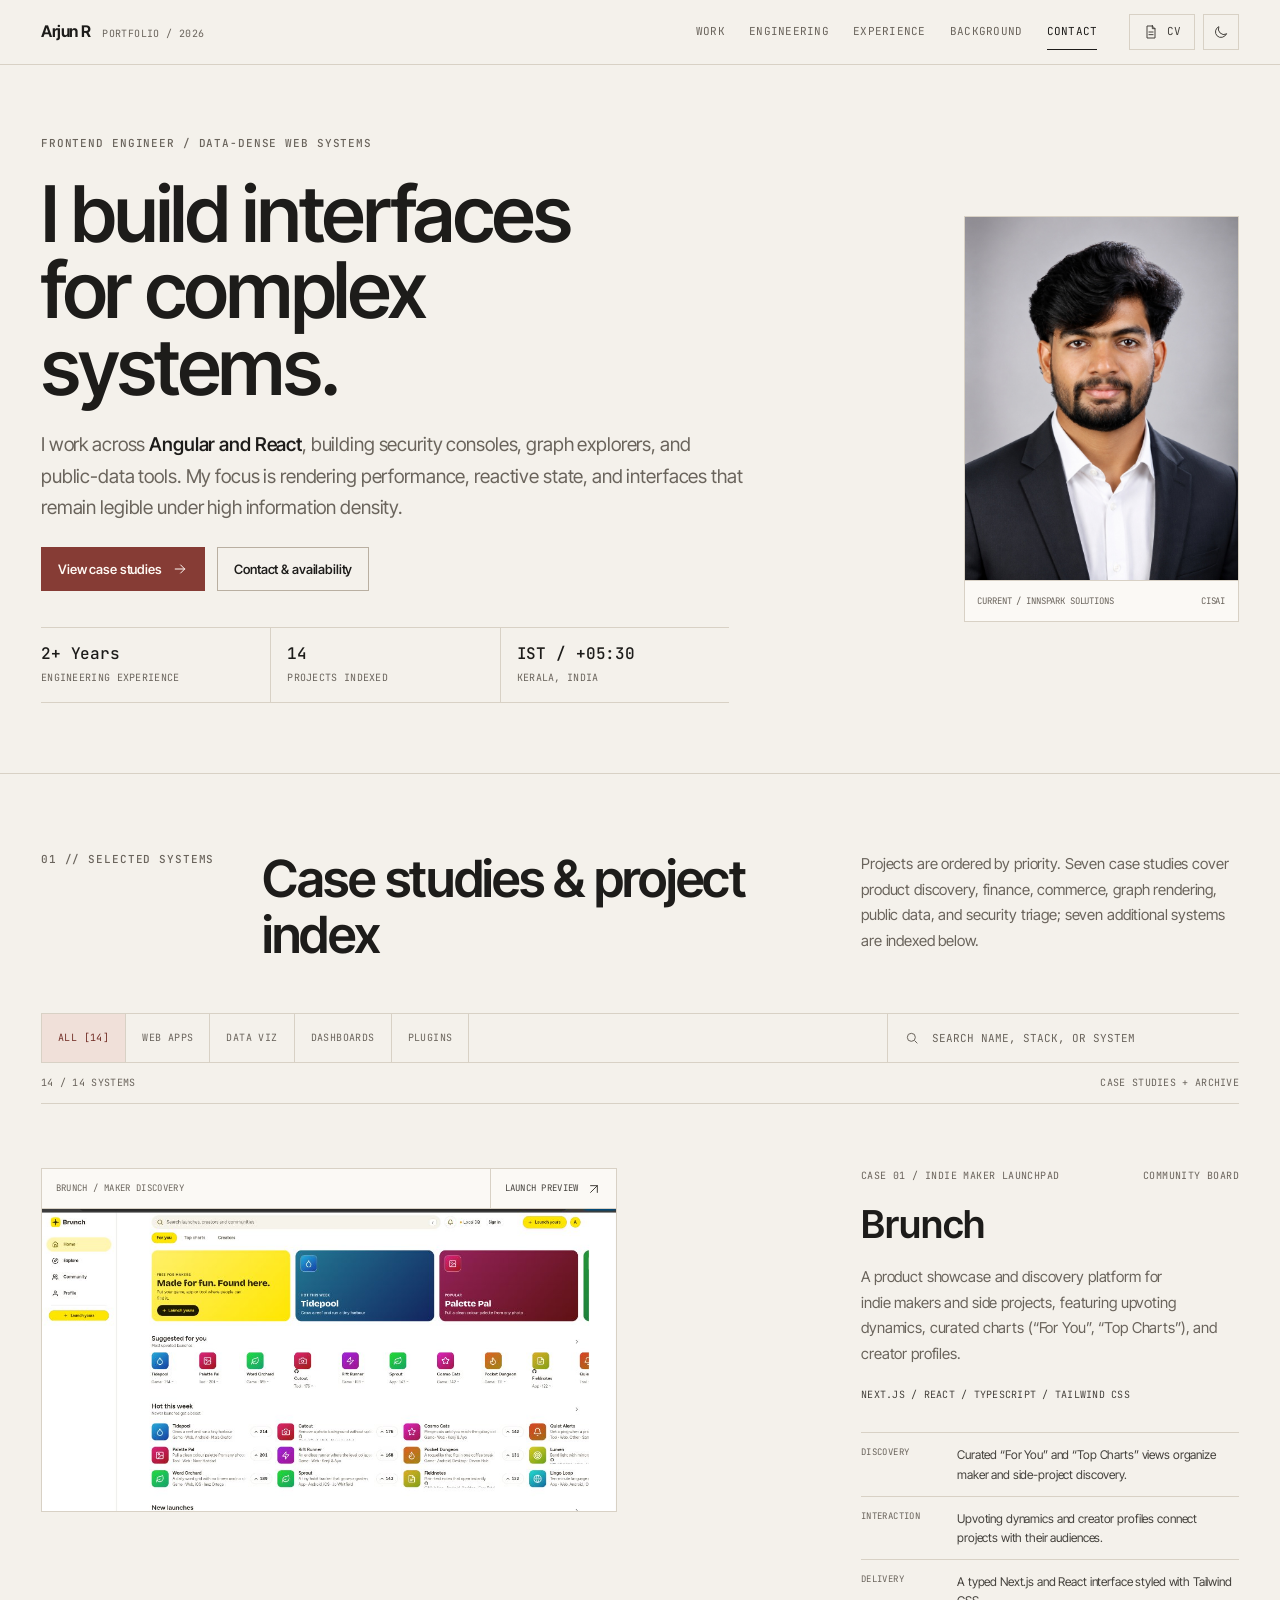
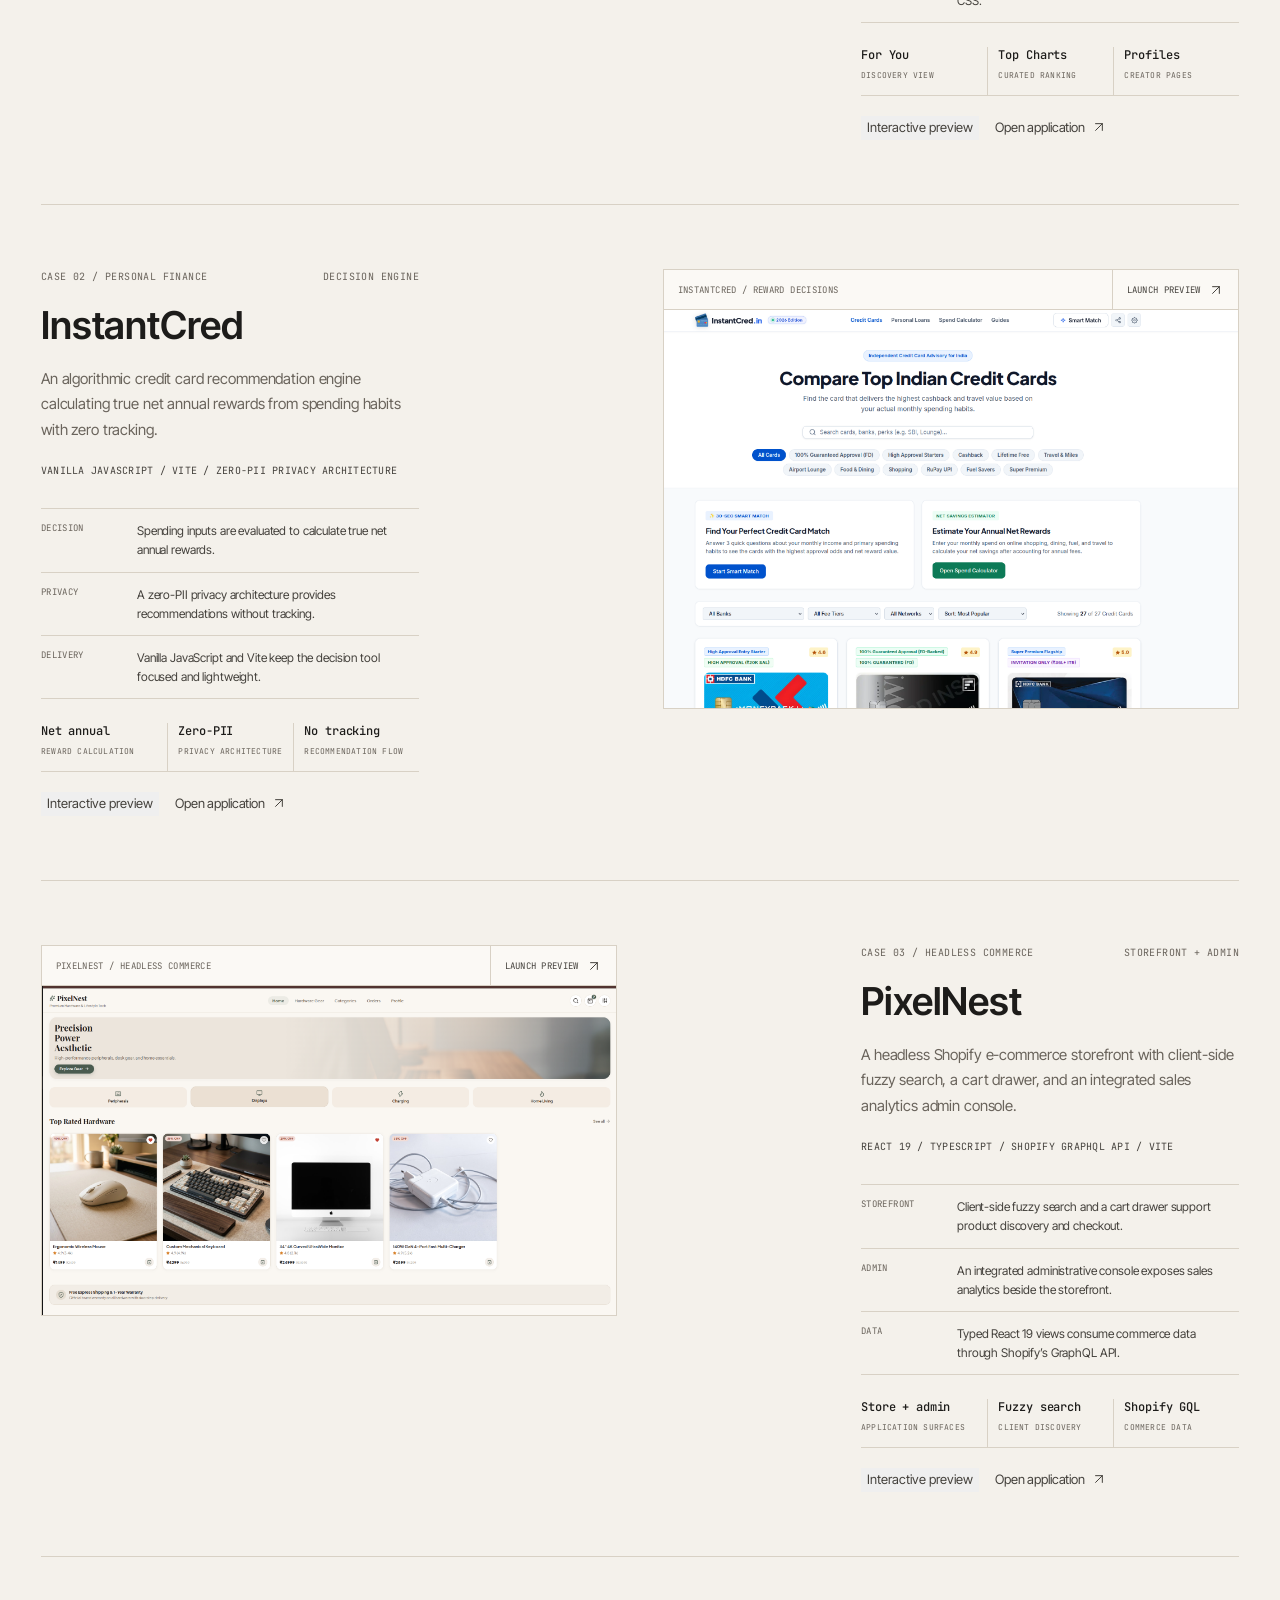
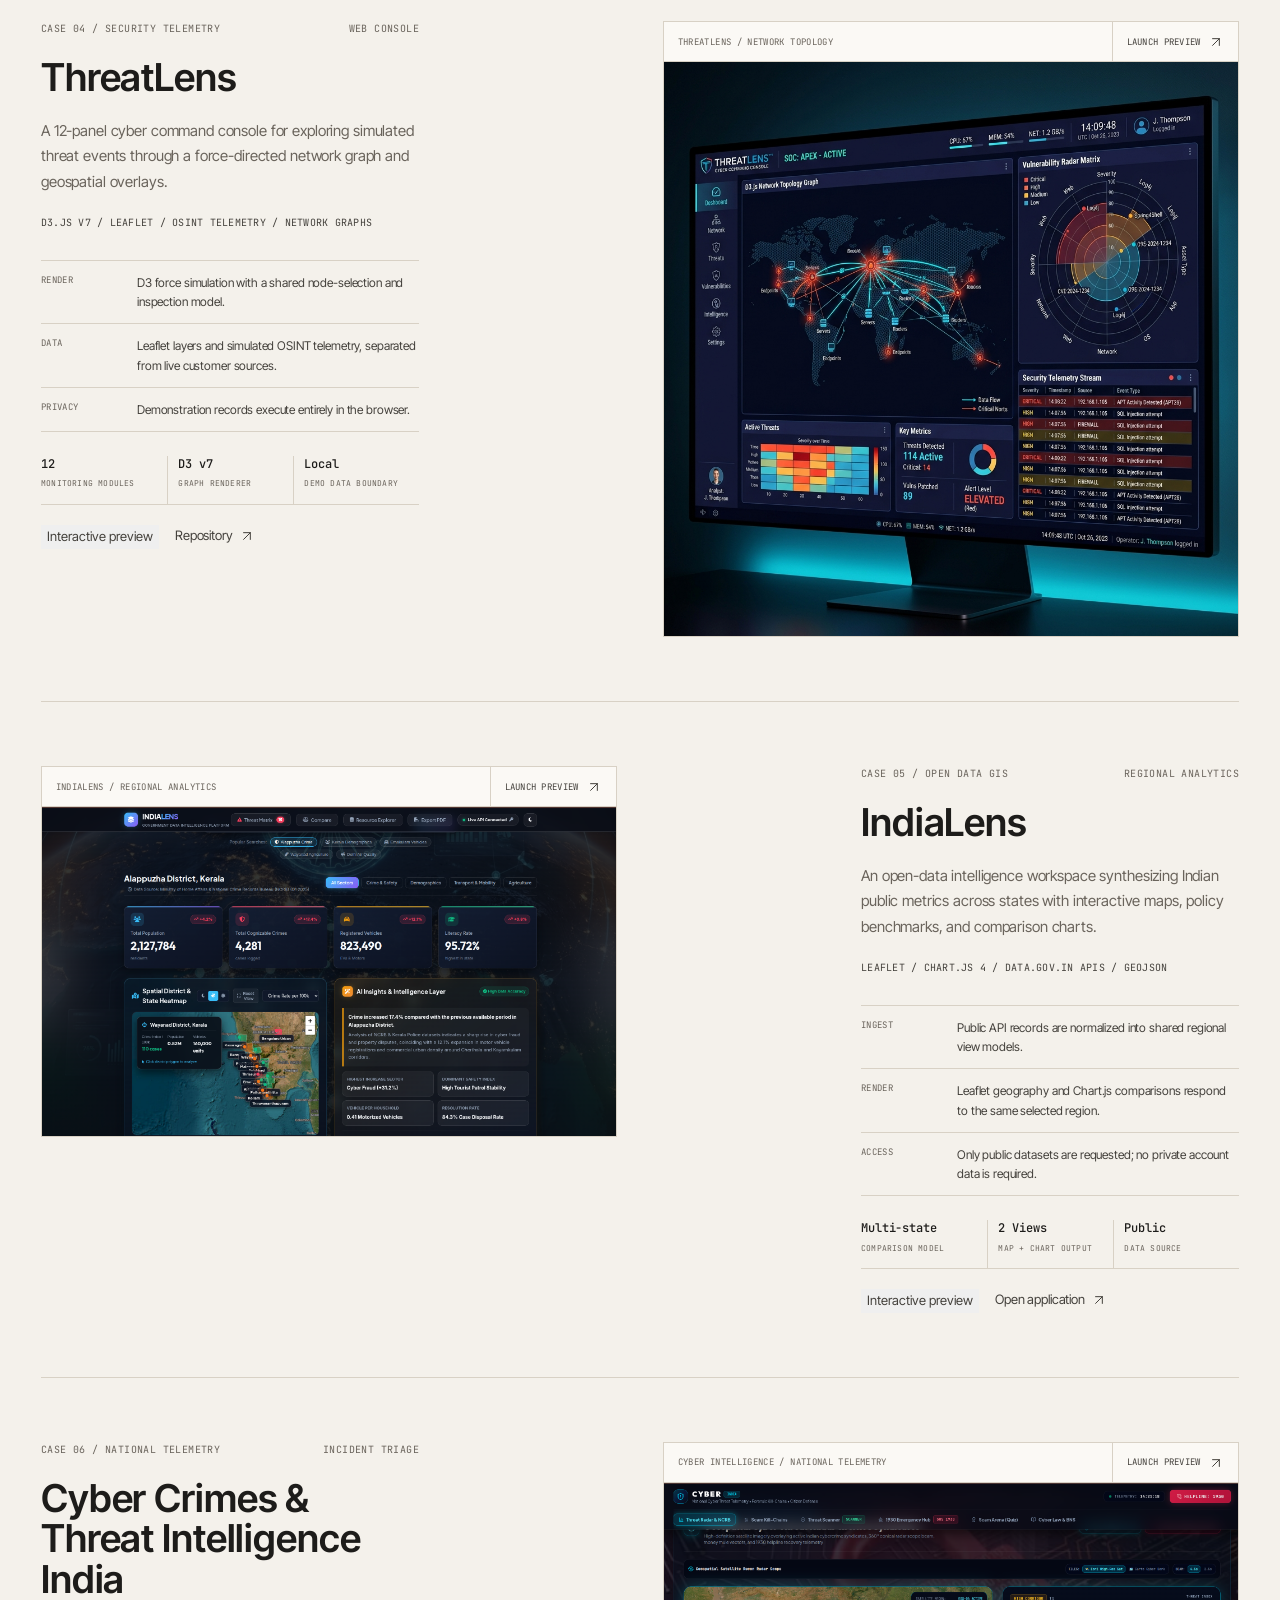
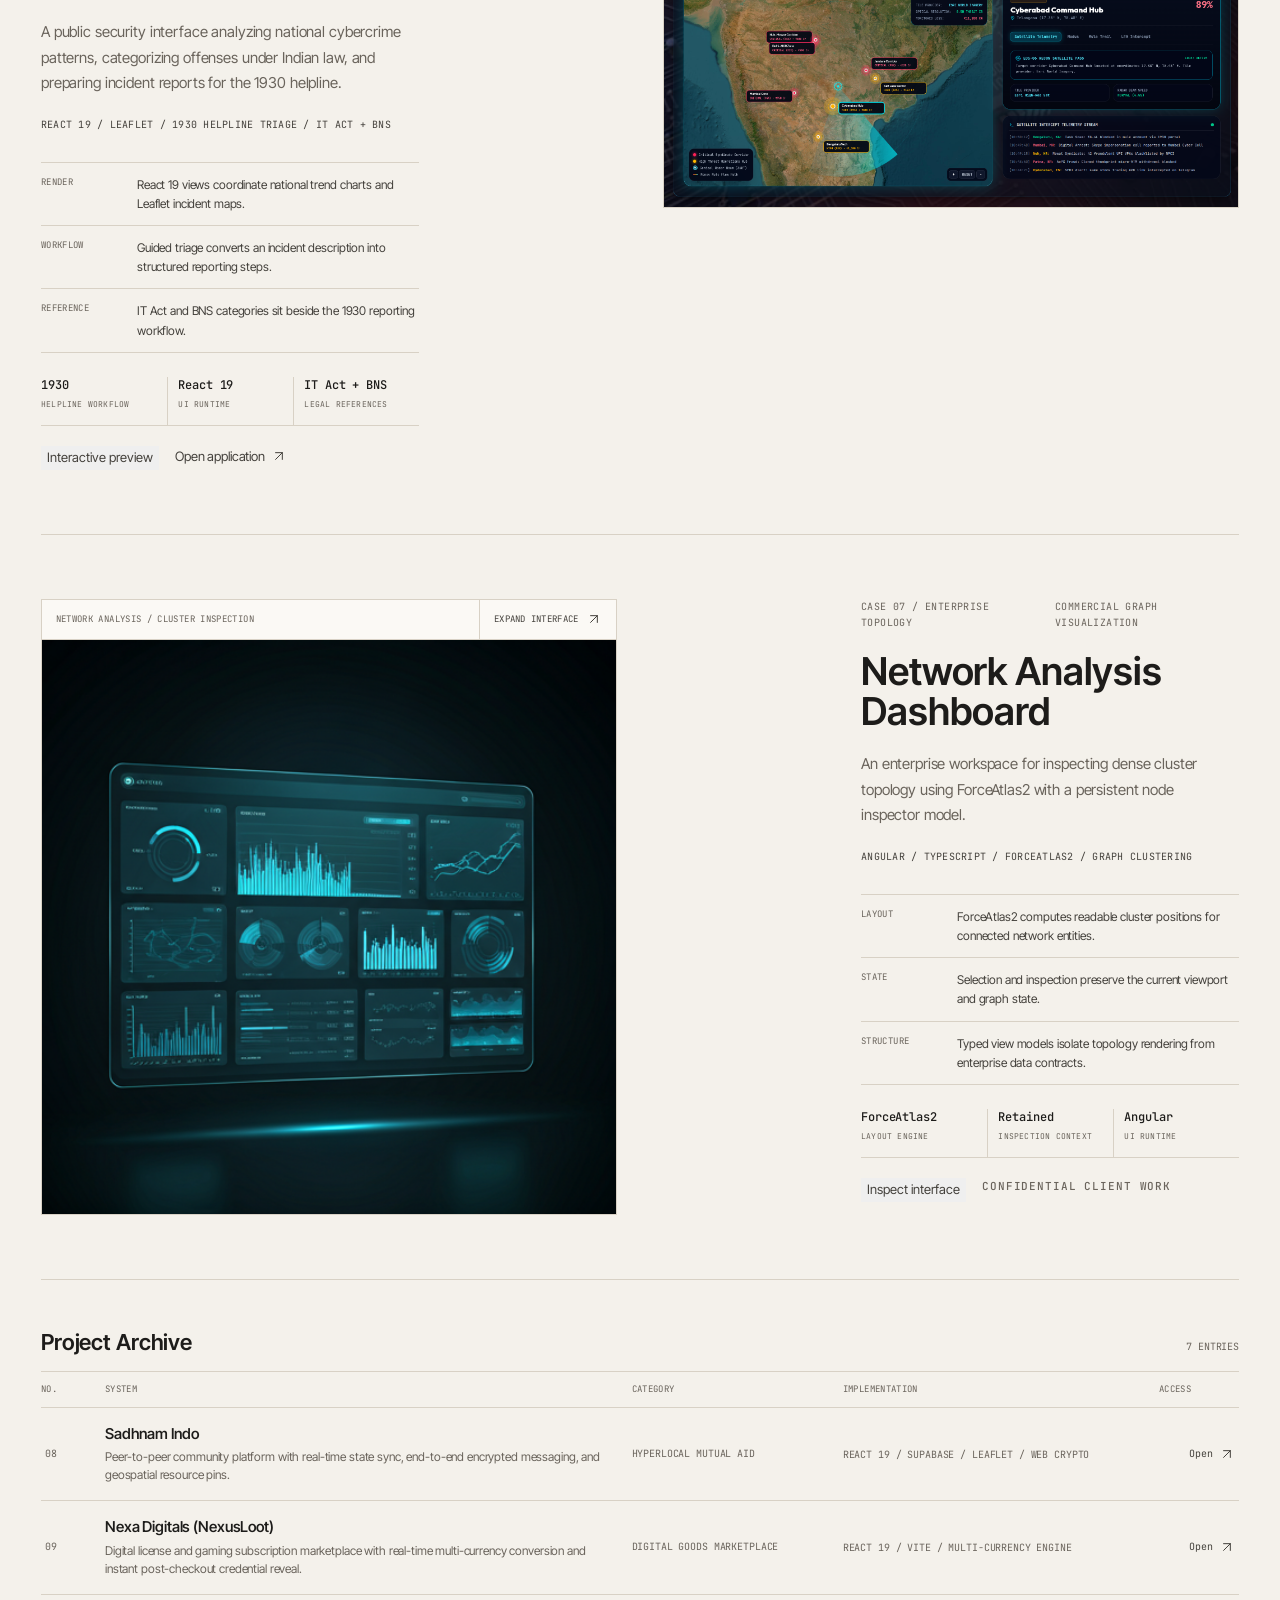
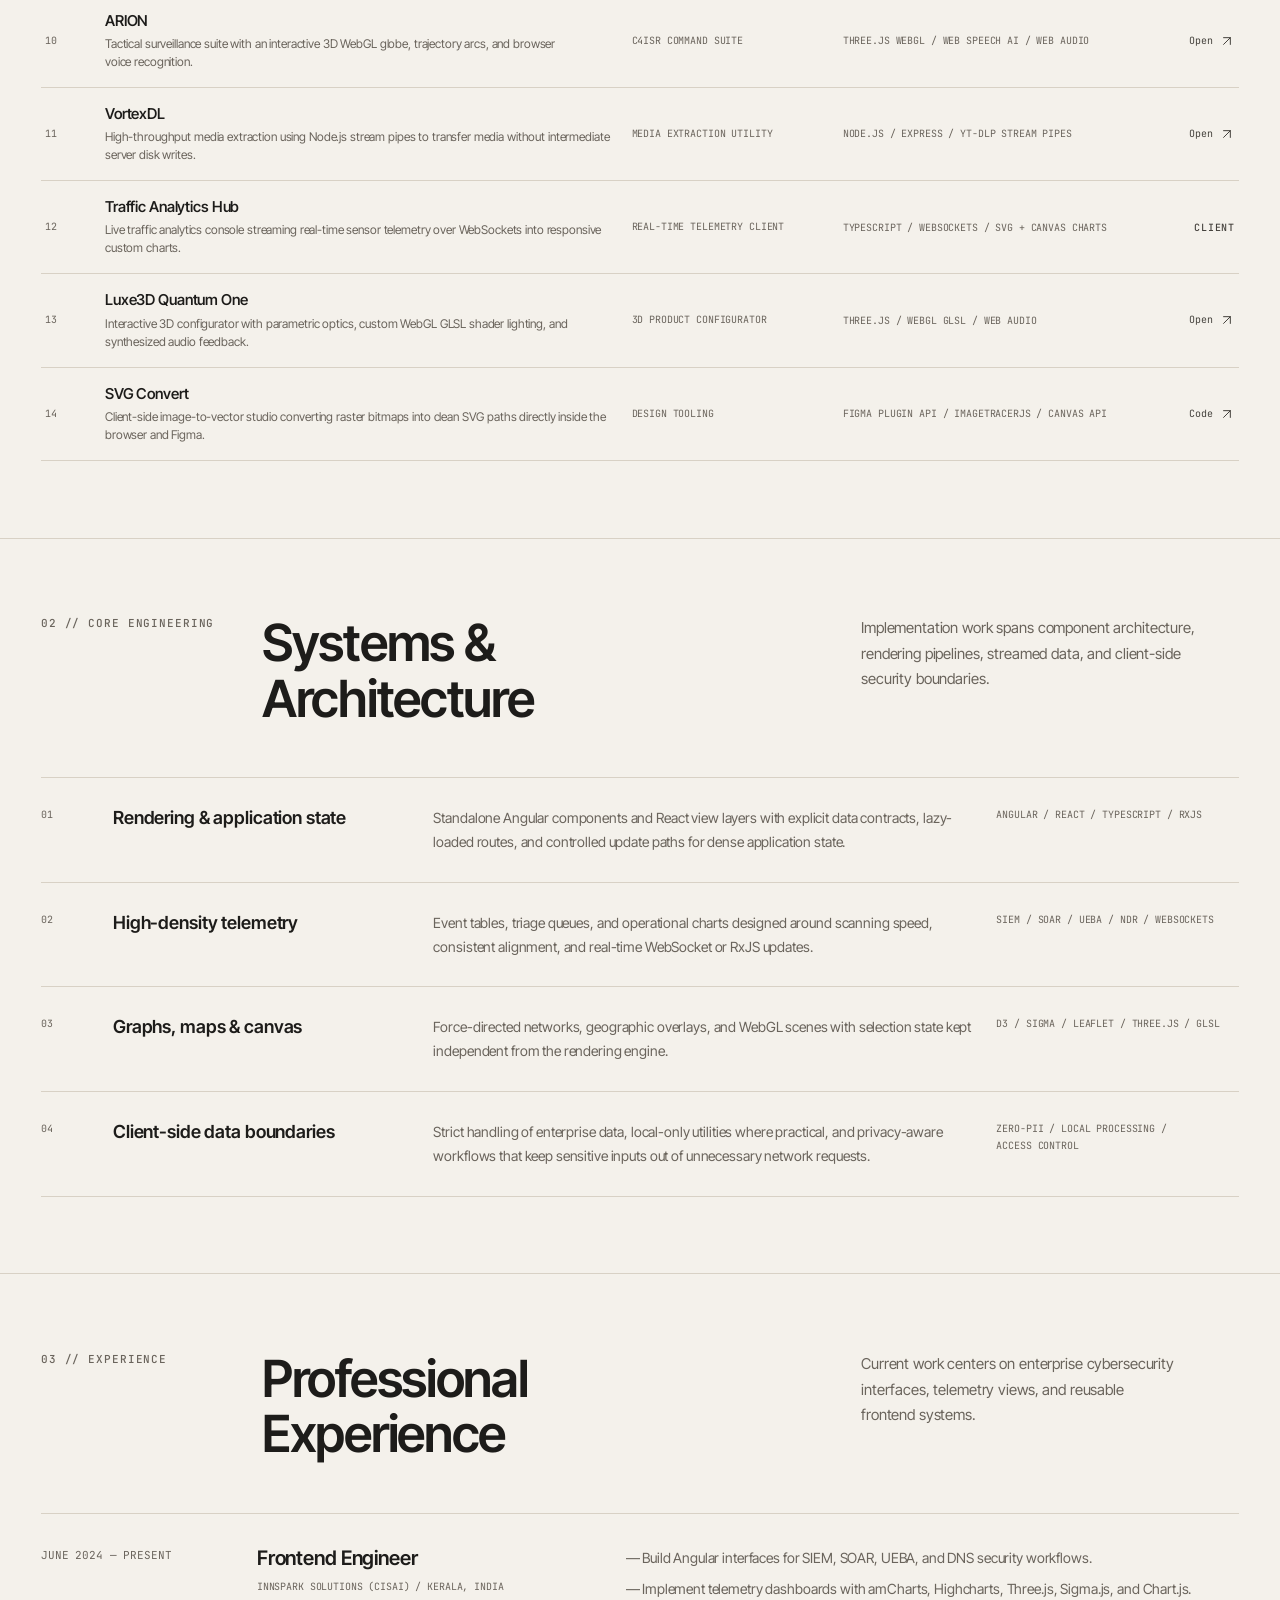
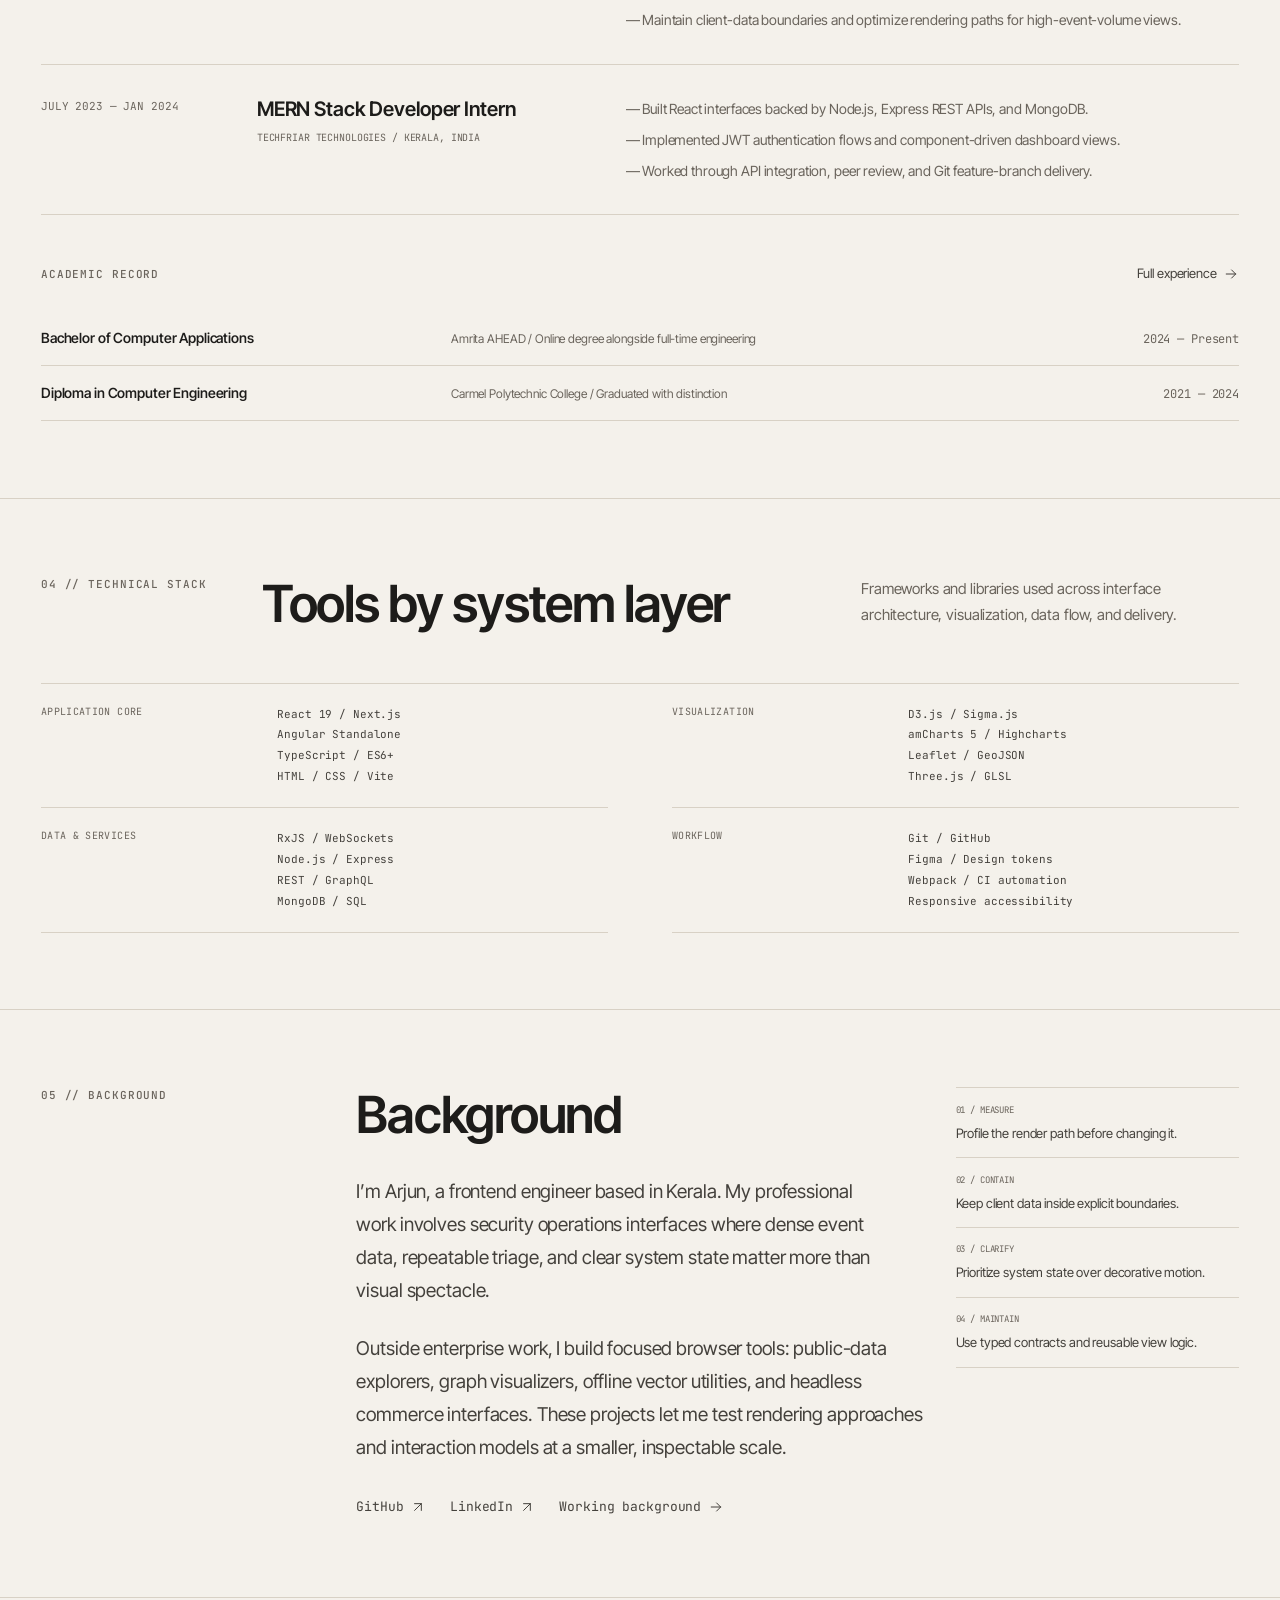
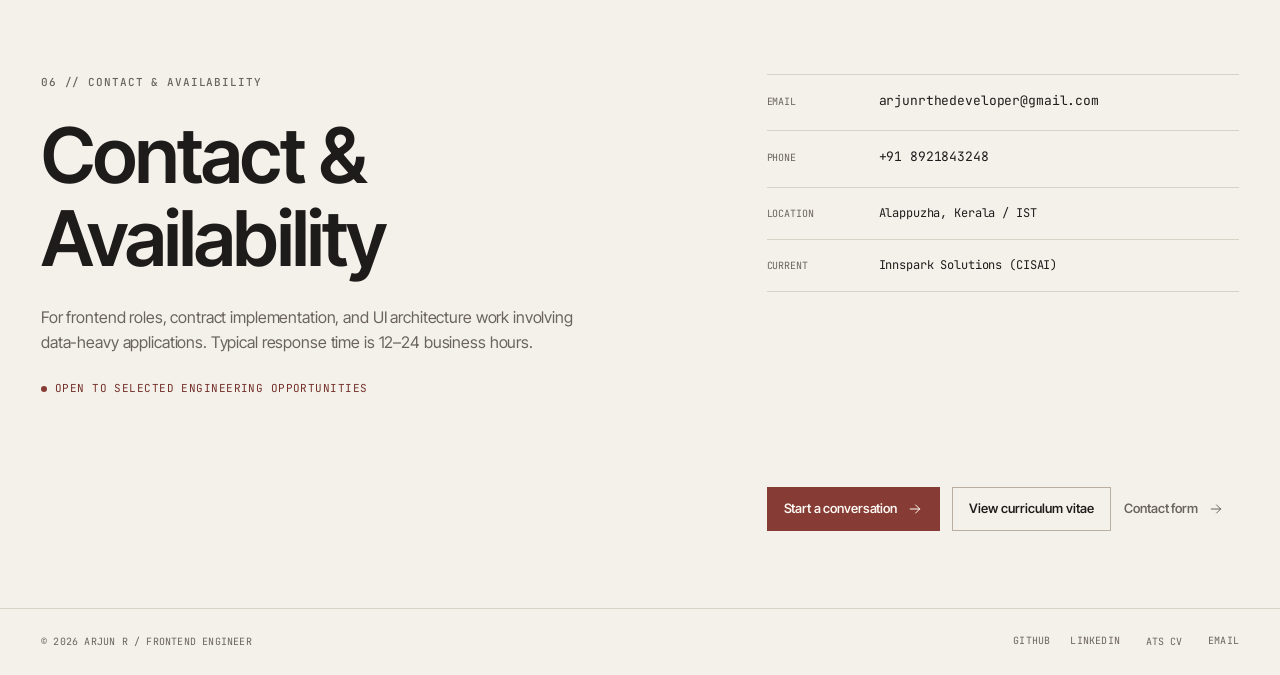
<file: index.html>
<!DOCTYPE html>
<html class="light" lang="en">
<head>
  <meta charset="utf-8">
  <meta name="viewport" content="width=device-width, initial-scale=1">
  <title>Arjun R — Frontend Engineer</title>
  <meta name="description" content="Frontend engineering by Arjun R: Angular and React applications, cybersecurity consoles, network visualization, and high-density telemetry interfaces.">
  <meta id="theme-color" name="theme-color" content="#f4f1eb">
  <link rel="preconnect" href="https://fonts.googleapis.com">
  <link rel="preconnect" href="https://fonts.gstatic.com" crossorigin>
  <link href="https://fonts.googleapis.com/css2?family=Inter+Tight:wght@400;500;600;700&family=JetBrains+Mono:wght@400;500&display=swap" rel="stylesheet">
  <link href="assets/custom.css" rel="stylesheet">
  <script>
    (function () {
      var saved = null;
      try { saved = localStorage.getItem('portfolio-theme'); } catch (error) {}
      var dark = saved ? saved === 'dark' : window.matchMedia('(prefers-color-scheme: dark)').matches;
      document.documentElement.classList.toggle('dark', dark);
      document.documentElement.classList.toggle('light', !dark);
    })();
  </script>
  <script src="assets/main.js" defer></script>
</head>
<body class="site-body">
  <a class="skip-link" href="#main-content">Skip to content</a>
  <svg aria-hidden="true" width="0" height="0" style="position:absolute;overflow:hidden">
    <symbol id="icon-arrow" viewBox="0 0 24 24"><path d="M5 12h14M13 6l6 6-6 6"/></symbol>
    <symbol id="icon-external" viewBox="0 0 24 24"><path d="M7 17 17 7M7 7h10v10"/></symbol>
    <symbol id="icon-file" viewBox="0 0 24 24"><path d="M14 3H6v18h12V7l-4-4Z M14 3v4h4M9 12h6M9 16h6"/></symbol>
    <symbol id="icon-search" viewBox="0 0 24 24"><circle cx="11" cy="11" r="6"/><path d="m16 16 4 4"/></symbol>
    <symbol id="icon-download" viewBox="0 0 24 24"><path d="M12 3v12M7 10l5 5 5-5M5 20h14"/></symbol>
    <symbol id="icon-close" viewBox="0 0 24 24"><path d="m6 6 12 12M18 6 6 18"/></symbol>
    <symbol id="icon-menu" viewBox="0 0 24 24"><path d="M4 7h16M4 12h16M4 17h16"/></symbol>
    <symbol id="icon-moon" viewBox="0 0 24 24"><path d="M20 15.2A8.5 8.5 0 0 1 8.8 4 8.5 8.5 0 1 0 20 15.2Z"/></symbol>
    <symbol id="icon-sun" viewBox="0 0 24 24"><circle cx="12" cy="12" r="3.5"/><path d="M12 2v2M12 20v2M4.9 4.9l1.4 1.4M17.7 17.7l1.4 1.4M2 12h2M20 12h2M4.9 19.1l1.4-1.4M17.7 6.3l1.4-1.4"/></symbol>
  </svg>

  <header class="site-header">
    <div class="shell header-inner">
      <a class="brand" href="#home" aria-label="Arjun R, home">
        <span>Arjun R</span>
        <span class="brand-meta">PORTFOLIO / 2026</span>
      </a>
      <nav id="site-nav" class="site-nav" aria-label="Primary navigation">
        <a class="nav-link" href="#work" data-nav="work">Work</a>
        <a class="nav-link" href="#capabilities" data-nav="capabilities">Engineering</a>
        <a class="nav-link" href="#experience" data-nav="experience">Experience</a>
        <a class="nav-link" href="#about" data-nav="about">Background</a>
        <a class="nav-link" href="#contact" data-nav="contact">Contact</a>
      </nav>
      <div class="header-actions">
        <button class="header-cv-button" type="button" data-resume="executive" aria-label="Open curriculum vitae">
          <svg aria-hidden="true"><use href="#icon-file"></use></svg>
          <span class="button-label">CV</span>
        </button>
        <button class="icon-button" type="button" data-theme-toggle aria-label="Switch to dark theme">
          <svg aria-hidden="true"><use data-theme-icon href="#icon-moon"></use></svg>
        </button>
        <button id="mobile-menu-button" class="menu-button" type="button" aria-label="Open navigation" aria-controls="site-nav" aria-expanded="false">
          <svg aria-hidden="true"><use data-menu-icon href="#icon-menu"></use></svg>
        </button>
      </div>
    </div>
  </header>

  <main id="main-content">
    <section id="home" class="shell hero" aria-labelledby="hero-title">
      <div class="hero-grid">
        <div class="hero-copy">
          <p class="eyebrow">Frontend Engineer / Data-dense web systems</p>
          <h1 id="hero-title" class="hero-title">I build interfaces for complex systems.</h1>
          <p class="hero-summary">
            I work across <strong>Angular and React</strong>, building security consoles, graph explorers, and public-data tools. My focus is rendering performance, reactive state, and interfaces that remain legible under high information density.
          </p>
          <div class="hero-actions">
            <a class="button button-primary" href="#work">View case studies <svg aria-hidden="true"><use href="#icon-arrow"></use></svg></a>
            <a class="button button-secondary" href="#contact">Contact &amp; availability</a>
          </div>
          <div class="metrics" aria-label="Portfolio summary">
            <div class="metric"><strong class="metric-value">2+ Years</strong><span class="metric-label">Engineering experience</span></div>
            <div class="metric"><strong class="metric-value">14</strong><span class="metric-label">Projects indexed</span></div>
            <div class="metric"><strong class="metric-value">IST / +05:30</strong><span class="metric-label">Kerala, India</span></div>
          </div>
        </div>
        <div class="hero-aside">
          <figure class="portrait">
            <img class="portrait-image" src="assets/images/profile_avatar.jpg" alt="Portrait of Arjun R" width="772" height="1024" fetchpriority="high">
            <figcaption><span>Current / Innspark Solutions</span><span>CISAI</span></figcaption>
          </figure>
        </div>
      </div>
    </section>

    <section id="work" class="shell section" aria-labelledby="work-title">
      <div class="section-heading">
        <p class="section-number">01 // Selected Systems</p>
        <h2 id="work-title" class="section-title">Case studies &amp; project index</h2>
        <p class="section-intro">Projects are ordered by priority. Seven case studies cover product discovery, finance, commerce, graph rendering, public data, and security triage; seven additional systems are indexed below.</p>
      </div>

      <div class="project-toolbar" aria-label="Project search and category filters">
        <div class="filter-list" role="group" aria-label="Filter projects by category">
          <button class="filter-button" type="button" data-filter="all" aria-pressed="true">ALL [14]</button>
          <button class="filter-button" type="button" data-filter="web" aria-pressed="false">WEB APPS</button>
          <button class="filter-button" type="button" data-filter="data" aria-pressed="false">DATA VIZ</button>
          <button class="filter-button" type="button" data-filter="ui" aria-pressed="false">DASHBOARDS</button>
          <button class="filter-button" type="button" data-filter="plugins" aria-pressed="false">PLUGINS</button>
        </div>
        <label class="project-search">
          <span class="sr-only">Search projects by name, technology, or keyword</span>
          <svg aria-hidden="true"><use href="#icon-search"></use></svg>
          <input id="project-search" type="search" placeholder="SEARCH NAME, STACK, OR SYSTEM" autocomplete="off" spellcheck="false">
        </label>
      </div>
      <div class="results-line">
        <span id="project-results-count" role="status" aria-live="polite">14 / 14 systems</span>
        <span>Case studies + archive</span>
      </div>

      <div id="featured-projects" class="featured-projects">
        <article class="case-study" data-project data-category="web ui" data-search="Brunch indie maker launchpad community board Next.js React TypeScript Tailwind CSS upvoting For You Top Charts creator profiles">
          <div class="case-copy">
            <div class="case-topline"><span>Case 01 / Indie maker launchpad</span><span>Community board</span></div>
            <h3 class="case-title">Brunch</h3>
            <p class="case-description">A product showcase and discovery platform for indie makers and side projects, featuring upvoting dynamics, curated charts (“For You”, “Top Charts”), and creator profiles.</p>
            <p class="stack-metadata">NEXT.JS / REACT / TYPESCRIPT / TAILWIND CSS</p>
            <dl class="architecture-list">
              <div class="architecture-row"><dt>Discovery</dt><dd>Curated “For You” and “Top Charts” views organize maker and side-project discovery.</dd></div>
              <div class="architecture-row"><dt>Interaction</dt><dd>Upvoting dynamics and creator profiles connect projects with their audiences.</dd></div>
              <div class="architecture-row"><dt>Delivery</dt><dd>A typed Next.js and React interface styled with Tailwind CSS.</dd></div>
            </dl>
            <div class="case-metrics" aria-label="Brunch implementation highlights">
              <div class="case-metric"><strong>For You</strong><span>Discovery view</span></div>
              <div class="case-metric"><strong>Top Charts</strong><span>Curated ranking</span></div>
              <div class="case-metric"><strong>Profiles</strong><span>Creator pages</span></div>
            </div>
            <div class="case-actions">
              <button class="text-link" type="button" data-preview data-preview-type="iframe" data-preview-url="https://brunch-4gts.vercel.app/" data-preview-title="Brunch — interactive preview">Interactive preview</button>
              <a class="text-link" href="https://brunch-4gts.vercel.app/" target="_blank" rel="noopener noreferrer">Open application <svg aria-hidden="true"><use href="#icon-external"></use></svg></a>
            </div>
          </div>
          <figure class="case-media preview-frame">
            <div class="preview-bar"><span>Brunch / Maker discovery</span><button class="preview-bar-button" type="button" data-preview data-preview-type="iframe" data-preview-url="https://brunch-4gts.vercel.app/" data-preview-title="Brunch — interactive preview">Launch preview <svg aria-hidden="true"><use href="#icon-external"></use></svg></button></div>
            <img class="preview-image" src="assets/images/brunch.jpg" alt="Brunch indie maker launchpad with project discovery and community charts" width="1024" height="539" loading="lazy">
          </figure>
        </article>

        <article class="case-study reverse" data-project data-category="web data" data-search="InstantCred personal finance decision engine Vanilla JavaScript Vite Zero PII privacy architecture credit card recommendations annual rewards spending zero tracking">
          <div class="case-copy">
            <div class="case-topline"><span>Case 02 / Personal finance</span><span>Decision engine</span></div>
            <h3 class="case-title">InstantCred</h3>
            <p class="case-description">An algorithmic credit card recommendation engine calculating true net annual rewards from spending habits with zero tracking.</p>
            <p class="stack-metadata">VANILLA JAVASCRIPT / VITE / ZERO-PII PRIVACY ARCHITECTURE</p>
            <dl class="architecture-list">
              <div class="architecture-row"><dt>Decision</dt><dd>Spending inputs are evaluated to calculate true net annual rewards.</dd></div>
              <div class="architecture-row"><dt>Privacy</dt><dd>A zero-PII privacy architecture provides recommendations without tracking.</dd></div>
              <div class="architecture-row"><dt>Delivery</dt><dd>Vanilla JavaScript and Vite keep the decision tool focused and lightweight.</dd></div>
            </dl>
            <div class="case-metrics" aria-label="InstantCred implementation highlights">
              <div class="case-metric"><strong>Net annual</strong><span>Reward calculation</span></div>
              <div class="case-metric"><strong>Zero-PII</strong><span>Privacy architecture</span></div>
              <div class="case-metric"><strong>No tracking</strong><span>Recommendation flow</span></div>
            </div>
            <div class="case-actions">
              <button class="text-link" type="button" data-preview data-preview-type="iframe" data-preview-url="https://www.instantcred.in/" data-preview-title="InstantCred — interactive preview">Interactive preview</button>
              <a class="text-link" href="https://www.instantcred.in/" target="_blank" rel="noopener noreferrer">Open application <svg aria-hidden="true"><use href="#icon-external"></use></svg></a>
            </div>
          </div>
          <figure class="case-media preview-frame">
            <div class="preview-bar"><span>InstantCred / Reward decisions</span><button class="preview-bar-button" type="button" data-preview data-preview-type="iframe" data-preview-url="https://www.instantcred.in/" data-preview-title="InstantCred — interactive preview">Launch preview <svg aria-hidden="true"><use href="#icon-external"></use></svg></button></div>
            <img class="preview-image" src="assets/images/instantcred.png" alt="InstantCred personal finance decision engine with credit card recommendations" width="1024" height="710" loading="lazy">
          </figure>
        </article>

        <article class="case-study" data-project data-category="web ui" data-search="PixelNest headless commerce admin portal React 19 TypeScript Shopify GraphQL API Vite fuzzy search cart drawer sales analytics">
          <div class="case-copy">
            <div class="case-topline"><span>Case 03 / Headless commerce</span><span>Storefront + admin</span></div>
            <h3 class="case-title">PixelNest</h3>
            <p class="case-description">A headless Shopify e-commerce storefront with client-side fuzzy search, a cart drawer, and an integrated sales analytics admin console.</p>
            <p class="stack-metadata">REACT 19 / TYPESCRIPT / SHOPIFY GRAPHQL API / VITE</p>
            <dl class="architecture-list">
              <div class="architecture-row"><dt>Storefront</dt><dd>Client-side fuzzy search and a cart drawer support product discovery and checkout.</dd></div>
              <div class="architecture-row"><dt>Admin</dt><dd>An integrated administrative console exposes sales analytics beside the storefront.</dd></div>
              <div class="architecture-row"><dt>Data</dt><dd>Typed React 19 views consume commerce data through Shopify’s GraphQL API.</dd></div>
            </dl>
            <div class="case-metrics" aria-label="PixelNest implementation highlights">
              <div class="case-metric"><strong>Store + admin</strong><span>Application surfaces</span></div>
              <div class="case-metric"><strong>Fuzzy search</strong><span>Client discovery</span></div>
              <div class="case-metric"><strong>Shopify GQL</strong><span>Commerce data</span></div>
            </div>
            <div class="case-actions">
              <button class="text-link" type="button" data-preview data-preview-type="iframe" data-preview-url="https://pixelnest-headless-shopify.vercel.app/" data-preview-title="PixelNest — interactive preview">Interactive preview</button>
              <a class="text-link" href="https://pixelnest-headless-shopify.vercel.app/" target="_blank" rel="noopener noreferrer">Open application <svg aria-hidden="true"><use href="#icon-external"></use></svg></a>
            </div>
          </div>
          <figure class="case-media preview-frame">
            <div class="preview-bar"><span>PixelNest / Headless commerce</span><button class="preview-bar-button" type="button" data-preview data-preview-type="iframe" data-preview-url="https://pixelnest-headless-shopify.vercel.app/" data-preview-title="PixelNest — interactive preview">Launch preview <svg aria-hidden="true"><use href="#icon-external"></use></svg></button></div>
            <img class="preview-image" src="assets/images/pixelnest.png" alt="PixelNest headless Shopify storefront and sales analytics admin portal" width="1024" height="586" loading="lazy">
          </figure>
        </article>

        <article class="case-study reverse" data-project data-category="ui data" data-search="ThreatLens security telemetry web console cyber command D3.js v7 Leaflet OSINT telemetry network graphs 12 panels simulated threat events force directed geospatial">
          <div class="case-copy">
            <div class="case-topline"><span>Case 04 / Security telemetry</span><span>Web console</span></div>
            <h3 class="case-title">ThreatLens</h3>
            <p class="case-description">A 12-panel cyber command console for exploring simulated threat events through a force-directed network graph and geospatial overlays.</p>
            <p class="stack-metadata">D3.JS V7 / LEAFLET / OSINT TELEMETRY / NETWORK GRAPHS</p>
            <dl class="architecture-list">
              <div class="architecture-row"><dt>Render</dt><dd>D3 force simulation with a shared node-selection and inspection model.</dd></div>
              <div class="architecture-row"><dt>Data</dt><dd>Leaflet layers and simulated OSINT telemetry, separated from live customer sources.</dd></div>
              <div class="architecture-row"><dt>Privacy</dt><dd>Demonstration records execute entirely in the browser.</dd></div>
            </dl>
            <div class="case-metrics" aria-label="ThreatLens implementation metrics">
              <div class="case-metric"><strong>12</strong><span>Monitoring modules</span></div>
              <div class="case-metric"><strong>D3 v7</strong><span>Graph renderer</span></div>
              <div class="case-metric"><strong>Local</strong><span>Demo data boundary</span></div>
            </div>
            <div class="case-actions">
              <button class="text-link" type="button" data-preview data-preview-type="iframe" data-preview-url="https://threatlens-jade.vercel.app/" data-preview-title="ThreatLens — interactive preview">Interactive preview</button>
              <a class="text-link" href="https://github.com/Arjunrajan250/ThreatLens" target="_blank" rel="noopener noreferrer">Repository <svg aria-hidden="true"><use href="#icon-external"></use></svg></a>
            </div>
          </div>
          <figure class="case-media preview-frame">
            <div class="preview-bar"><span>ThreatLens / Network topology</span><button class="preview-bar-button" type="button" data-preview data-preview-type="iframe" data-preview-url="https://threatlens-jade.vercel.app/" data-preview-title="ThreatLens — interactive preview">Launch preview <svg aria-hidden="true"><use href="#icon-external"></use></svg></button></div>
            <img class="preview-image" src="assets/images/threatlens.png" alt="ThreatLens cybersecurity console showing network topology and monitoring panels" width="1024" height="1024" loading="lazy">
          </figure>
        </article>

        <article class="case-study" data-project data-category="data web" data-search="IndiaLens open data GIS regional analytics government public metrics Data.gov.in APIs Leaflet Chart.js 4 GeoJSON policy benchmarks state comparison interactive maps">
          <div class="case-copy">
            <div class="case-topline"><span>Case 05 / Open data GIS</span><span>Regional analytics</span></div>
            <h3 class="case-title">IndiaLens</h3>
            <p class="case-description">An open-data intelligence workspace synthesizing Indian public metrics across states with interactive maps, policy benchmarks, and comparison charts.</p>
            <p class="stack-metadata">LEAFLET / CHART.JS 4 / DATA.GOV.IN APIS / GEOJSON</p>
            <dl class="architecture-list">
              <div class="architecture-row"><dt>Ingest</dt><dd>Public API records are normalized into shared regional view models.</dd></div>
              <div class="architecture-row"><dt>Render</dt><dd>Leaflet geography and Chart.js comparisons respond to the same selected region.</dd></div>
              <div class="architecture-row"><dt>Access</dt><dd>Only public datasets are requested; no private account data is required.</dd></div>
            </dl>
            <div class="case-metrics" aria-label="IndiaLens implementation metrics">
              <div class="case-metric"><strong>Multi-state</strong><span>Comparison model</span></div>
              <div class="case-metric"><strong>2 Views</strong><span>Map + chart output</span></div>
              <div class="case-metric"><strong>Public</strong><span>Data source</span></div>
            </div>
            <div class="case-actions">
              <button class="text-link" type="button" data-preview data-preview-type="iframe" data-preview-url="https://indialens.vercel.app" data-preview-title="IndiaLens — interactive preview">Interactive preview</button>
              <a class="text-link" href="https://indialens.vercel.app" target="_blank" rel="noopener noreferrer">Open application <svg aria-hidden="true"><use href="#icon-external"></use></svg></a>
            </div>
          </div>
          <figure class="case-media preview-frame">
            <div class="preview-bar"><span>IndiaLens / Regional analytics</span><button class="preview-bar-button" type="button" data-preview data-preview-type="iframe" data-preview-url="https://indialens.vercel.app" data-preview-title="IndiaLens — interactive preview">Launch preview <svg aria-hidden="true"><use href="#icon-external"></use></svg></button></div>
            <img class="preview-image" src="assets/images/indialens.png" alt="IndiaLens public-data dashboard with Indian map and regional charts" width="1024" height="587" loading="lazy">
          </figure>
        </article>

        <article class="case-study reverse" data-project data-category="data web ui" data-search="Cyber Crimes Threat Intelligence India national telemetry incident triage React 19 Leaflet 1930 helpline IT Act BNS cybercrime patterns Indian law incident reports scanner">
          <div class="case-copy">
            <div class="case-topline"><span>Case 06 / National telemetry</span><span>Incident triage</span></div>
            <h3 class="case-title">Cyber Crimes &amp; Threat Intelligence India</h3>
            <p class="case-description">A public security interface analyzing national cybercrime patterns, categorizing offenses under Indian law, and preparing incident reports for the 1930 helpline.</p>
            <p class="stack-metadata">REACT 19 / LEAFLET / 1930 HELPLINE TRIAGE / IT ACT + BNS</p>
            <dl class="architecture-list">
              <div class="architecture-row"><dt>Render</dt><dd>React 19 views coordinate national trend charts and Leaflet incident maps.</dd></div>
              <div class="architecture-row"><dt>Workflow</dt><dd>Guided triage converts an incident description into structured reporting steps.</dd></div>
              <div class="architecture-row"><dt>Reference</dt><dd>IT Act and BNS categories sit beside the 1930 reporting workflow.</dd></div>
            </dl>
            <div class="case-metrics" aria-label="Cyber Threat Intelligence implementation metrics">
              <div class="case-metric"><strong>1930</strong><span>Helpline workflow</span></div>
              <div class="case-metric"><strong>React 19</strong><span>UI runtime</span></div>
              <div class="case-metric"><strong>IT Act + BNS</strong><span>Legal references</span></div>
            </div>
            <div class="case-actions">
              <button class="text-link" type="button" data-preview data-preview-type="iframe" data-preview-url="https://cyber-threat-intelligence-india.vercel.app" data-preview-title="Cyber Crimes and Threat Intelligence India — interactive preview">Interactive preview</button>
              <a class="text-link" href="https://cyber-threat-intelligence-india.vercel.app" target="_blank" rel="noopener noreferrer">Open application <svg aria-hidden="true"><use href="#icon-external"></use></svg></a>
            </div>
          </div>
          <figure class="case-media preview-frame">
            <div class="preview-bar"><span>Cyber Intelligence / National telemetry</span><button class="preview-bar-button" type="button" data-preview data-preview-type="iframe" data-preview-url="https://cyber-threat-intelligence-india.vercel.app" data-preview-title="Cyber Crimes and Threat Intelligence India — interactive preview">Launch preview <svg aria-hidden="true"><use href="#icon-external"></use></svg></button></div>
            <img class="preview-image" src="assets/images/cyber_threat_intel.png" alt="Cyber Crimes and Threat Intelligence India dashboard with crime trends and triage tools" width="1024" height="578" loading="lazy">
          </figure>
        </article>

        <article class="case-study" data-project data-category="data ui" data-search="Network Analysis Dashboard enterprise topology graph visualization commercial Angular TypeScript ForceAtlas2 graph clustering dense cluster persistent node inspector">
          <div class="case-copy">
            <div class="case-topline"><span>Case 07 / Enterprise topology</span><span>Commercial graph visualization</span></div>
            <h3 class="case-title">Network Analysis Dashboard</h3>
            <p class="case-description">An enterprise workspace for inspecting dense cluster topology using ForceAtlas2 with a persistent node inspector model.</p>
            <p class="stack-metadata">ANGULAR / TYPESCRIPT / FORCEATLAS2 / GRAPH CLUSTERING</p>
            <dl class="architecture-list">
              <div class="architecture-row"><dt>Layout</dt><dd>ForceAtlas2 computes readable cluster positions for connected network entities.</dd></div>
              <div class="architecture-row"><dt>State</dt><dd>Selection and inspection preserve the current viewport and graph state.</dd></div>
              <div class="architecture-row"><dt>Structure</dt><dd>Typed view models isolate topology rendering from enterprise data contracts.</dd></div>
            </dl>
            <div class="case-metrics" aria-label="Network Analysis Dashboard implementation metrics">
              <div class="case-metric"><strong>ForceAtlas2</strong><span>Layout engine</span></div>
              <div class="case-metric"><strong>Retained</strong><span>Inspection context</span></div>
              <div class="case-metric"><strong>Angular</strong><span>UI runtime</span></div>
            </div>
            <div class="case-actions">
              <button class="text-link" type="button" data-preview data-preview-type="image" data-preview-url="assets/images/img_cbd9d91170.jpg" data-preview-title="Network Analysis Dashboard — interface preview">Inspect interface</button>
              <span class="meta-label">Confidential client work</span>
            </div>
          </div>
          <figure class="case-media preview-frame">
            <div class="preview-bar"><span>Network Analysis / Cluster inspection</span><button class="preview-bar-button" type="button" data-preview data-preview-type="image" data-preview-url="assets/images/img_cbd9d91170.jpg" data-preview-title="Network Analysis Dashboard — interface preview">Expand interface <svg aria-hidden="true"><use href="#icon-external"></use></svg></button></div>
            <img class="preview-image" src="assets/images/img_cbd9d91170.jpg" alt="Enterprise Network Analysis Dashboard showing a cluster graph and node inspector" width="512" height="512" loading="lazy">
          </figure>
        </article>
      </div>

      <div id="project-archive" class="archive" aria-labelledby="archive-title">
        <div class="archive-heading">
          <h3 id="archive-title" class="archive-title">Project Archive</h3>
          <span id="archive-count" class="archive-count">7 entries</span>
        </div>
        <div class="archive-columns" aria-hidden="true"><span>No.</span><span>System</span><span>Category</span><span>Implementation</span><span>Access</span></div>
        <div id="archive-rows">
          <article class="archive-row" data-project data-category="web" data-search="Sadhnam Indo hyperlocal P2P mutual aid React 19 Supabase Leaflet Web Crypto API real time state sync end to end encrypted messaging geospatial resource pins">
            <span class="archive-number">08</span>
            <div class="archive-project"><h4 class="archive-name">Sadhnam Indo</h4><p class="archive-summary">Peer-to-peer community platform with real-time state sync, end-to-end encrypted messaging, and geospatial resource pins.</p></div>
            <span class="archive-category">Hyperlocal mutual aid</span><span class="archive-stack">REACT 19 / SUPABASE / LEAFLET / WEB CRYPTO</span>
            <a class="archive-link text-link" href="https://sadhnam-indo.vercel.app/" target="_blank" rel="noopener noreferrer" aria-label="Open Sadhnam Indo">Open <svg aria-hidden="true"><use href="#icon-external"></use></svg></a>
          </article>
          <article class="archive-row" data-project data-category="web ui" data-search="Nexa Digitals NexusLoot digital goods marketplace React 19 Vite multi currency engine licenses gaming subscriptions real time conversion instant post checkout credential reveal">
            <span class="archive-number">09</span>
            <div class="archive-project"><h4 class="archive-name">Nexa Digitals (NexusLoot)</h4><p class="archive-summary">Digital license and gaming subscription marketplace with real-time multi-currency conversion and instant post-checkout credential reveal.</p></div>
            <span class="archive-category">Digital goods marketplace</span><span class="archive-stack">REACT 19 / VITE / MULTI-CURRENCY ENGINE</span>
            <a class="archive-link text-link" href="https://nexusloot.vercel.app/" target="_blank" rel="noopener noreferrer" aria-label="Open Nexa Digitals NexusLoot">Open <svg aria-hidden="true"><use href="#icon-external"></use></svg></a>
          </article>
          <article class="archive-row" data-project data-category="ui data" data-search="ARION C4ISR tactical command suite Three.js WebGL Web Speech AI Web Audio API tactical surveillance interactive 3D globe trajectory arcs browser voice recognition">
            <span class="archive-number">10</span>
            <div class="archive-project"><h4 class="archive-name">ARION</h4><p class="archive-summary">Tactical surveillance suite with an interactive 3D WebGL globe, trajectory arcs, and browser voice recognition.</p></div>
            <span class="archive-category">C4ISR command suite</span><span class="archive-stack">THREE.JS WEBGL / WEB SPEECH AI / WEB AUDIO</span>
            <a class="archive-link text-link" href="https://arion-aju.vercel.app/" target="_blank" rel="noopener noreferrer" aria-label="Open ARION">Open <svg aria-hidden="true"><use href="#icon-external"></use></svg></a>
          </article>
          <article class="archive-row" data-project data-category="web" data-search="VortexDL media extraction utility high throughput Node.js Express yt-dlp stream pipes media transfer no intermediate server disk writes">
            <span class="archive-number">11</span>
            <div class="archive-project"><h4 class="archive-name">VortexDL</h4><p class="archive-summary">High-throughput media extraction using Node.js stream pipes to transfer media without intermediate server disk writes.</p></div>
            <span class="archive-category">Media extraction utility</span><span class="archive-stack">NODE.JS / EXPRESS / YT-DLP STREAM PIPES</span>
            <a class="archive-link text-link" href="https://938752.vercel.app/" target="_blank" rel="noopener noreferrer" aria-label="Open VortexDL">Open <svg aria-hidden="true"><use href="#icon-external"></use></svg></a>
          </article>
          <article class="archive-row" data-project data-category="data ui" data-search="Traffic Analytics Hub real time telemetry client commercial TypeScript WebSockets custom SVG Canvas charts sensor telemetry">
            <span class="archive-number">12</span>
            <div class="archive-project"><h4 class="archive-name">Traffic Analytics Hub</h4><p class="archive-summary">Live traffic analytics console streaming real-time sensor telemetry over WebSockets into responsive custom charts.</p></div>
            <span class="archive-category">Real-time telemetry client</span><span class="archive-stack">TYPESCRIPT / WEBSOCKETS / SVG + CANVAS CHARTS</span>
            <span class="archive-link meta-label">Client</span>
          </article>
          <article class="archive-row" data-project data-category="ui" data-search="Luxe3D Quantum One 3D product configurator Three.js WebGL GLSL shaders Web Audio API parametric optics lighting synthesized audio feedback">
            <span class="archive-number">13</span>
            <div class="archive-project"><h4 class="archive-name">Luxe3D Quantum One</h4><p class="archive-summary">Interactive 3D configurator with parametric optics, custom WebGL GLSL shader lighting, and synthesized audio feedback.</p></div>
            <span class="archive-category">3D product configurator</span><span class="archive-stack">THREE.JS / WEBGL GLSL / WEB AUDIO</span>
            <a class="archive-link text-link" href="https://interactive-3d-showcase.vercel.app/" target="_blank" rel="noopener noreferrer" aria-label="Open Luxe3D Quantum One">Open <svg aria-hidden="true"><use href="#icon-external"></use></svg></a>
          </article>
          <article class="archive-row" data-project data-category="plugins" data-search="SVG Convert design tooling Figma Plugin Studio Figma Plugin API ImageTracerJS Canvas API image to vector raster bitmap clean SVG paths browser Figma">
            <span class="archive-number">14</span>
            <div class="archive-project"><h4 class="archive-name">SVG Convert</h4><p class="archive-summary">Client-side image-to-vector studio converting raster bitmaps into clean SVG paths directly inside the browser and Figma.</p></div>
            <span class="archive-category">Design tooling</span><span class="archive-stack">FIGMA PLUGIN API / IMAGETRACERJS / CANVAS API</span>
            <a class="archive-link text-link" href="https://github.com/Arjunrajan250" target="_blank" rel="noopener noreferrer" aria-label="Open Arjun R GitHub profile for SVG Convert">Code <svg aria-hidden="true"><use href="#icon-external"></use></svg></a>
          </article>
        </div>
      </div>
      <p id="no-project-results" class="no-results" hidden>No projects match the current filter and search query. <button class="text-link" type="button" data-clear-filters>Reset filters</button></p>
    </section>

    <section id="capabilities" class="shell section" aria-labelledby="capabilities-title">
      <div class="section-heading">
        <p class="section-number">02 // Core Engineering</p>
        <h2 id="capabilities-title" class="section-title">Systems &amp; Architecture</h2>
        <p class="section-intro">Implementation work spans component architecture, rendering pipelines, streamed data, and client-side security boundaries.</p>
      </div>
      <div class="core-list">
        <article class="core-row"><span class="core-number">01</span><h3 class="core-title">Rendering &amp; application state</h3><p class="core-description">Standalone Angular components and React view layers with explicit data contracts, lazy-loaded routes, and controlled update paths for dense application state.</p><p class="core-tools">ANGULAR / REACT / TYPESCRIPT / RXJS</p></article>
        <article class="core-row"><span class="core-number">02</span><h3 class="core-title">High-density telemetry</h3><p class="core-description">Event tables, triage queues, and operational charts designed around scanning speed, consistent alignment, and real-time WebSocket or RxJS updates.</p><p class="core-tools">SIEM / SOAR / UEBA / NDR / WEBSOCKETS</p></article>
        <article class="core-row"><span class="core-number">03</span><h3 class="core-title">Graphs, maps &amp; canvas</h3><p class="core-description">Force-directed networks, geographic overlays, and WebGL scenes with selection state kept independent from the rendering engine.</p><p class="core-tools">D3 / SIGMA / LEAFLET / THREE.JS / GLSL</p></article>
        <article class="core-row"><span class="core-number">04</span><h3 class="core-title">Client-side data boundaries</h3><p class="core-description">Strict handling of enterprise data, local-only utilities where practical, and privacy-aware workflows that keep sensitive inputs out of unnecessary network requests.</p><p class="core-tools">ZERO-PII / LOCAL PROCESSING / ACCESS CONTROL</p></article>
      </div>
    </section>

    <section id="experience" class="shell section" aria-labelledby="experience-title">
      <div class="section-heading">
        <p class="section-number">03 // Experience</p>
        <h2 id="experience-title" class="section-title">Professional Experience</h2>
        <p class="section-intro">Current work centers on enterprise cybersecurity interfaces, telemetry views, and reusable frontend systems.</p>
      </div>
      <div class="work-list">
        <article class="work-entry">
          <time class="work-date" datetime="2024-06">June 2024 — Present</time>
          <div><h3 class="work-role">Frontend Engineer</h3><p class="work-company">Innspark Solutions (CISAI) / Kerala, India</p></div>
          <ul class="work-points"><li>Build Angular interfaces for SIEM, SOAR, UEBA, and DNS security workflows.</li><li>Implement telemetry dashboards with amCharts, Highcharts, Three.js, Sigma.js, and Chart.js.</li><li>Maintain client-data boundaries and optimize rendering paths for high-event-volume views.</li></ul>
        </article>
        <article class="work-entry">
          <time class="work-date" datetime="2023-07/2024-01">July 2023 — Jan 2024</time>
          <div><h3 class="work-role">MERN Stack Developer Intern</h3><p class="work-company">Techfriar Technologies / Kerala, India</p></div>
          <ul class="work-points"><li>Built React interfaces backed by Node.js, Express REST APIs, and MongoDB.</li><li>Implemented JWT authentication flows and component-driven dashboard views.</li><li>Worked through API integration, peer review, and Git feature-branch delivery.</li></ul>
        </article>
      </div>
      <div class="education-block">
        <div class="page-section-heading"><h3 class="meta-label">Academic record</h3><a class="text-link" href="experience.html">Full experience <svg aria-hidden="true"><use href="#icon-arrow"></use></svg></a></div>
        <div class="education-row"><span class="education-name">Bachelor of Computer Applications</span><span class="education-detail">Amrita AHEAD / Online degree alongside full-time engineering</span><time class="education-date">2024 — Present</time></div>
        <div class="education-row"><span class="education-name">Diploma in Computer Engineering</span><span class="education-detail">Carmel Polytechnic College / Graduated with distinction</span><time class="education-date">2021 — 2024</time></div>
      </div>
    </section>

    <section id="stack" class="shell section" aria-labelledby="stack-title">
      <div class="section-heading">
        <p class="section-number">04 // Technical Stack</p>
        <h2 id="stack-title" class="section-title">Tools by system layer</h2>
        <p class="section-intro">Frameworks and libraries used across interface architecture, visualization, data flow, and delivery.</p>
      </div>
      <dl class="stack-index">
        <div class="stack-row"><dt>Application core</dt><dd>React 19 / Next.js<br>Angular Standalone<br>TypeScript / ES6+<br>HTML / CSS / Vite</dd></div>
        <div class="stack-row"><dt>Visualization</dt><dd>D3.js / Sigma.js<br>amCharts 5 / Highcharts<br>Leaflet / GeoJSON<br>Three.js / GLSL</dd></div>
        <div class="stack-row"><dt>Data &amp; services</dt><dd>RxJS / WebSockets<br>Node.js / Express<br>REST / GraphQL<br>MongoDB / SQL</dd></div>
        <div class="stack-row"><dt>Workflow</dt><dd>Git / GitHub<br>Figma / Design tokens<br>Webpack / CI automation<br>Responsive accessibility</dd></div>
      </dl>
    </section>

    <section id="about" class="shell section" aria-labelledby="about-title">
      <div class="background-grid">
        <p class="section-number">05 // Background</p>
        <div class="background-copy">
          <h2 id="about-title" class="section-title" style="margin-bottom:2rem">Background</h2>
          <p>I’m Arjun, a frontend engineer based in Kerala. My professional work involves security operations interfaces where dense event data, repeatable triage, and clear system state matter more than visual spectacle.</p>
          <p>Outside enterprise work, I build focused browser tools: public-data explorers, graph visualizers, offline vector utilities, and headless commerce interfaces. These projects let me test rendering approaches and interaction models at a smaller, inspectable scale.</p>
          <div class="background-links">
            <a class="text-link" href="https://github.com/Arjunrajan250" target="_blank" rel="noopener noreferrer">GitHub <svg aria-hidden="true"><use href="#icon-external"></use></svg></a>
            <a class="text-link" href="https://www.linkedin.com/in/arjun-r-b04726285" target="_blank" rel="noopener noreferrer">LinkedIn <svg aria-hidden="true"><use href="#icon-external"></use></svg></a>
            <a class="text-link" href="about.html">Working background <svg aria-hidden="true"><use href="#icon-arrow"></use></svg></a>
          </div>
        </div>
        <aside class="principles" aria-label="Engineering working principles">
          <div class="principle"><span>01 / Measure</span><p>Profile the render path before changing it.</p></div>
          <div class="principle"><span>02 / Contain</span><p>Keep client data inside explicit boundaries.</p></div>
          <div class="principle"><span>03 / Clarify</span><p>Prioritize system state over decorative motion.</p></div>
          <div class="principle"><span>04 / Maintain</span><p>Use typed contracts and reusable view logic.</p></div>
        </aside>
      </div>
    </section>

    <section id="contact" class="shell section" aria-labelledby="contact-title">
      <div class="contact-grid">
        <div>
          <p class="section-number">06 // Contact &amp; Availability</p>
          <h2 id="contact-title" class="contact-title">Contact &amp; Availability</h2>
          <p class="contact-copy">For frontend roles, contract implementation, and UI architecture work involving data-heavy applications. Typical response time is 12–24 business hours.</p>
          <p class="availability"><span class="signal-dot" aria-hidden="true"></span>Open to selected engineering opportunities</p>
        </div>
        <dl class="contact-details">
          <div class="contact-detail"><dt>Email</dt><dd><a class="text-link" href="mailto:arjunrthedeveloper@gmail.com">arjunrthedeveloper@gmail.com</a></dd></div>
          <div class="contact-detail"><dt>Phone</dt><dd><a class="text-link" href="tel:+918921843248">+91 8921843248</a></dd></div>
          <div class="contact-detail"><dt>Location</dt><dd>Alappuzha, Kerala / IST</dd></div>
          <div class="contact-detail"><dt>Current</dt><dd>Innspark Solutions (CISAI)</dd></div>
        </dl>
        <div class="contact-actions">
          <a class="button button-primary" href="mailto:arjunrthedeveloper@gmail.com">Start a conversation <svg aria-hidden="true"><use href="#icon-arrow"></use></svg></a>
          <button class="button button-secondary" type="button" data-resume="executive">View curriculum vitae</button>
          <a class="button button-quiet" href="contact.html">Contact form <svg aria-hidden="true"><use href="#icon-arrow"></use></svg></a>
        </div>
      </div>
    </section>
  </main>

  <footer class="site-footer">
    <div class="shell footer-inner">
      <span>© 2026 Arjun R / Frontend Engineer</span>
      <div class="footer-links">
        <a class="footer-link" href="https://github.com/Arjunrajan250" target="_blank" rel="noopener noreferrer">GitHub</a>
        <a class="footer-link" href="https://www.linkedin.com/in/arjun-r-b04726285" target="_blank" rel="noopener noreferrer">LinkedIn</a>
        <button class="footer-link" type="button" data-resume="ats">ATS CV</button>
        <a class="footer-link" href="mailto:arjunrthedeveloper@gmail.com">Email</a>
      </div>
    </div>
  </footer>
</body>
</html>
</file>
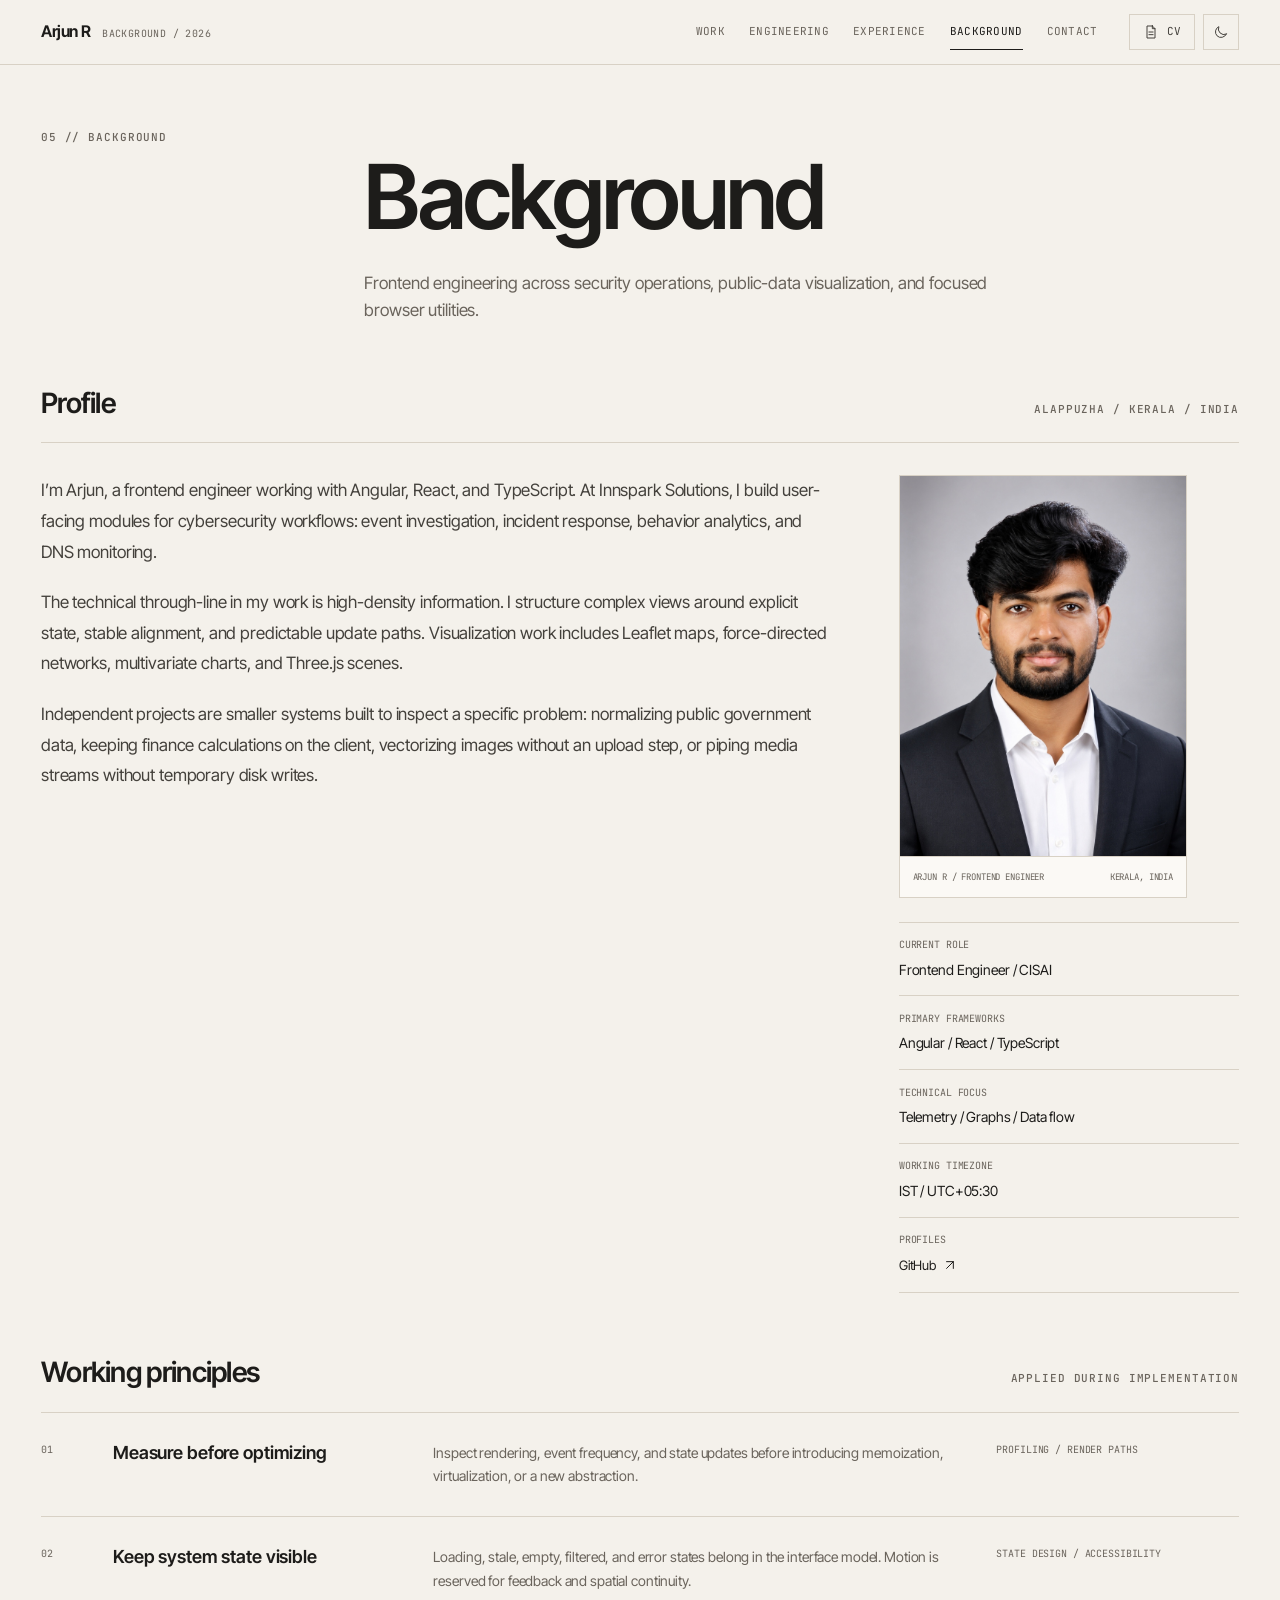
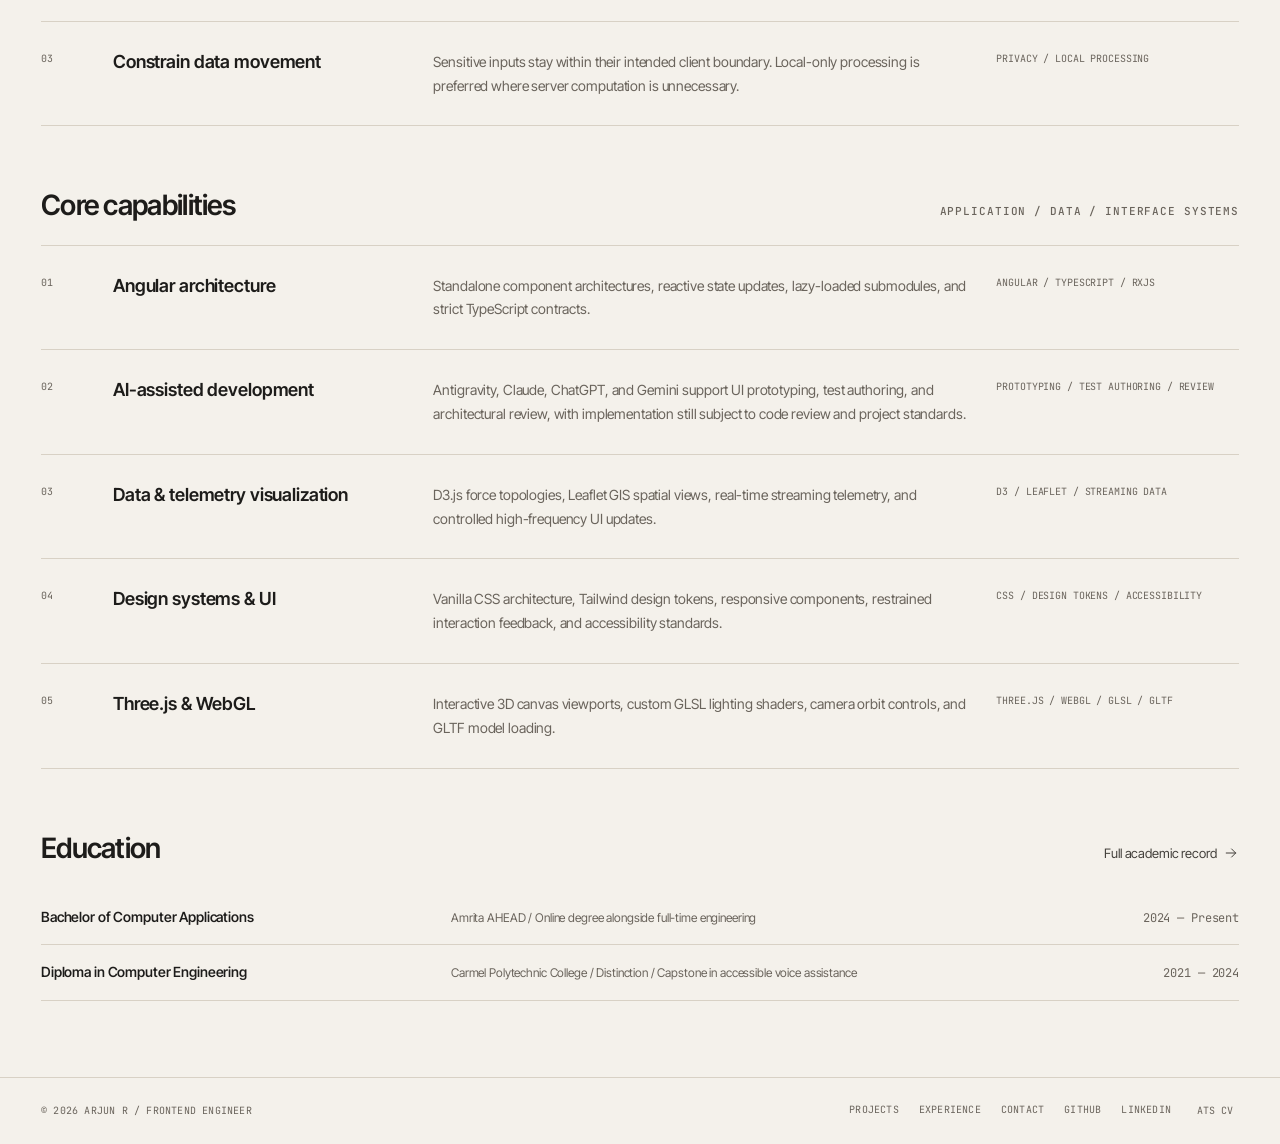
<file: about.html>
<!DOCTYPE html>
<html class="light" lang="en">
<head>
  <meta charset="utf-8">
  <meta name="viewport" content="width=device-width, initial-scale=1">
  <title>Background — Arjun R</title>
  <meta name="description" content="Arjun R's frontend engineering background, working principles, and experience with data-dense web applications.">
  <meta id="theme-color" name="theme-color" content="#f4f1eb">
  <link rel="preconnect" href="https://fonts.googleapis.com">
  <link rel="preconnect" href="https://fonts.gstatic.com" crossorigin>
  <link href="https://fonts.googleapis.com/css2?family=Inter+Tight:wght@400;500;600;700&family=JetBrains+Mono:wght@400;500&display=swap" rel="stylesheet">
  <link href="assets/custom.css" rel="stylesheet">
  <script>
    (function () {
      var saved = null;
      try { saved = localStorage.getItem('portfolio-theme'); } catch (error) {}
      var dark = saved ? saved === 'dark' : window.matchMedia('(prefers-color-scheme: dark)').matches;
      document.documentElement.classList.toggle('dark', dark);
      document.documentElement.classList.toggle('light', !dark);
    })();
  </script>
  <script src="assets/main.js" defer></script>
</head>
<body class="site-body">
  <a class="skip-link" href="#main-content">Skip to content</a>
  <svg aria-hidden="true" width="0" height="0" style="position:absolute;overflow:hidden">
    <symbol id="icon-arrow" viewBox="0 0 24 24"><path d="M5 12h14M13 6l6 6-6 6"/></symbol>
    <symbol id="icon-external" viewBox="0 0 24 24"><path d="M7 17 17 7M7 7h10v10"/></symbol>
    <symbol id="icon-file" viewBox="0 0 24 24"><path d="M14 3H6v18h12V7l-4-4Z M14 3v4h4M9 12h6M9 16h6"/></symbol>
    <symbol id="icon-download" viewBox="0 0 24 24"><path d="M12 3v12M7 10l5 5 5-5M5 20h14"/></symbol>
    <symbol id="icon-close" viewBox="0 0 24 24"><path d="m6 6 12 12M18 6 6 18"/></symbol>
    <symbol id="icon-menu" viewBox="0 0 24 24"><path d="M4 7h16M4 12h16M4 17h16"/></symbol>
    <symbol id="icon-moon" viewBox="0 0 24 24"><path d="M20 15.2A8.5 8.5 0 0 1 8.8 4 8.5 8.5 0 1 0 20 15.2Z"/></symbol>
    <symbol id="icon-sun" viewBox="0 0 24 24"><circle cx="12" cy="12" r="3.5"/><path d="M12 2v2M12 20v2M4.9 4.9l1.4 1.4M17.7 17.7l1.4 1.4M2 12h2M20 12h2M4.9 19.1l1.4-1.4M17.7 6.3l1.4-1.4"/></symbol>
  </svg>

  <header class="site-header">
    <div class="shell header-inner">
      <a class="brand" href="index.html#home"><span>Arjun R</span><span class="brand-meta">BACKGROUND / 2026</span></a>
      <nav id="site-nav" class="site-nav" aria-label="Primary navigation">
        <a class="nav-link" href="index.html#work">Work</a>
        <a class="nav-link" href="index.html#capabilities">Engineering</a>
        <a class="nav-link" href="index.html#experience">Experience</a>
        <a class="nav-link" href="index.html#about" aria-current="location">Background</a>
        <a class="nav-link" href="index.html#contact">Contact</a>
      </nav>
      <div class="header-actions">
        <button class="header-cv-button" type="button" data-resume="executive" aria-label="Open curriculum vitae"><svg aria-hidden="true"><use href="#icon-file"></use></svg><span class="button-label">CV</span></button>
        <button class="icon-button" type="button" data-theme-toggle aria-label="Switch to dark theme"><svg aria-hidden="true"><use data-theme-icon href="#icon-moon"></use></svg></button>
        <button id="mobile-menu-button" class="menu-button" type="button" aria-label="Open navigation" aria-controls="site-nav" aria-expanded="false"><svg aria-hidden="true"><use data-menu-icon href="#icon-menu"></use></svg></button>
      </div>
    </div>
  </header>

  <main id="main-content" class="shell page-main">
    <header class="page-intro">
      <p class="section-number">05 // Background</p>
      <div><h1 class="page-title">Background</h1><p class="page-summary">Frontend engineering across security operations, public-data visualization, and focused browser utilities.</p></div>
    </header>

    <section class="page-section" aria-labelledby="profile-title">
      <div class="page-section-heading"><h2 id="profile-title" class="page-section-title">Profile</h2><span class="meta-label">Alappuzha / Kerala / India</span></div>
      <div class="profile-grid">
        <div class="profile-copy">
          <p>I’m Arjun, a frontend engineer working with Angular, React, and TypeScript. At Innspark Solutions, I build user-facing modules for cybersecurity workflows: event investigation, incident response, behavior analytics, and DNS monitoring.</p>
          <p>The technical through-line in my work is high-density information. I structure complex views around explicit state, stable alignment, and predictable update paths. Visualization work includes Leaflet maps, force-directed networks, multivariate charts, and Three.js scenes.</p>
          <p>Independent projects are smaller systems built to inspect a specific problem: normalizing public government data, keeping finance calculations on the client, vectorizing images without an upload step, or piping media streams without temporary disk writes.</p>
        </div>
        <aside aria-label="Profile details">
          <figure class="portrait">
            <img class="portrait-image" src="assets/images/profile_avatar.jpg" alt="Portrait of Arjun R" width="772" height="1024" loading="lazy">
            <figcaption><span>Arjun R / Frontend Engineer</span><span>Kerala, India</span></figcaption>
          </figure>
          <dl class="profile-facts" style="margin-top:1.5rem">
            <div class="profile-fact"><dt>Current role</dt><dd>Frontend Engineer / CISAI</dd></div>
            <div class="profile-fact"><dt>Primary frameworks</dt><dd>Angular / React / TypeScript</dd></div>
            <div class="profile-fact"><dt>Technical focus</dt><dd>Telemetry / Graphs / Data flow</dd></div>
            <div class="profile-fact"><dt>Working timezone</dt><dd>IST / UTC+05:30</dd></div>
            <div class="profile-fact"><dt>Profiles</dt><dd><a class="text-link" href="https://github.com/Arjunrajan250" target="_blank" rel="noopener noreferrer">GitHub <svg aria-hidden="true"><use href="#icon-external"></use></svg></a></dd></div>
          </dl>
        </aside>
      </div>
    </section>

    <section class="page-section" aria-labelledby="principles-title">
      <div class="page-section-heading"><h2 id="principles-title" class="page-section-title">Working principles</h2><span class="meta-label">Applied during implementation</span></div>
      <div class="core-list">
        <article class="core-row"><span class="core-number">01</span><h3 class="core-title">Measure before optimizing</h3><p class="core-description">Inspect rendering, event frequency, and state updates before introducing memoization, virtualization, or a new abstraction.</p><p class="core-tools">PROFILING / RENDER PATHS</p></article>
        <article class="core-row"><span class="core-number">02</span><h3 class="core-title">Keep system state visible</h3><p class="core-description">Loading, stale, empty, filtered, and error states belong in the interface model. Motion is reserved for feedback and spatial continuity.</p><p class="core-tools">STATE DESIGN / ACCESSIBILITY</p></article>
        <article class="core-row"><span class="core-number">03</span><h3 class="core-title">Constrain data movement</h3><p class="core-description">Sensitive inputs stay within their intended client boundary. Local-only processing is preferred where server computation is unnecessary.</p><p class="core-tools">PRIVACY / LOCAL PROCESSING</p></article>
      </div>
    </section>

    <section class="page-section" aria-labelledby="capabilities-title">
      <div class="page-section-heading"><h2 id="capabilities-title" class="page-section-title">Core capabilities</h2><span class="meta-label">Application / data / interface systems</span></div>
      <div class="core-list">
        <article class="core-row"><span class="core-number">01</span><h3 class="core-title">Angular architecture</h3><p class="core-description">Standalone component architectures, reactive state updates, lazy-loaded submodules, and strict TypeScript contracts.</p><p class="core-tools">ANGULAR / TYPESCRIPT / RXJS</p></article>
        <article class="core-row"><span class="core-number">02</span><h3 class="core-title">AI-assisted development</h3><p class="core-description">Antigravity, Claude, ChatGPT, and Gemini support UI prototyping, test authoring, and architectural review, with implementation still subject to code review and project standards.</p><p class="core-tools">PROTOTYPING / TEST AUTHORING / REVIEW</p></article>
        <article class="core-row"><span class="core-number">03</span><h3 class="core-title">Data &amp; telemetry visualization</h3><p class="core-description">D3.js force topologies, Leaflet GIS spatial views, real-time streaming telemetry, and controlled high-frequency UI updates.</p><p class="core-tools">D3 / LEAFLET / STREAMING DATA</p></article>
        <article class="core-row"><span class="core-number">04</span><h3 class="core-title">Design systems &amp; UI</h3><p class="core-description">Vanilla CSS architecture, Tailwind design tokens, responsive components, restrained interaction feedback, and accessibility standards.</p><p class="core-tools">CSS / DESIGN TOKENS / ACCESSIBILITY</p></article>
        <article class="core-row"><span class="core-number">05</span><h3 class="core-title">Three.js &amp; WebGL</h3><p class="core-description">Interactive 3D canvas viewports, custom GLSL lighting shaders, camera orbit controls, and GLTF model loading.</p><p class="core-tools">THREE.JS / WEBGL / GLSL / GLTF</p></article>
      </div>
    </section>

    <section class="page-section" aria-labelledby="education-title">
      <div class="page-section-heading"><h2 id="education-title" class="page-section-title">Education</h2><a class="text-link" href="experience.html">Full academic record <svg aria-hidden="true"><use href="#icon-arrow"></use></svg></a></div>
      <div class="education-row"><span class="education-name">Bachelor of Computer Applications</span><span class="education-detail">Amrita AHEAD / Online degree alongside full-time engineering</span><time class="education-date">2024 — Present</time></div>
      <div class="education-row"><span class="education-name">Diploma in Computer Engineering</span><span class="education-detail">Carmel Polytechnic College / Distinction / Capstone in accessible voice assistance</span><time class="education-date">2021 — 2024</time></div>
    </section>
  </main>

  <footer class="site-footer">
    <div class="shell footer-inner"><span>© 2026 Arjun R / Frontend Engineer</span><div class="footer-links"><a class="footer-link" href="index.html#work">Projects</a><a class="footer-link" href="experience.html">Experience</a><a class="footer-link" href="contact.html">Contact</a><a class="footer-link" href="https://github.com/Arjunrajan250" target="_blank" rel="noopener noreferrer">GitHub</a><a class="footer-link" href="https://www.linkedin.com/in/arjun-r-b04726285" target="_blank" rel="noopener noreferrer">LinkedIn</a><button class="footer-link" type="button" data-resume="ats">ATS CV</button></div></div>
  </footer>
</body>
</html>
</file>
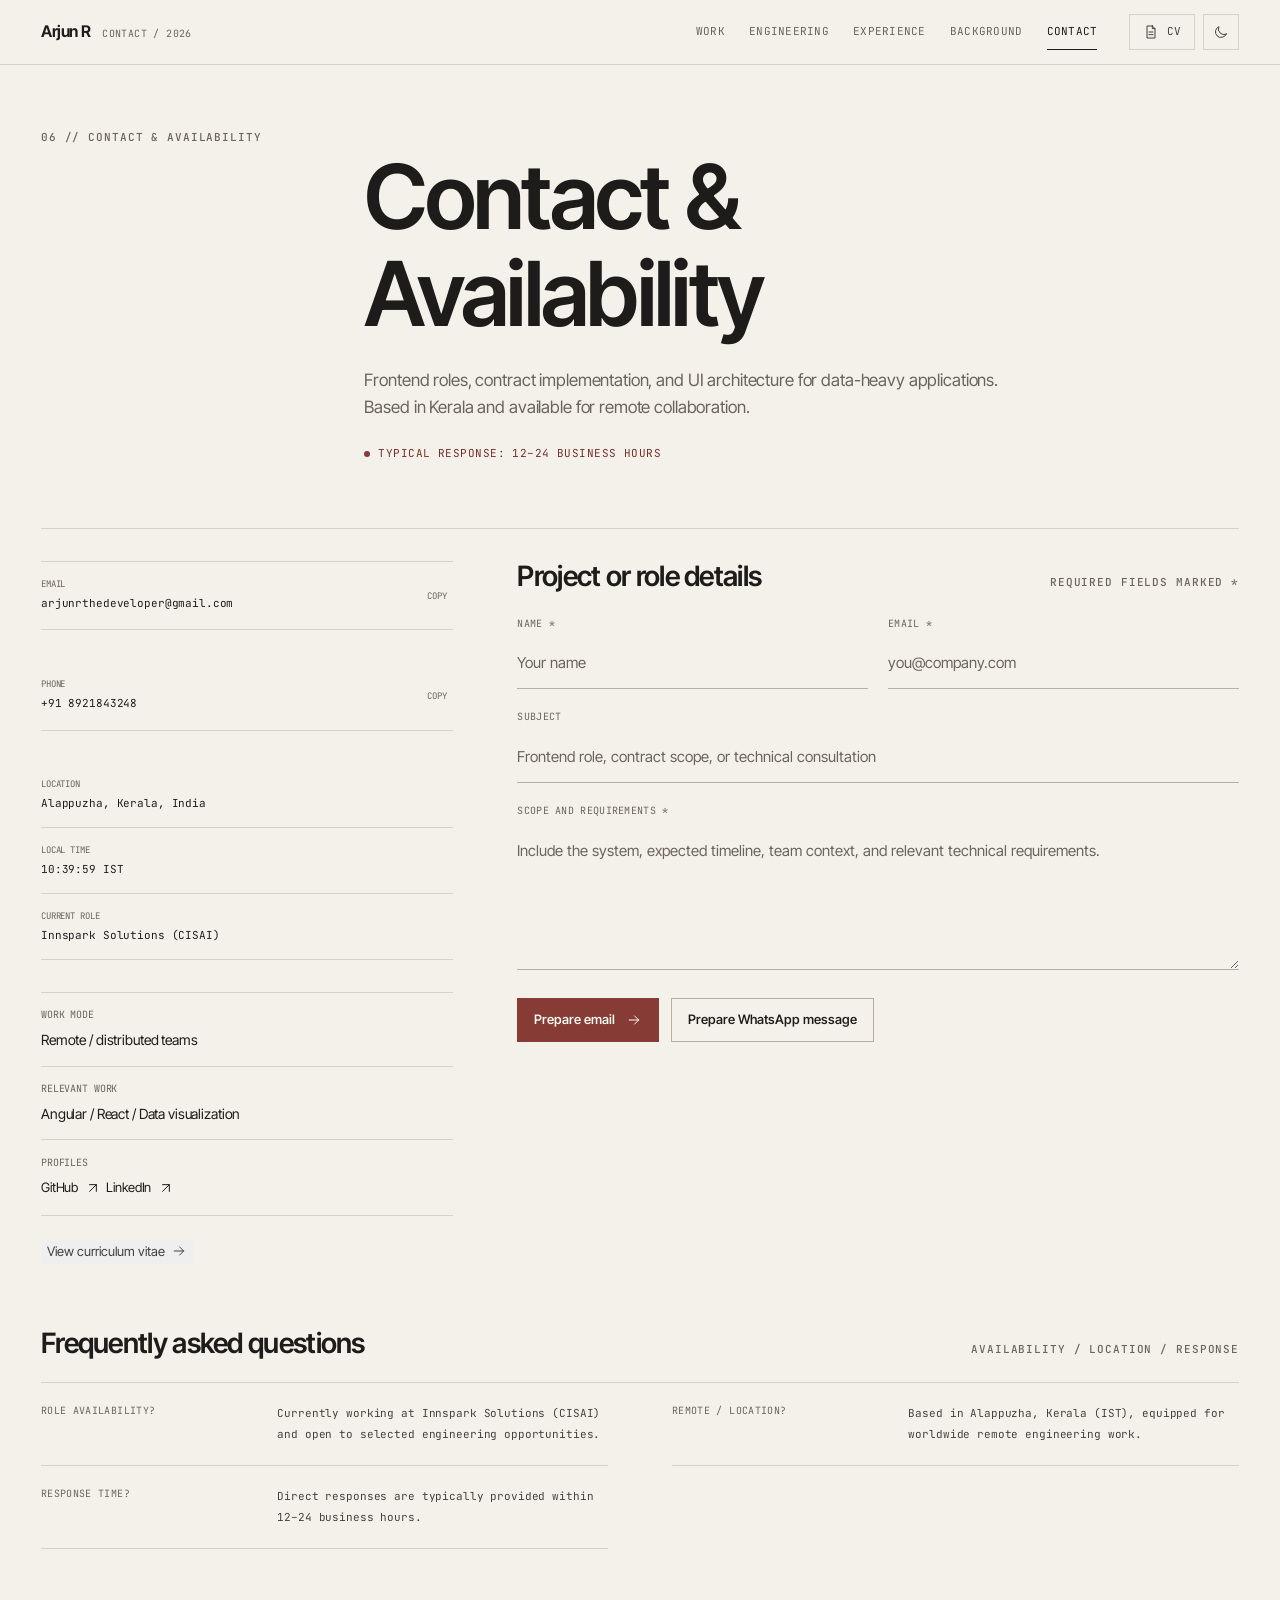
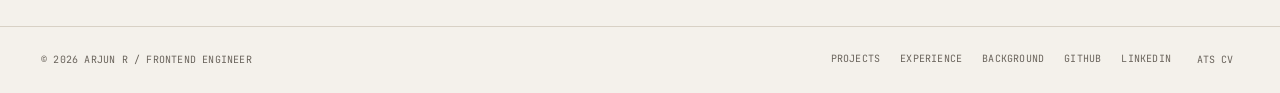
<file: contact.html>
<!DOCTYPE html>
<html class="light" lang="en">
<head>
  <meta charset="utf-8">
  <meta name="viewport" content="width=device-width, initial-scale=1">
  <title>Contact &amp; Availability — Arjun R</title>
  <meta name="description" content="Contact Arjun R for frontend engineering roles, contract implementation, and data-intensive UI architecture work.">
  <meta id="theme-color" name="theme-color" content="#f4f1eb">
  <link rel="preconnect" href="https://fonts.googleapis.com">
  <link rel="preconnect" href="https://fonts.gstatic.com" crossorigin>
  <link href="https://fonts.googleapis.com/css2?family=Inter+Tight:wght@400;500;600;700&family=JetBrains+Mono:wght@400;500&display=swap" rel="stylesheet">
  <link href="assets/custom.css" rel="stylesheet">
  <script>
    (function () {
      var saved = null;
      try { saved = localStorage.getItem('portfolio-theme'); } catch (error) {}
      var dark = saved ? saved === 'dark' : window.matchMedia('(prefers-color-scheme: dark)').matches;
      document.documentElement.classList.toggle('dark', dark);
      document.documentElement.classList.toggle('light', !dark);
    })();
  </script>
  <script src="assets/main.js" defer></script>
</head>
<body class="site-body">
  <a class="skip-link" href="#main-content">Skip to content</a>
  <svg aria-hidden="true" width="0" height="0" style="position:absolute;overflow:hidden">
    <symbol id="icon-arrow" viewBox="0 0 24 24"><path d="M5 12h14M13 6l6 6-6 6"/></symbol>
    <symbol id="icon-external" viewBox="0 0 24 24"><path d="M7 17 17 7M7 7h10v10"/></symbol>
    <symbol id="icon-file" viewBox="0 0 24 24"><path d="M14 3H6v18h12V7l-4-4Z M14 3v4h4M9 12h6M9 16h6"/></symbol>
    <symbol id="icon-download" viewBox="0 0 24 24"><path d="M12 3v12M7 10l5 5 5-5M5 20h14"/></symbol>
    <symbol id="icon-close" viewBox="0 0 24 24"><path d="m6 6 12 12M18 6 6 18"/></symbol>
    <symbol id="icon-menu" viewBox="0 0 24 24"><path d="M4 7h16M4 12h16M4 17h16"/></symbol>
    <symbol id="icon-moon" viewBox="0 0 24 24"><path d="M20 15.2A8.5 8.5 0 0 1 8.8 4 8.5 8.5 0 1 0 20 15.2Z"/></symbol>
    <symbol id="icon-sun" viewBox="0 0 24 24"><circle cx="12" cy="12" r="3.5"/><path d="M12 2v2M12 20v2M4.9 4.9l1.4 1.4M17.7 17.7l1.4 1.4M2 12h2M20 12h2M4.9 19.1l1.4-1.4M17.7 6.3l1.4-1.4"/></symbol>
  </svg>

  <header class="site-header">
    <div class="shell header-inner">
      <a class="brand" href="index.html#home"><span>Arjun R</span><span class="brand-meta">CONTACT / 2026</span></a>
      <nav id="site-nav" class="site-nav" aria-label="Primary navigation">
        <a class="nav-link" href="index.html#work">Work</a>
        <a class="nav-link" href="index.html#capabilities">Engineering</a>
        <a class="nav-link" href="index.html#experience">Experience</a>
        <a class="nav-link" href="index.html#about">Background</a>
        <a class="nav-link" href="index.html#contact" aria-current="location">Contact</a>
      </nav>
      <div class="header-actions">
        <button class="header-cv-button" type="button" data-resume="executive" aria-label="Open curriculum vitae"><svg aria-hidden="true"><use href="#icon-file"></use></svg><span class="button-label">CV</span></button>
        <button class="icon-button" type="button" data-theme-toggle aria-label="Switch to dark theme"><svg aria-hidden="true"><use data-theme-icon href="#icon-moon"></use></svg></button>
        <button id="mobile-menu-button" class="menu-button" type="button" aria-label="Open navigation" aria-controls="site-nav" aria-expanded="false"><svg aria-hidden="true"><use data-menu-icon href="#icon-menu"></use></svg></button>
      </div>
    </div>
  </header>

  <main id="main-content" class="shell page-main">
    <header class="page-intro">
      <p class="section-number">06 // Contact &amp; Availability</p>
      <div><h1 class="page-title">Contact &amp; Availability</h1><p class="page-summary">Frontend roles, contract implementation, and UI architecture for data-heavy applications. Based in Kerala and available for remote collaboration.</p><p class="availability" style="margin-top:1.5rem"><span class="signal-dot" aria-hidden="true"></span>Typical response: 12–24 business hours</p></div>
    </header>

    <div class="contact-page-grid">
      <aside aria-label="Direct contact details">
        <div class="contact-direct">
          <div class="direct-row"><div><span class="direct-label">Email</span><a class="direct-value text-link" href="mailto:arjunrthedeveloper@gmail.com">arjunrthedeveloper@gmail.com</a></div><button class="copy-button" type="button" data-copy="arjunrthedeveloper@gmail.com" data-copy-label="Email address" data-copy-status="#email-copy-status">Copy</button></div>
          <p id="email-copy-status" class="copy-status" role="status" aria-live="polite"></p>
          <div class="direct-row"><div><span class="direct-label">Phone</span><a class="direct-value text-link" href="tel:+918921843248">+91 8921843248</a></div><button class="copy-button" type="button" data-copy="+91 8921843248" data-copy-label="Phone number" data-copy-status="#phone-copy-status">Copy</button></div>
          <p id="phone-copy-status" class="copy-status" role="status" aria-live="polite"></p>
          <div class="direct-row"><div><span class="direct-label">Location</span><span class="direct-value">Alappuzha, Kerala, India</span></div></div>
          <div class="direct-row"><div><span class="direct-label">Local time</span><span class="direct-value live-clock" data-live-clock>--:--:-- IST</span></div></div>
          <div class="direct-row"><div><span class="direct-label">Current role</span><span class="direct-value">Innspark Solutions (CISAI)</span></div></div>
        </div>
        <div class="profile-facts" style="margin-top:2rem">
          <div class="profile-fact"><dt>Work mode</dt><dd>Remote / distributed teams</dd></div>
          <div class="profile-fact"><dt>Relevant work</dt><dd>Angular / React / Data visualization</dd></div>
          <div class="profile-fact"><dt>Profiles</dt><dd><a class="text-link" href="https://github.com/Arjunrajan250" target="_blank" rel="noopener noreferrer">GitHub <svg aria-hidden="true"><use href="#icon-external"></use></svg></a>&nbsp;&nbsp;<a class="text-link" href="https://www.linkedin.com/in/arjun-r-b04726285" target="_blank" rel="noopener noreferrer">LinkedIn <svg aria-hidden="true"><use href="#icon-external"></use></svg></a></dd></div>
        </div>
        <div class="hero-actions"><button class="text-link" type="button" data-resume="executive">View curriculum vitae <svg aria-hidden="true"><use href="#icon-arrow"></use></svg></button></div>
      </aside>

      <section aria-labelledby="message-title">
        <div class="page-section-heading"><h2 id="message-title" class="page-section-title">Project or role details</h2><span class="meta-label">Required fields marked *</span></div>
        <form id="contact-form" class="contact-form" action="mailto:arjunrthedeveloper@gmail.com" method="post">
          <div class="form-field"><label for="user-name">Name *</label><input id="user-name" name="name" type="text" required autocomplete="name" placeholder="Your name"></div>
          <div class="form-field"><label for="user-email">Email *</label><input id="user-email" name="email" type="email" required autocomplete="email" placeholder="you@company.com"></div>
          <div class="form-field full"><label for="user-subject">Subject</label><input id="user-subject" name="subject" type="text" placeholder="Frontend role, contract scope, or technical consultation"></div>
          <div class="form-field full"><label for="user-message">Scope and requirements *</label><textarea id="user-message" name="message" required placeholder="Include the system, expected timeline, team context, and relevant technical requirements."></textarea></div>
          <div class="form-actions"><button class="button button-primary" type="submit">Prepare email <svg aria-hidden="true"><use href="#icon-arrow"></use></svg></button><button id="whatsapp-button" class="button button-secondary" type="button">Prepare WhatsApp message</button></div>
          <p id="form-status" class="form-status" role="status" aria-live="polite"></p>
        </form>
      </section>
    </div>

    <section class="page-section" aria-labelledby="faq-title" style="margin-top:clamp(3rem,5vw,4.5rem)">
      <div class="page-section-heading"><h2 id="faq-title" class="page-section-title">Frequently asked questions</h2><span class="meta-label">Availability / location / response</span></div>
      <dl class="stack-index">
        <div class="stack-row"><dt>Role availability?</dt><dd>Currently working at Innspark Solutions (CISAI) and open to selected engineering opportunities.</dd></div>
        <div class="stack-row"><dt>Remote / location?</dt><dd>Based in Alappuzha, Kerala (IST), equipped for worldwide remote engineering work.</dd></div>
        <div class="stack-row"><dt>Response time?</dt><dd>Direct responses are typically provided within 12–24 business hours.</dd></div>
      </dl>
    </section>
  </main>

  <footer class="site-footer">
    <div class="shell footer-inner"><span>© 2026 Arjun R / Frontend Engineer</span><div class="footer-links"><a class="footer-link" href="index.html#work">Projects</a><a class="footer-link" href="experience.html">Experience</a><a class="footer-link" href="about.html">Background</a><a class="footer-link" href="https://github.com/Arjunrajan250" target="_blank" rel="noopener noreferrer">GitHub</a><a class="footer-link" href="https://www.linkedin.com/in/arjun-r-b04726285" target="_blank" rel="noopener noreferrer">LinkedIn</a><button class="footer-link" type="button" data-resume="ats">ATS CV</button></div></div>
  </footer>
</body>
</html>
</file>
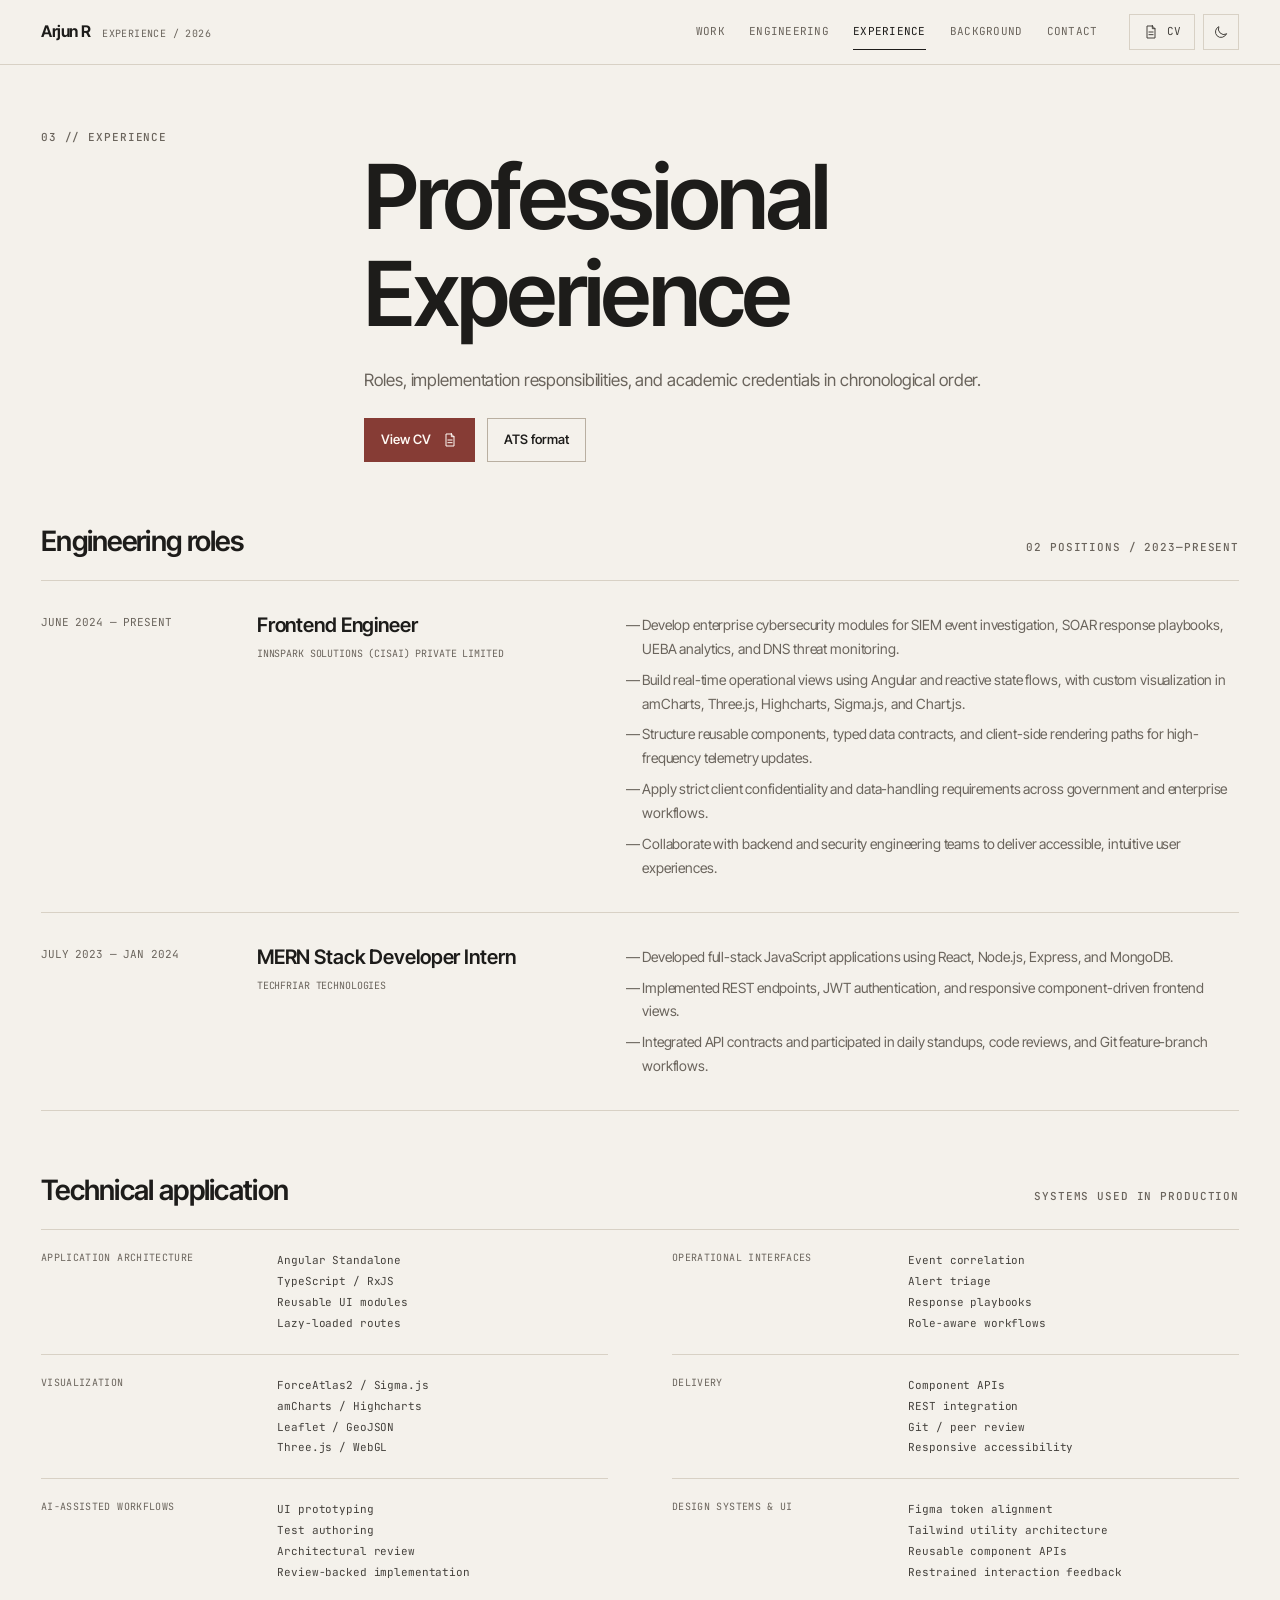
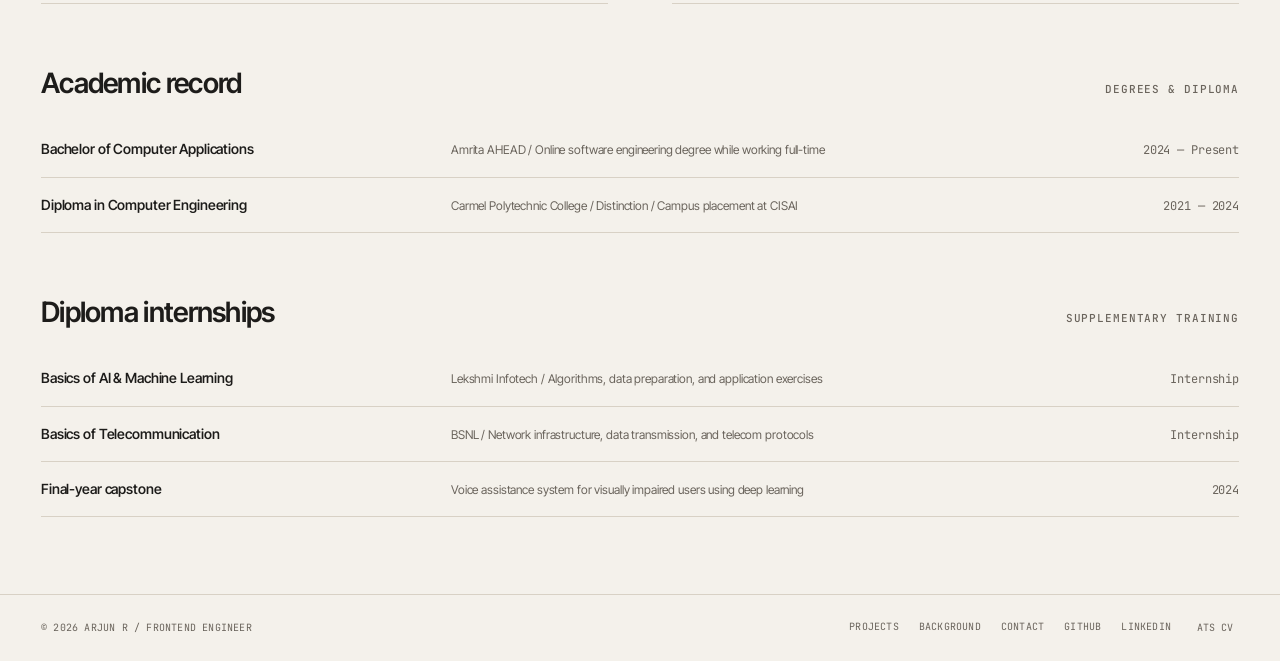
<file: experience.html>
<!DOCTYPE html>
<html class="light" lang="en">
<head>
  <meta charset="utf-8">
  <meta name="viewport" content="width=device-width, initial-scale=1">
  <title>Experience — Arjun R</title>
  <meta name="description" content="Frontend engineering experience, technical responsibilities, and academic record for Arjun R.">
  <meta id="theme-color" name="theme-color" content="#f4f1eb">
  <link rel="preconnect" href="https://fonts.googleapis.com">
  <link rel="preconnect" href="https://fonts.gstatic.com" crossorigin>
  <link href="https://fonts.googleapis.com/css2?family=Inter+Tight:wght@400;500;600;700&family=JetBrains+Mono:wght@400;500&display=swap" rel="stylesheet">
  <link href="assets/custom.css" rel="stylesheet">
  <script>
    (function () {
      var saved = null;
      try { saved = localStorage.getItem('portfolio-theme'); } catch (error) {}
      var dark = saved ? saved === 'dark' : window.matchMedia('(prefers-color-scheme: dark)').matches;
      document.documentElement.classList.toggle('dark', dark);
      document.documentElement.classList.toggle('light', !dark);
    })();
  </script>
  <script src="assets/main.js" defer></script>
</head>
<body class="site-body">
  <a class="skip-link" href="#main-content">Skip to content</a>
  <svg aria-hidden="true" width="0" height="0" style="position:absolute;overflow:hidden">
    <symbol id="icon-arrow" viewBox="0 0 24 24"><path d="M5 12h14M13 6l6 6-6 6"/></symbol>
    <symbol id="icon-external" viewBox="0 0 24 24"><path d="M7 17 17 7M7 7h10v10"/></symbol>
    <symbol id="icon-file" viewBox="0 0 24 24"><path d="M14 3H6v18h12V7l-4-4Z M14 3v4h4M9 12h6M9 16h6"/></symbol>
    <symbol id="icon-download" viewBox="0 0 24 24"><path d="M12 3v12M7 10l5 5 5-5M5 20h14"/></symbol>
    <symbol id="icon-close" viewBox="0 0 24 24"><path d="m6 6 12 12M18 6 6 18"/></symbol>
    <symbol id="icon-menu" viewBox="0 0 24 24"><path d="M4 7h16M4 12h16M4 17h16"/></symbol>
    <symbol id="icon-moon" viewBox="0 0 24 24"><path d="M20 15.2A8.5 8.5 0 0 1 8.8 4 8.5 8.5 0 1 0 20 15.2Z"/></symbol>
    <symbol id="icon-sun" viewBox="0 0 24 24"><circle cx="12" cy="12" r="3.5"/><path d="M12 2v2M12 20v2M4.9 4.9l1.4 1.4M17.7 17.7l1.4 1.4M2 12h2M20 12h2M4.9 19.1l1.4-1.4M17.7 6.3l1.4-1.4"/></symbol>
  </svg>

  <header class="site-header">
    <div class="shell header-inner">
      <a class="brand" href="index.html#home"><span>Arjun R</span><span class="brand-meta">EXPERIENCE / 2026</span></a>
      <nav id="site-nav" class="site-nav" aria-label="Primary navigation">
        <a class="nav-link" href="index.html#work">Work</a>
        <a class="nav-link" href="index.html#capabilities">Engineering</a>
        <a class="nav-link" href="index.html#experience" aria-current="location">Experience</a>
        <a class="nav-link" href="index.html#about">Background</a>
        <a class="nav-link" href="index.html#contact">Contact</a>
      </nav>
      <div class="header-actions">
        <button class="header-cv-button" type="button" data-resume="executive" aria-label="Open curriculum vitae"><svg aria-hidden="true"><use href="#icon-file"></use></svg><span class="button-label">CV</span></button>
        <button class="icon-button" type="button" data-theme-toggle aria-label="Switch to dark theme"><svg aria-hidden="true"><use data-theme-icon href="#icon-moon"></use></svg></button>
        <button id="mobile-menu-button" class="menu-button" type="button" aria-label="Open navigation" aria-controls="site-nav" aria-expanded="false"><svg aria-hidden="true"><use data-menu-icon href="#icon-menu"></use></svg></button>
      </div>
    </div>
  </header>

  <main id="main-content" class="shell page-main">
    <header class="page-intro">
      <p class="section-number">03 // Experience</p>
      <div><h1 class="page-title">Professional Experience</h1><p class="page-summary">Roles, implementation responsibilities, and academic credentials in chronological order.</p><div class="hero-actions"><button class="button button-primary" type="button" data-resume="executive">View CV <svg aria-hidden="true"><use href="#icon-file"></use></svg></button><button class="button button-secondary" type="button" data-resume="ats">ATS format</button></div></div>
    </header>

    <section class="page-section" aria-labelledby="roles-title">
      <div class="page-section-heading"><h2 id="roles-title" class="page-section-title">Engineering roles</h2><span class="meta-label">02 positions / 2023—Present</span></div>
      <div class="work-list">
        <article class="work-entry">
          <time class="work-date" datetime="2024-06">June 2024 — Present</time>
          <div><h3 class="work-role">Frontend Engineer</h3><p class="work-company">Innspark Solutions (CISAI) Private Limited</p></div>
          <ul class="work-points"><li>Develop enterprise cybersecurity modules for SIEM event investigation, SOAR response playbooks, UEBA analytics, and DNS threat monitoring.</li><li>Build real-time operational views using Angular and reactive state flows, with custom visualization in amCharts, Three.js, Highcharts, Sigma.js, and Chart.js.</li><li>Structure reusable components, typed data contracts, and client-side rendering paths for high-frequency telemetry updates.</li><li>Apply strict client confidentiality and data-handling requirements across government and enterprise workflows.</li><li>Collaborate with backend and security engineering teams to deliver accessible, intuitive user experiences.</li></ul>
        </article>
        <article class="work-entry">
          <time class="work-date" datetime="2023-07/2024-01">July 2023 — Jan 2024</time>
          <div><h3 class="work-role">MERN Stack Developer Intern</h3><p class="work-company">Techfriar Technologies</p></div>
          <ul class="work-points"><li>Developed full-stack JavaScript applications using React, Node.js, Express, and MongoDB.</li><li>Implemented REST endpoints, JWT authentication, and responsive component-driven frontend views.</li><li>Integrated API contracts and participated in daily standups, code reviews, and Git feature-branch workflows.</li></ul>
        </article>
      </div>
    </section>

    <section class="page-section" aria-labelledby="technical-title">
      <div class="page-section-heading"><h2 id="technical-title" class="page-section-title">Technical application</h2><span class="meta-label">Systems used in production</span></div>
      <dl class="stack-index">
        <div class="stack-row"><dt>Application architecture</dt><dd>Angular Standalone<br>TypeScript / RxJS<br>Reusable UI modules<br>Lazy-loaded routes</dd></div>
        <div class="stack-row"><dt>Operational interfaces</dt><dd>Event correlation<br>Alert triage<br>Response playbooks<br>Role-aware workflows</dd></div>
        <div class="stack-row"><dt>Visualization</dt><dd>ForceAtlas2 / Sigma.js<br>amCharts / Highcharts<br>Leaflet / GeoJSON<br>Three.js / WebGL</dd></div>
        <div class="stack-row"><dt>Delivery</dt><dd>Component APIs<br>REST integration<br>Git / peer review<br>Responsive accessibility</dd></div>
        <div class="stack-row"><dt>AI-assisted workflows</dt><dd>UI prototyping<br>Test authoring<br>Architectural review<br>Review-backed implementation</dd></div>
        <div class="stack-row"><dt>Design systems &amp; UI</dt><dd>Figma token alignment<br>Tailwind utility architecture<br>Reusable component APIs<br>Restrained interaction feedback</dd></div>
      </dl>
    </section>

    <section class="page-section" aria-labelledby="academic-title">
      <div class="page-section-heading"><h2 id="academic-title" class="page-section-title">Academic record</h2><span class="meta-label">Degrees &amp; diploma</span></div>
      <div class="education-row"><span class="education-name">Bachelor of Computer Applications</span><span class="education-detail">Amrita AHEAD / Online software engineering degree while working full-time</span><time class="education-date">2024 — Present</time></div>
      <div class="education-row"><span class="education-name">Diploma in Computer Engineering</span><span class="education-detail">Carmel Polytechnic College / Distinction / Campus placement at CISAI</span><time class="education-date">2021 — 2024</time></div>
    </section>

    <section class="page-section" aria-labelledby="certifications-title">
      <div class="page-section-heading"><h2 id="certifications-title" class="page-section-title">Diploma internships</h2><span class="meta-label">Supplementary training</span></div>
      <div class="education-row"><span class="education-name">Basics of AI &amp; Machine Learning</span><span class="education-detail">Lekshmi Infotech / Algorithms, data preparation, and application exercises</span><span class="education-date">Internship</span></div>
      <div class="education-row"><span class="education-name">Basics of Telecommunication</span><span class="education-detail">BSNL / Network infrastructure, data transmission, and telecom protocols</span><span class="education-date">Internship</span></div>
      <div class="education-row"><span class="education-name">Final-year capstone</span><span class="education-detail">Voice assistance system for visually impaired users using deep learning</span><time class="education-date">2024</time></div>
    </section>
  </main>

  <footer class="site-footer">
    <div class="shell footer-inner"><span>© 2026 Arjun R / Frontend Engineer</span><div class="footer-links"><a class="footer-link" href="index.html#work">Projects</a><a class="footer-link" href="about.html">Background</a><a class="footer-link" href="contact.html">Contact</a><a class="footer-link" href="https://github.com/Arjunrajan250" target="_blank" rel="noopener noreferrer">GitHub</a><a class="footer-link" href="https://www.linkedin.com/in/arjun-r-b04726285" target="_blank" rel="noopener noreferrer">LinkedIn</a><button class="footer-link" type="button" data-resume="ats">ATS CV</button></div></div>
  </footer>
</body>
</html>
</file>
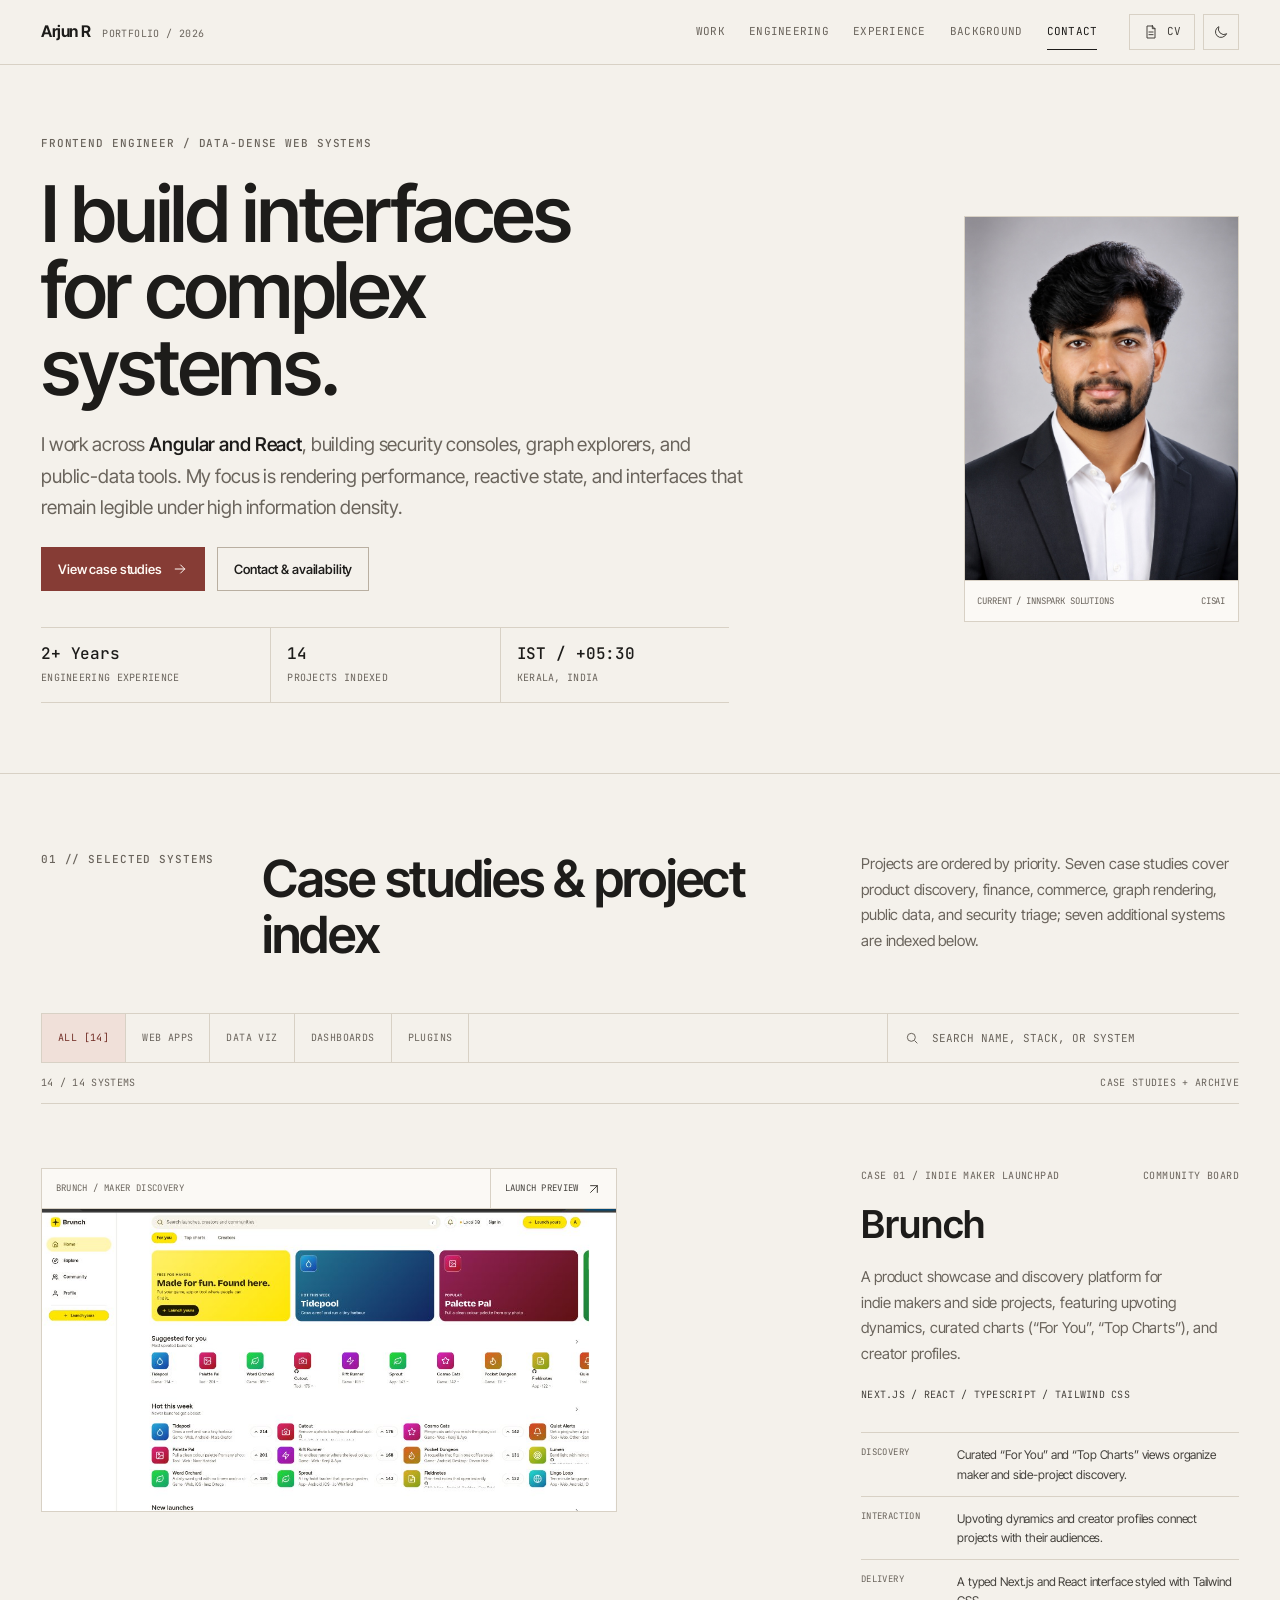
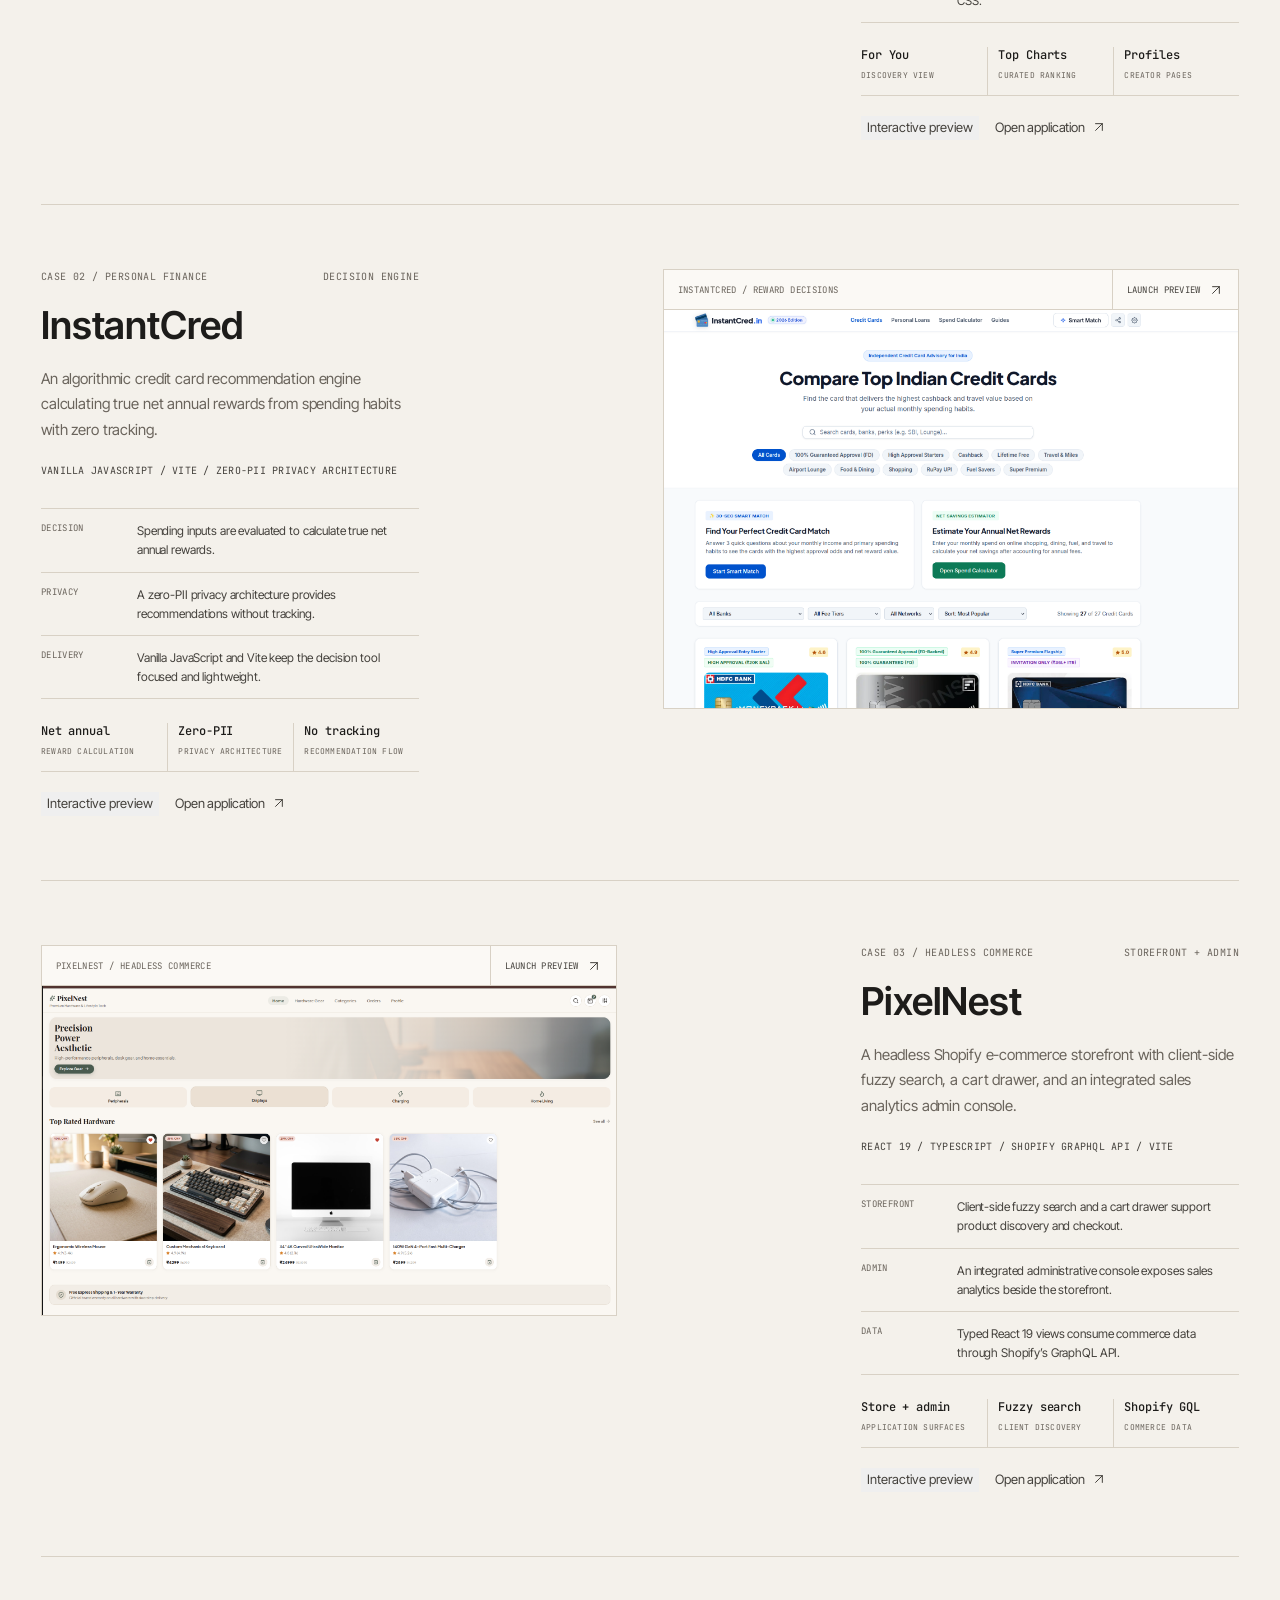
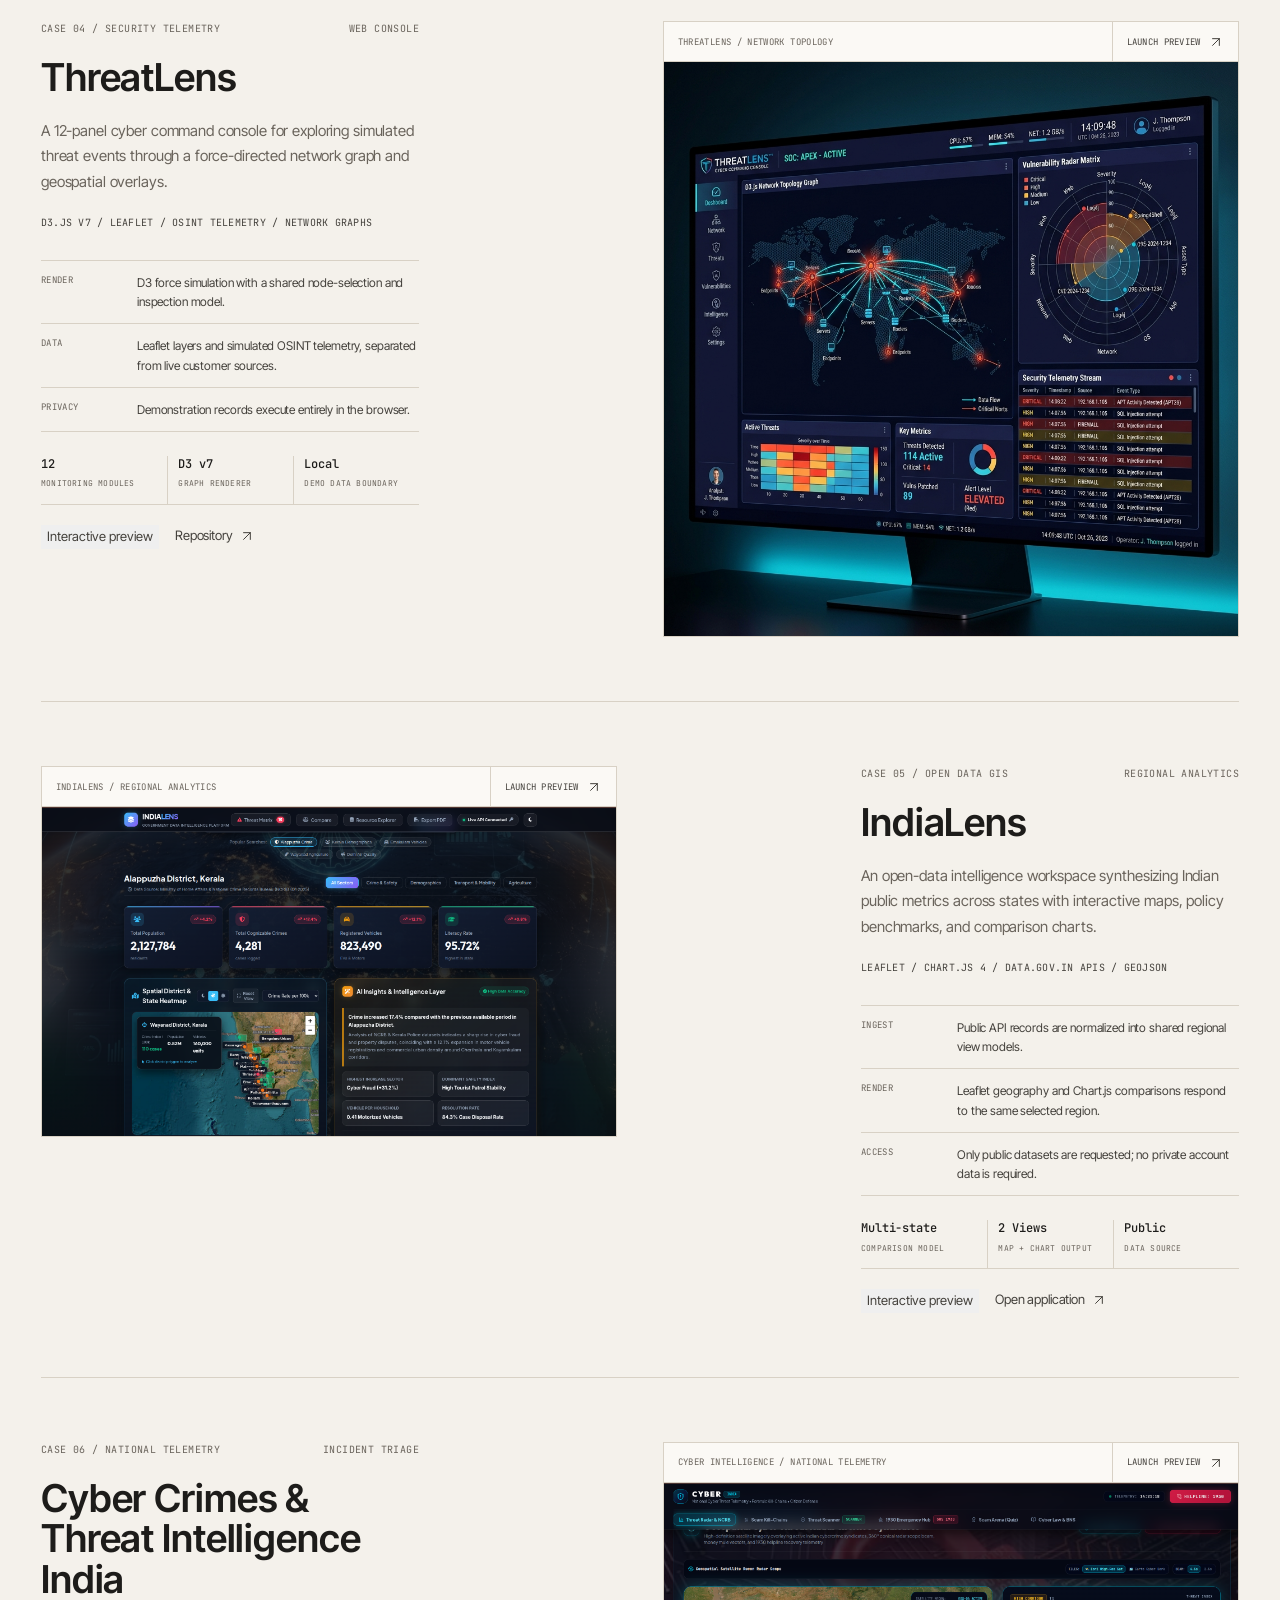
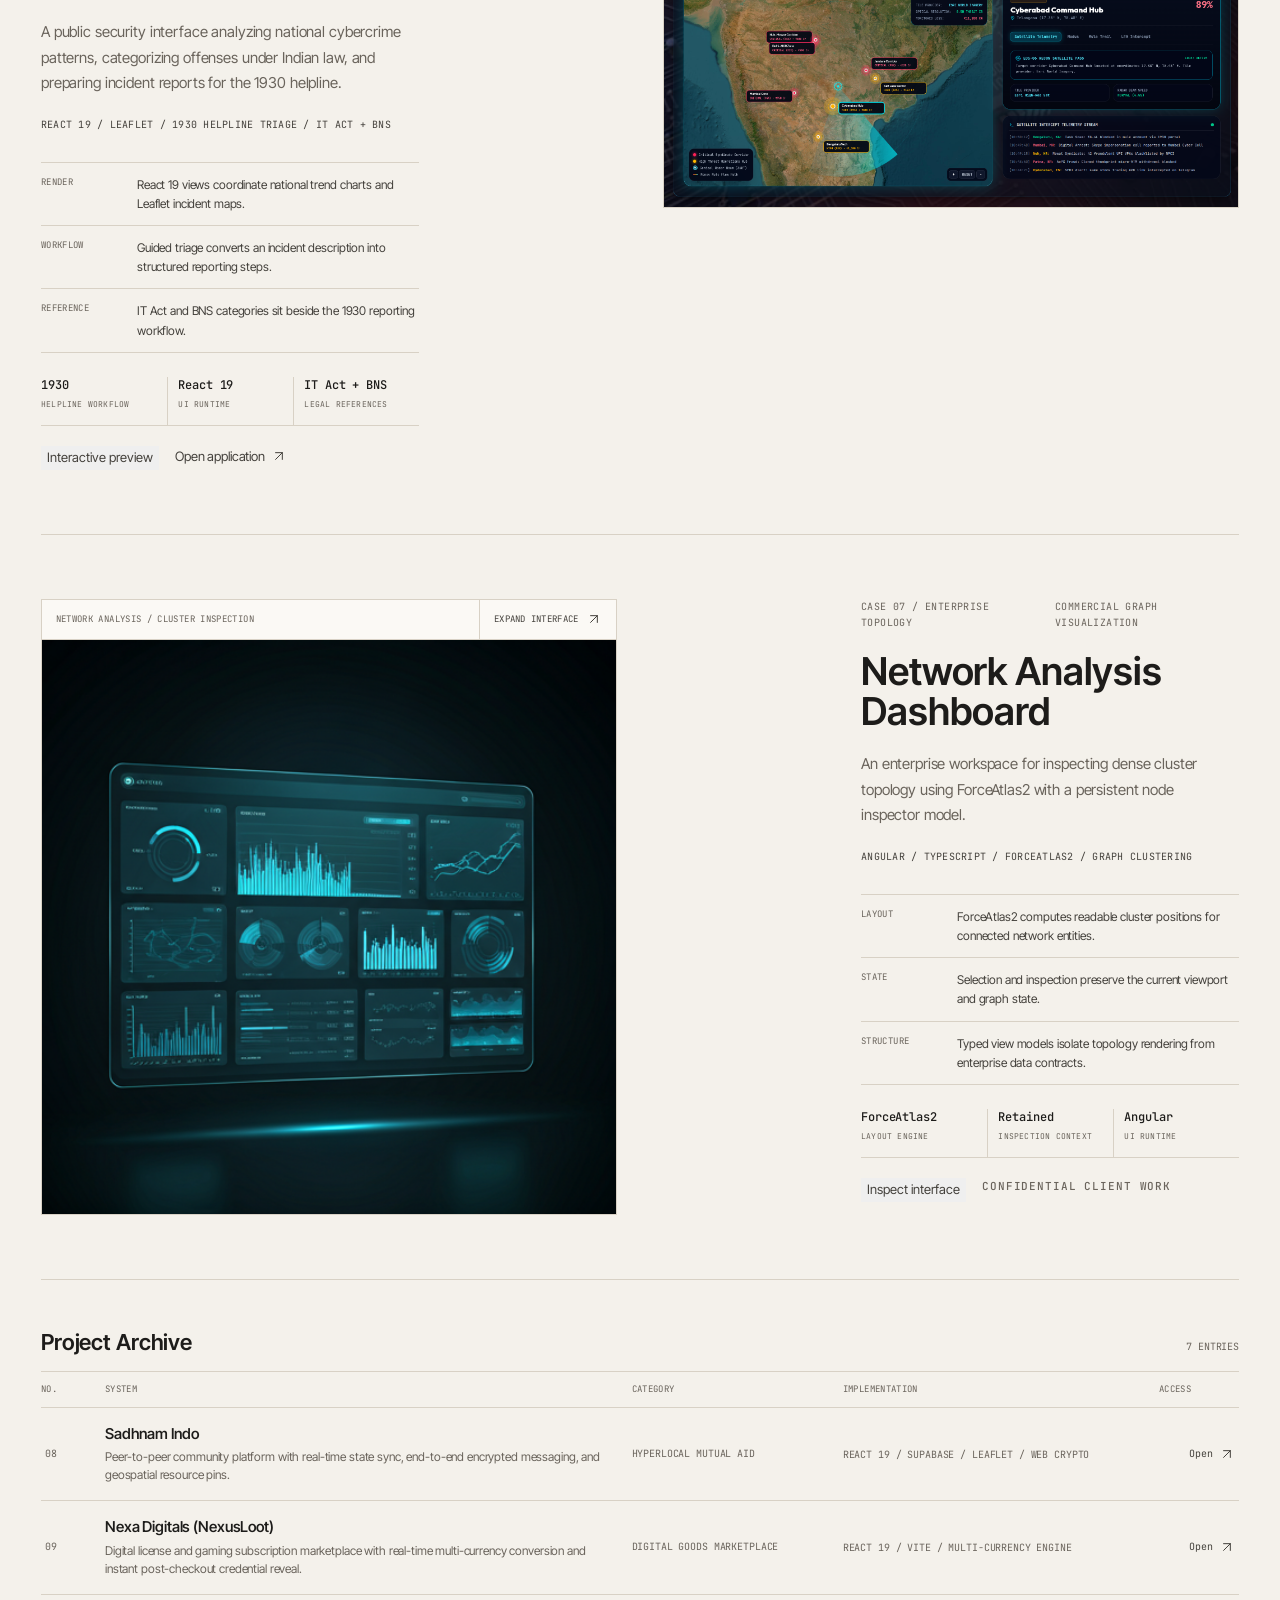
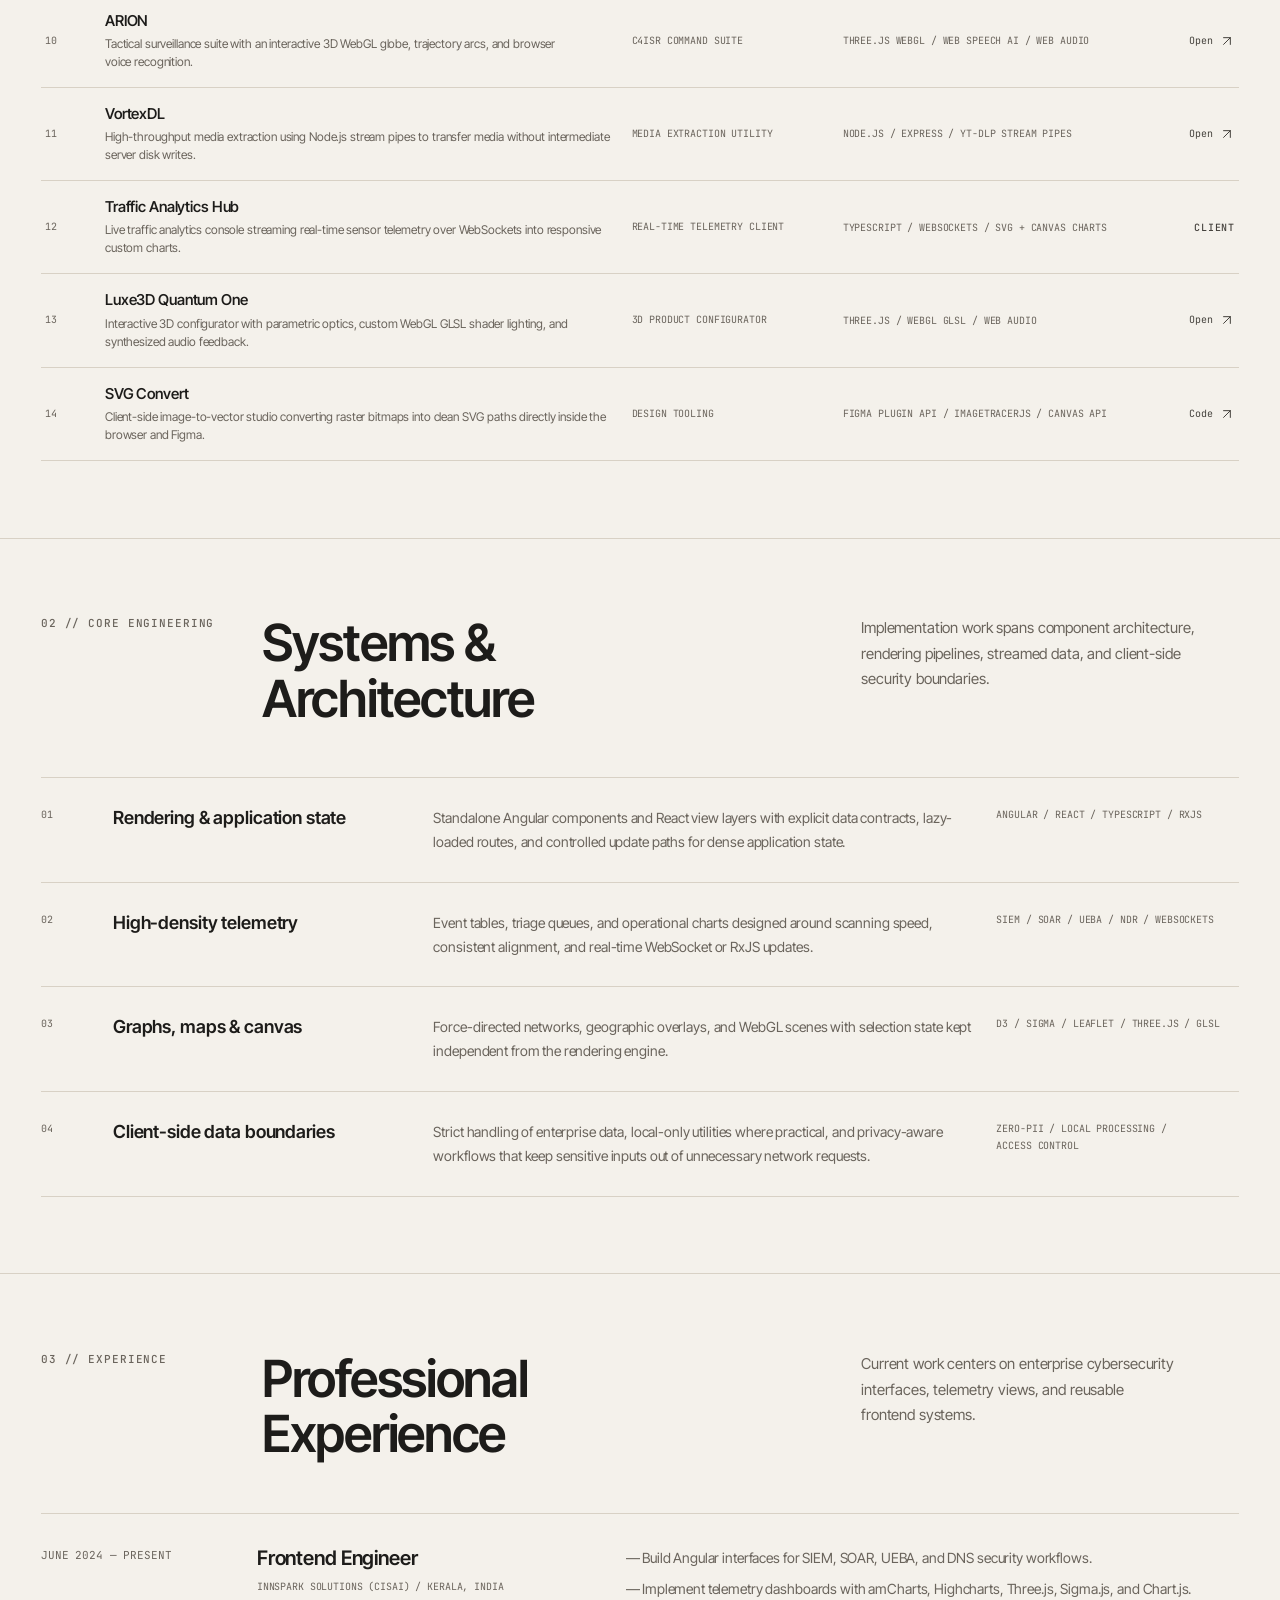
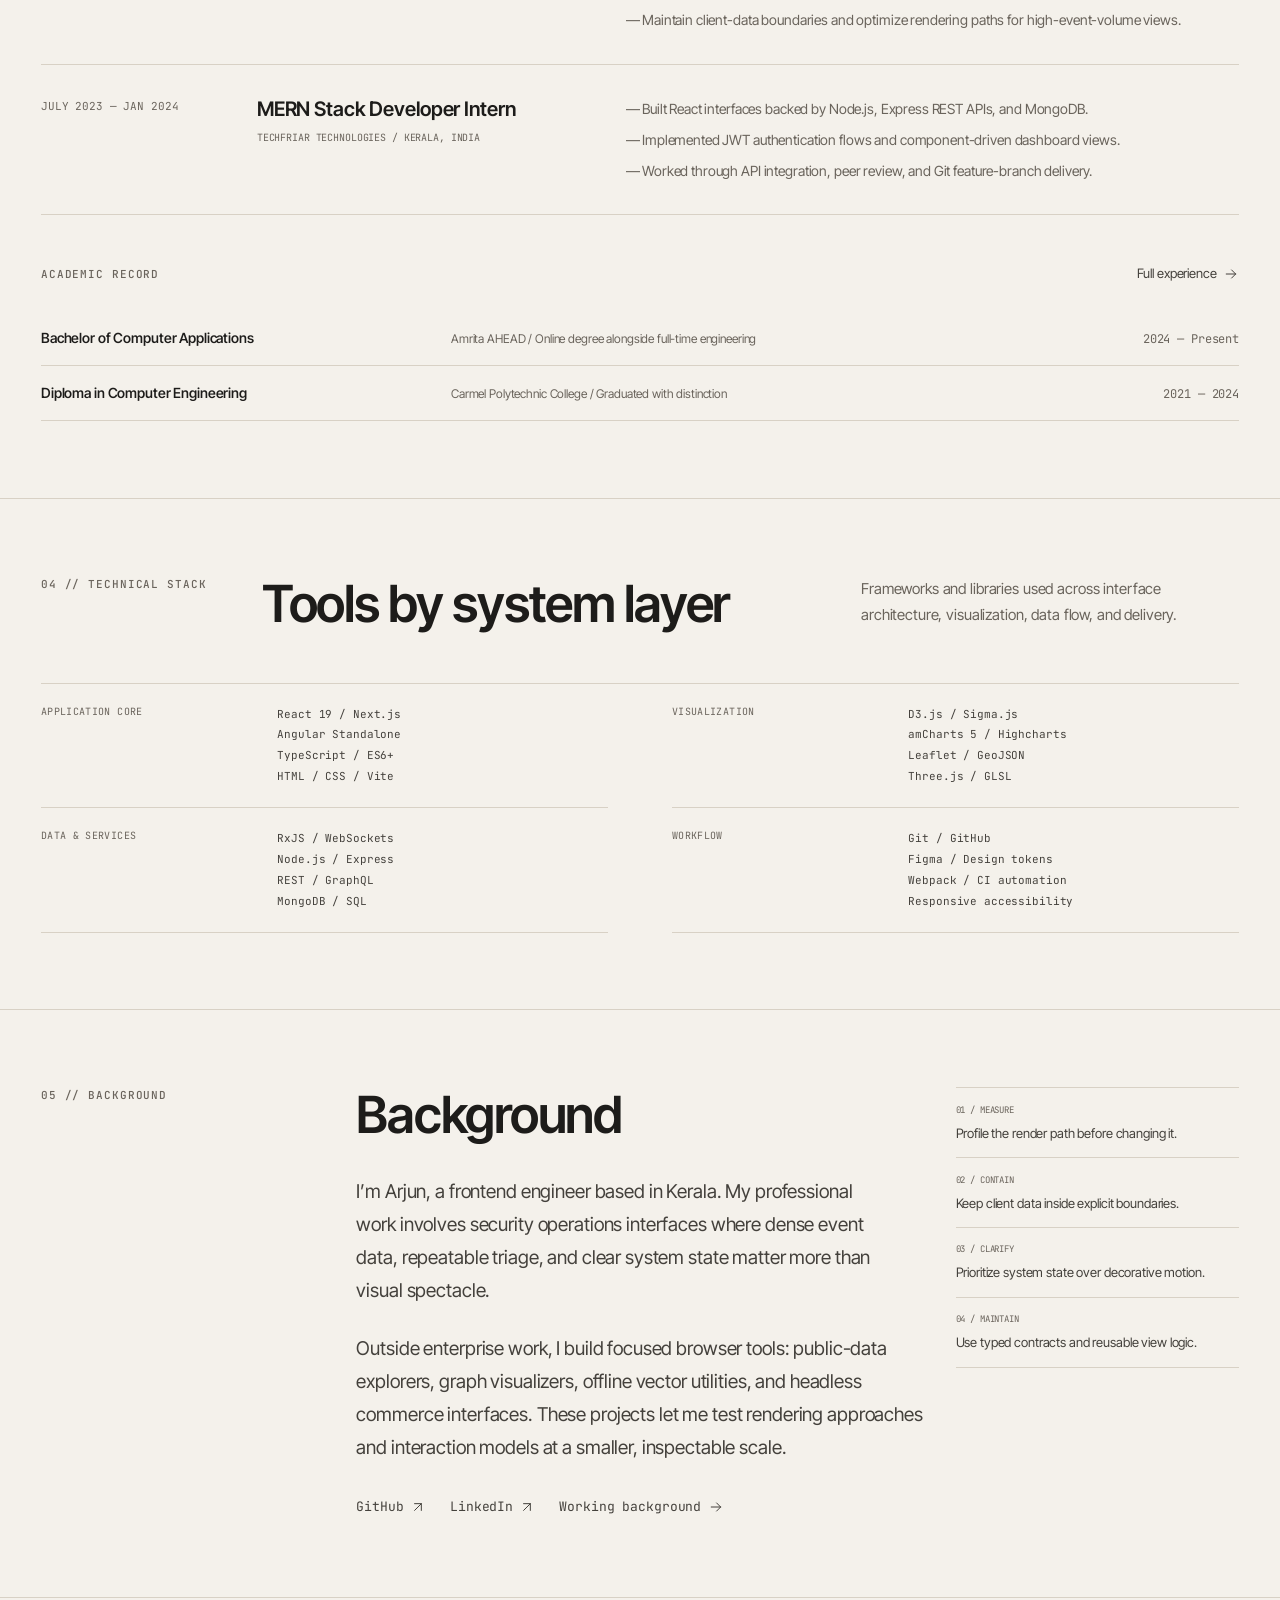
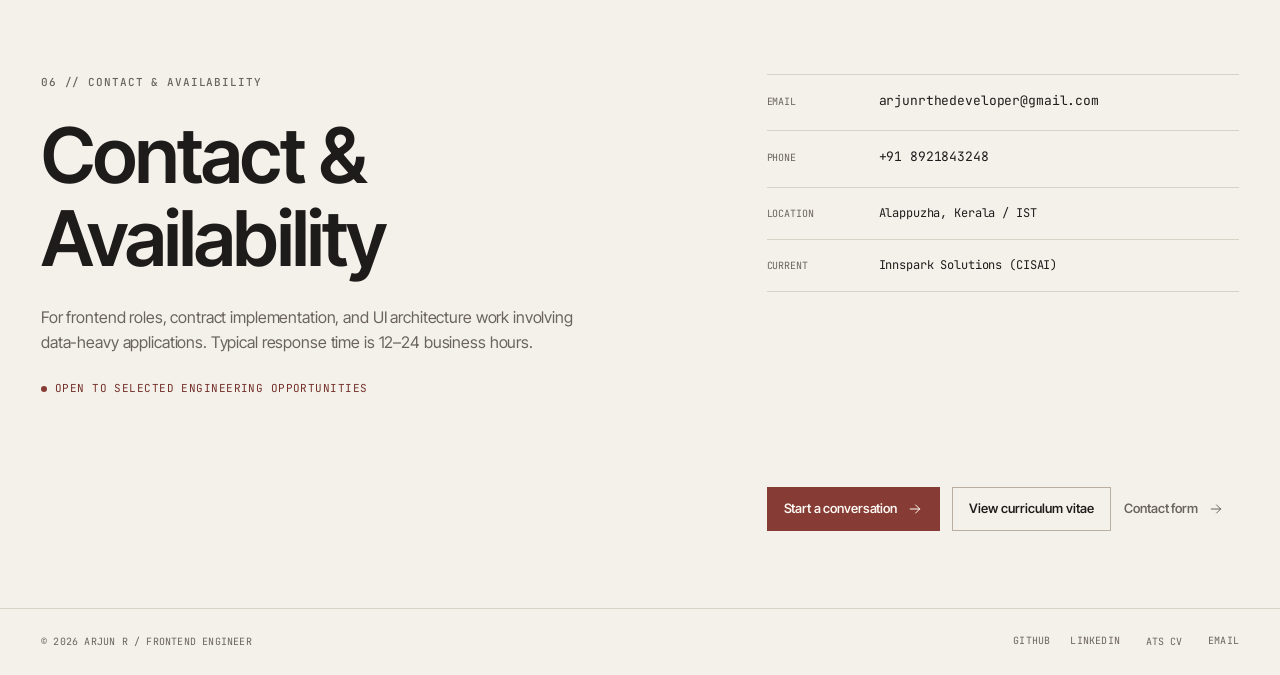
<file: projects.html>
<!DOCTYPE html>
<html lang="en">
<head>
  <meta charset="utf-8">
  <meta name="viewport" content="width=device-width, initial-scale=1">
  <meta http-equiv="refresh" content="0; url=index.html#work">
  <link rel="canonical" href="https://arjun-portfolio-03.vercel.app/index.html#work">
  <title>Projects — Arjun R</title>
  <script>window.location.replace('index.html#work');</script>
</head>
<body>
  <p>The project case studies and archive now live on the main portfolio. <a href="index.html#work">Open Selected Systems</a>.</p>
</body>
</html>
</file>
<file: assets/custom.css>
/* Arjun R — engineering portfolio / warm editorial system */

:root {
  color-scheme: light;
  --bg: #f4f1eb;
  --surface: #fbf9f5;
  --surface-subtle: #eae5dc;
  --ink: #1d1c1a;
  --ink-soft: #44413c;
  --muted: #6a645c;
  --line: #d8d1c5;
  --line-strong: #b9afa1;
  --accent: #863c35;
  --accent-text: #743029;
  --accent-soft: #f0e0d9;
  --on-accent: #fffaf5;
  --backdrop: rgba(18, 16, 14, 0.7);
  --font-sans: "Inter Tight", "Inter", -apple-system, BlinkMacSystemFont, "Segoe UI", sans-serif;
  --font-mono: "JetBrains Mono", "SFMono-Regular", Consolas, monospace;
  --ease-out: cubic-bezier(0.2, 0, 0, 1);
  --duration-fast: 150ms;
  --duration-ui: 180ms;
  --container: 1440px;
  --gutter: clamp(1rem, 3.2vw, 3rem);
  --section-space: clamp(4rem, 6vw, 6rem);
  --content-gap: clamp(2.5rem, 5vw, 5rem);
}

html.dark {
  color-scheme: dark;
  --bg: #121210;
  --surface: #1a1917;
  --surface-subtle: #22211e;
  --ink: #f0ece4;
  --ink-soft: #c7c0b5;
  --muted: #979084;
  --line: #34312c;
  --line-strong: #514b43;
  --accent: #d39a7b;
  --accent-text: #dfaa92;
  --accent-soft: #34231e;
  --on-accent: #24130e;
}

*,
*::before,
*::after {
  box-sizing: border-box;
}

html {
  height: 100%;
  scroll-behavior: smooth;
  scroll-padding-top: 5rem;
  -webkit-text-size-adjust: 100%;
}

body {
  min-width: 320px;
  min-height: 100%;
  margin: 0;
  overflow-x: hidden;
  background: var(--bg);
  color: var(--ink-soft);
  font-family: var(--font-sans);
  font-size: 16px;
  line-height: 1.6;
  letter-spacing: -0.008em;
  -webkit-font-smoothing: antialiased;
  text-rendering: optimizeLegibility;
  transition: background-color var(--duration-ui) var(--ease-out), color var(--duration-ui) var(--ease-out);
}

body.dialog-open {
  overflow: hidden;
}

body.site-body {
  display: flex;
  flex-direction: column;
}

body.site-body > main {
  flex: 1 0 auto;
}

.site-header,
.site-footer {
  flex-shrink: 0;
}

h1,
h2,
h3,
h4,
p,
figure,
dl,
dd {
  margin: 0;
}

h1,
h2,
h3,
h4 {
  color: var(--ink);
  font-weight: 600;
  line-height: 1.08;
}

h1,
.display-title {
  letter-spacing: -0.03em;
}

h2 {
  letter-spacing: -0.025em;
}

p {
  text-wrap: pretty;
}

a {
  color: inherit;
  text-decoration: none;
}

button,
input,
textarea,
select {
  border-radius: 0;
  color: inherit;
  font: inherit;
}

button {
  border: 0;
  cursor: pointer;
}

img,
svg,
iframe {
  display: block;
}

img {
  max-width: 100%;
}

ul,
ol {
  margin: 0;
  padding: 0;
}

[hidden] {
  display: none !important;
}

.sr-only {
  position: absolute !important;
  width: 1px !important;
  height: 1px !important;
  padding: 0 !important;
  margin: -1px !important;
  overflow: hidden !important;
  clip: rect(0, 0, 0, 0) !important;
  white-space: nowrap !important;
  border: 0 !important;
}

::selection {
  background: var(--accent-soft);
  color: var(--ink);
}

:focus-visible {
  outline: 2px solid var(--accent);
  outline-offset: 3px;
}

.font-mono,
.mono,
time,
.metric-value,
.metric-label,
.work-date,
.case-metric strong,
.archive-number,
.live-clock {
  font-family: var(--font-mono);
  font-variant-numeric: tabular-nums lining-nums;
}

.shell {
  width: min(100%, var(--container));
  margin-inline: auto;
  padding-inline: var(--gutter);
}

.skip-link {
  position: fixed;
  top: 0.75rem;
  left: 0.75rem;
  z-index: 200;
  padding: 0.65rem 0.9rem;
  transform: translateY(-180%);
  background: var(--accent);
  color: var(--on-accent);
  font-family: var(--font-mono);
  font-size: 0.75rem;
  transition: transform var(--duration-fast) var(--ease-out);
}

.skip-link:focus {
  transform: translateY(0);
}

/* Navigation */
.site-header {
  position: sticky;
  top: 0;
  z-index: 40;
  border-bottom: 1px solid var(--line);
  background: var(--bg);
  transition: background-color var(--duration-ui) var(--ease-out), border-color var(--duration-ui) var(--ease-out);
}

.header-inner {
  position: relative;
  display: flex;
  min-height: 4rem;
  align-items: center;
  gap: 2rem;
}

.brand {
  display: inline-flex;
  flex: 0 0 auto;
  align-items: baseline;
  gap: 0.75rem;
  color: var(--ink);
  font-size: 1rem;
  font-weight: 650;
  letter-spacing: -0.025em;
}

.brand-meta {
  color: var(--muted);
  font-family: var(--font-mono);
  font-size: 0.625rem;
  font-weight: 400;
  letter-spacing: 0.04em;
}

.site-nav {
  display: flex;
  align-items: center;
  gap: 1.5rem;
  margin-left: auto;
}

.nav-link,
.text-link {
  position: relative;
}

.nav-link {
  padding-block: 1.45rem;
  color: var(--muted);
  font-family: var(--font-mono);
  font-size: 0.6875rem;
  letter-spacing: 0.025em;
  text-transform: uppercase;
  transition: color var(--duration-ui) var(--ease-out);
}

.nav-link::after,
.text-link::after {
  position: absolute;
  right: 0;
  bottom: 0;
  left: 0;
  height: 1px;
  transform: scaleX(0);
  transform-origin: left;
  background: currentColor;
  content: "";
  transition: transform var(--duration-ui) var(--ease-out);
}

.nav-link::after {
  bottom: 0.9rem;
}

.nav-link:hover,
.nav-link[aria-current="location"],
.text-link:hover {
  color: var(--ink);
}

.nav-link:hover::after,
.nav-link[aria-current="location"]::after,
.text-link:hover::after {
  transform: scaleX(1);
}

.header-actions {
  display: flex;
  align-items: center;
  gap: 0.5rem;
}

.icon-button,
.menu-button,
.header-cv-button {
  display: inline-flex;
  min-height: 2.25rem;
  align-items: center;
  justify-content: center;
  border: 1px solid var(--line);
  background: transparent;
  color: var(--ink-soft);
  transition: background-color var(--duration-ui) var(--ease-out), border-color var(--duration-ui) var(--ease-out), color var(--duration-ui) var(--ease-out);
}

.icon-button:hover,
.menu-button:hover,
.header-cv-button:hover {
  border-color: var(--line-strong);
  background: var(--surface-subtle);
  color: var(--ink);
}

.header-cv-button {
  gap: 0.5rem;
  padding-inline: 0.8rem;
  font-family: var(--font-mono);
  font-size: 0.6875rem;
}

.icon-button,
.menu-button {
  width: 2.25rem;
  padding: 0;
}

.icon-button svg,
.menu-button svg,
.header-cv-button svg,
.button svg,
.text-link svg,
.preview-bar-button svg,
.inline-icon {
  width: 1rem;
  height: 1rem;
  flex: 0 0 auto;
  fill: none;
  stroke: currentColor;
  stroke-linecap: square;
  stroke-linejoin: miter;
  stroke-width: 1.5;
}

.menu-button {
  display: none;
}

/* Shared type and controls */
.eyebrow,
.section-number,
.meta-label {
  color: var(--muted);
  font-family: var(--font-mono);
  font-size: 0.6875rem;
  font-weight: 500;
  letter-spacing: 0.08em;
  line-height: 1.5;
  text-transform: uppercase;
}

.availability {
  display: inline-flex;
  align-items: center;
  gap: 0.5rem;
  color: var(--accent-text);
  font-family: var(--font-mono);
  font-size: 0.6875rem;
  letter-spacing: 0.04em;
  text-transform: uppercase;
}

.signal-dot {
  width: 0.375rem;
  height: 0.375rem;
  flex: 0 0 auto;
  border-radius: 50%;
  background: var(--accent);
}

.button {
  display: inline-flex;
  min-height: 2.75rem;
  align-items: center;
  justify-content: center;
  gap: 0.65rem;
  padding: 0.7rem 1rem;
  border: 1px solid transparent;
  font-size: 0.8125rem;
  font-weight: 550;
  line-height: 1.2;
  transition: background-color var(--duration-ui) var(--ease-out), border-color var(--duration-ui) var(--ease-out), color var(--duration-ui) var(--ease-out);
}

.button-primary {
  border-color: var(--accent);
  background: var(--accent);
  color: var(--on-accent);
}

.button-primary:hover {
  border-color: var(--accent-text);
  background: var(--accent-text);
  color: var(--on-accent);
}

html.dark .button-primary:hover {
  border-color: #dfaa92;
  background: #dfaa92;
  color: #24130e;
}

.button-secondary {
  border-color: var(--line-strong);
  background: transparent;
  color: var(--ink);
}

.button-secondary:hover {
  border-color: var(--ink-soft);
  background: var(--surface-subtle);
}

.button-quiet {
  min-height: 2.5rem;
  padding-inline: 0;
  color: var(--muted);
}

.button-quiet:hover {
  color: var(--ink);
}

.text-link {
  display: inline-flex;
  align-items: center;
  gap: 0.4rem;
  padding-bottom: 0.15rem;
  font-size: 0.8125rem;
}

.section {
  padding-block: var(--section-space);
  border-top: 1px solid var(--line);
}

.section-heading {
  display: grid;
  grid-template-columns: minmax(10rem, 2fr) minmax(0, 6fr) minmax(16rem, 4fr);
  gap: 2rem;
  align-items: start;
  margin-bottom: clamp(2rem, 4vw, 3.5rem);
}

.section-title {
  max-width: 16ch;
  font-size: clamp(2rem, 4vw, 3.5rem);
}

.section-intro {
  max-width: 32rem;
  color: var(--muted);
  font-size: 0.9375rem;
  line-height: 1.7;
}

/* Hero */
.hero {
  padding-block: clamp(3rem, 5.5vw, 5.5rem);
}

.hero-grid {
  display: grid;
  grid-template-columns: repeat(12, minmax(0, 1fr));
  gap: 2rem;
  align-items: center;
}

.hero-copy {
  grid-column: 1 / span 8;
}

.hero-aside {
  grid-column: 10 / span 3;
}

.hero-title {
  max-width: 12ch;
  margin-top: 1.5rem;
  font-size: clamp(3rem, 6.1vw, 6.5rem);
  font-weight: 560;
  line-height: 0.98;
}

.hero-summary {
  max-width: 44rem;
  margin-top: 1.5rem;
  color: var(--muted);
  font-size: clamp(1rem, 1.5vw, 1.1875rem);
  line-height: 1.65;
}

.hero-summary strong {
  color: var(--ink);
  font-weight: 550;
}

.hero-actions {
  display: flex;
  flex-wrap: wrap;
  gap: 0.75rem;
  margin-top: 1.5rem;
}

.metrics {
  display: grid;
  grid-template-columns: repeat(3, minmax(0, 1fr));
  max-width: 43rem;
  margin-top: 2.25rem;
  border-block: 1px solid var(--line);
}

.metric {
  padding: 1rem 1rem 1rem 0;
}

.metric + .metric {
  padding-left: 1rem;
  border-left: 1px solid var(--line);
}

.metric-value {
  display: block;
  color: var(--ink);
  font-size: 1rem;
  font-weight: 500;
  line-height: 1.3;
}

.metric-label {
  display: block;
  margin-top: 0.3rem;
  color: var(--muted);
  font-size: 0.625rem;
  letter-spacing: 0.03em;
  text-transform: uppercase;
}

.portrait {
  width: 100%;
  max-width: 18rem;
  border: 1px solid var(--line);
  background: var(--surface);
}

.portrait-image {
  width: 100%;
  height: auto;
  aspect-ratio: auto;
  object-fit: contain;
}

.portrait figcaption {
  display: flex;
  align-items: flex-start;
  justify-content: space-between;
  gap: 1rem;
  padding: 0.8rem;
  border-top: 1px solid var(--line);
  color: var(--muted);
  font-family: var(--font-mono);
  font-size: 0.5625rem;
  line-height: 1.6;
  text-transform: uppercase;
}

/* Project controls */
.project-toolbar {
  display: flex;
  align-items: stretch;
  justify-content: space-between;
  border-block: 1px solid var(--line);
}

.filter-list {
  display: flex;
  min-width: 0;
  align-items: stretch;
  overflow-x: auto;
  scrollbar-width: none;
}

.filter-list::-webkit-scrollbar {
  display: none;
}

.filter-button {
  position: relative;
  flex: 0 0 auto;
  padding: 0.95rem 1rem;
  border-right: 1px solid var(--line);
  background: transparent;
  color: var(--muted);
  font-family: var(--font-mono);
  font-size: 0.625rem;
  letter-spacing: 0.04em;
  white-space: nowrap;
  transition: background-color var(--duration-ui) var(--ease-out), color var(--duration-ui) var(--ease-out), border-color var(--duration-ui) var(--ease-out);
}

.filter-button:first-child {
  border-left: 1px solid var(--line);
}

.filter-button:hover {
  background: var(--surface-subtle);
  color: var(--ink);
}

.filter-button[aria-pressed="true"] {
  background: var(--accent-soft);
  color: var(--accent-text);
}

.project-search {
  position: relative;
  width: min(22rem, 30vw);
  flex: 0 0 auto;
  border-left: 1px solid var(--line);
}

.project-search svg {
  position: absolute;
  top: 50%;
  left: 1rem;
  width: 1rem;
  height: 1rem;
  transform: translateY(-50%);
  fill: none;
  stroke: var(--muted);
  stroke-width: 1.5;
  pointer-events: none;
}

.project-search input {
  width: 100%;
  height: 100%;
  min-height: 3rem;
  padding: 0.8rem 1rem 0.8rem 2.75rem;
  border: 0;
  background: transparent;
  color: var(--ink);
  font-family: var(--font-mono);
  font-size: 0.6875rem;
  outline: 0;
  transition: background-color var(--duration-ui) var(--ease-out), box-shadow var(--duration-ui) var(--ease-out);
}

.project-search input::placeholder {
  color: var(--muted);
}

.project-search input:focus {
  background: var(--surface-subtle);
  box-shadow: inset 0 -1px 0 var(--accent);
}

.results-line {
  display: flex;
  align-items: center;
  justify-content: space-between;
  gap: 1rem;
  padding-block: 0.75rem;
  border-bottom: 1px solid var(--line);
  color: var(--muted);
  font-family: var(--font-mono);
  font-size: 0.625rem;
  letter-spacing: 0.03em;
  text-transform: uppercase;
}

/* Featured case studies */
.case-study {
  display: grid;
  grid-template-columns: repeat(12, minmax(0, 1fr));
  gap: 2rem;
  align-items: start;
  padding-block: clamp(2.5rem, 5vw, 4rem);
  border-bottom: 1px solid var(--line);
}

.case-copy {
  grid-column: 9 / span 4;
}

.case-media {
  grid-column: 1 / span 7;
  grid-row: 1;
  width: 100%;
  max-width: 36rem;
  justify-self: start;
}

.case-study.reverse .case-copy {
  grid-column: 1 / span 4;
}

.case-study.reverse .case-media {
  grid-column: 6 / span 7;
  justify-self: end;
}

.case-topline {
  display: flex;
  align-items: center;
  justify-content: space-between;
  gap: 1rem;
  margin-bottom: 1.25rem;
  color: var(--muted);
  font-family: var(--font-mono);
  font-size: 0.625rem;
  letter-spacing: 0.04em;
  text-transform: uppercase;
}

.case-title {
  max-width: 18ch;
  font-size: clamp(1.75rem, 3vw, 2.75rem);
  line-height: 1.05;
}

.case-description {
  margin-top: 1.25rem;
  color: var(--muted);
  font-size: 0.9375rem;
  line-height: 1.7;
}

.stack-metadata {
  margin-top: 1.25rem;
  color: var(--ink-soft);
  font-family: var(--font-mono);
  font-size: 0.625rem;
  letter-spacing: 0.025em;
  line-height: 1.8;
  text-transform: uppercase;
}

.architecture-list {
  margin-top: 1.75rem;
  border-top: 1px solid var(--line);
}

.architecture-row {
  display: grid;
  grid-template-columns: 5.25rem minmax(0, 1fr);
  gap: 0.75rem;
  padding-block: 0.75rem;
  border-bottom: 1px solid var(--line);
  font-size: 0.75rem;
  line-height: 1.6;
}

.architecture-row dt {
  color: var(--muted);
  font-family: var(--font-mono);
  font-size: 0.5625rem;
  letter-spacing: 0.04em;
  text-transform: uppercase;
}

.architecture-row dd {
  color: var(--ink-soft);
}

.case-metrics {
  display: grid;
  grid-template-columns: repeat(3, minmax(0, 1fr));
  margin-top: 1.5rem;
  border-bottom: 1px solid var(--line);
}

.case-metric {
  min-width: 0;
  padding: 0 0.65rem 0.9rem 0;
}

.case-metric + .case-metric {
  padding-left: 0.65rem;
  border-left: 1px solid var(--line);
}

.case-metric strong {
  display: block;
  overflow-wrap: anywhere;
  color: var(--ink);
  font-size: 0.75rem;
  font-weight: 500;
  line-height: 1.45;
}

.case-metric span {
  display: block;
  margin-top: 0.25rem;
  color: var(--muted);
  font-family: var(--font-mono);
  font-size: 0.5rem;
  letter-spacing: 0.025em;
  line-height: 1.5;
  text-transform: uppercase;
}

.case-actions {
  display: flex;
  flex-wrap: wrap;
  gap: 1rem;
  margin-top: 1.25rem;
}

.preview-frame {
  min-width: 0;
  margin: 0;
  border: 1px solid var(--line);
  background: var(--surface);
}

.preview-bar {
  display: flex;
  min-height: 2.5rem;
  align-items: center;
  justify-content: space-between;
  gap: 1rem;
  padding-left: 0.85rem;
  border-bottom: 1px solid var(--line);
  color: var(--muted);
  font-family: var(--font-mono);
  font-size: 0.5625rem;
  letter-spacing: 0.04em;
  text-transform: uppercase;
}

.preview-bar-button {
  display: inline-flex;
  align-self: stretch;
  align-items: center;
  gap: 0.5rem;
  padding-inline: 0.85rem;
  border-left: 1px solid var(--line);
  background: transparent;
  color: var(--ink-soft);
  font-family: var(--font-mono);
  font-size: 0.5625rem;
  letter-spacing: 0.03em;
  text-transform: uppercase;
  transition: background-color var(--duration-ui) var(--ease-out), color var(--duration-ui) var(--ease-out);
}

.preview-bar-button:hover {
  background: var(--surface-subtle);
  color: var(--ink);
}

.preview-image {
  width: 100%;
  height: auto;
  aspect-ratio: auto;
  object-fit: contain;
}

/* Project archive */
.archive {
  padding-top: clamp(2.5rem, 4vw, 3.5rem);
}

.archive-heading {
  display: flex;
  align-items: baseline;
  justify-content: space-between;
  gap: 1rem;
  padding-bottom: 1rem;
}

.archive-title {
  font-size: 1.375rem;
}

.archive-count {
  color: var(--muted);
  font-family: var(--font-mono);
  font-size: 0.625rem;
  font-variant-numeric: tabular-nums;
  text-transform: uppercase;
}

.archive-columns,
.archive-row {
  display: grid;
  grid-template-columns: 3rem minmax(16rem, 1.7fr) minmax(7rem, 0.65fr) minmax(12rem, 1fr) 5rem;
  gap: 1rem;
  align-items: center;
}

.archive-columns {
  padding-block: 0.65rem;
  border-block: 1px solid var(--line);
  color: var(--muted);
  font-family: var(--font-mono);
  font-size: 0.5625rem;
  letter-spacing: 0.04em;
  text-transform: uppercase;
}

.archive-row {
  padding-block: 1rem;
  border-bottom: 1px solid var(--line);
  transition: background-color var(--duration-ui) var(--ease-out);
}

.archive-row:hover {
  background: var(--surface-subtle);
}

.archive-number,
.archive-category,
.archive-stack,
.archive-link {
  font-family: var(--font-mono);
  font-size: 0.625rem;
  font-variant-numeric: tabular-nums;
}

.archive-number,
.archive-category,
.archive-stack {
  color: var(--muted);
}

.archive-number {
  padding-left: 0.25rem;
}

.archive-category {
  line-height: 1.6;
  text-transform: uppercase;
}

.archive-stack {
  line-height: 1.7;
  text-transform: uppercase;
}

.archive-name {
  color: var(--ink);
  font-size: 0.9375rem;
  font-weight: 550;
  line-height: 1.35;
}

.archive-summary {
  margin-top: 0.25rem;
  color: var(--muted);
  font-size: 0.75rem;
  line-height: 1.5;
}

.archive-link {
  justify-self: end;
  padding: 0.25rem;
  color: var(--ink-soft);
}

.no-results {
  padding-block: 3rem;
  border-bottom: 1px solid var(--line);
  color: var(--muted);
  font-size: 0.9375rem;
  text-align: center;
}

/* Engineering index */
.core-list {
  border-top: 1px solid var(--line);
}

.core-row {
  display: grid;
  grid-template-columns: 3rem minmax(12rem, 1.1fr) minmax(18rem, 2fr) minmax(10rem, 0.9fr);
  gap: 1.5rem;
  padding-block: 1.75rem;
  border-bottom: 1px solid var(--line);
  align-items: start;
}

.core-number,
.core-tools {
  color: var(--muted);
  font-family: var(--font-mono);
  font-size: 0.625rem;
  line-height: 1.7;
}

.core-title {
  font-size: 1.125rem;
  line-height: 1.3;
}

.core-description {
  color: var(--muted);
  font-size: 0.875rem;
  line-height: 1.7;
}

.core-tools {
  text-transform: uppercase;
}

/* Experience and education */
.work-list {
  border-top: 1px solid var(--line);
}

.work-entry {
  display: grid;
  grid-template-columns: minmax(9rem, 1.2fr) minmax(15rem, 2.2fr) minmax(22rem, 4fr);
  gap: 2rem;
  padding-block: 2rem;
  border-bottom: 1px solid var(--line);
}

.work-date {
  color: var(--muted);
  font-size: 0.6875rem;
  line-height: 1.7;
  text-transform: uppercase;
}

.work-role {
  font-size: 1.25rem;
  line-height: 1.25;
}

.work-company {
  margin-top: 0.5rem;
  color: var(--muted);
  font-family: var(--font-mono);
  font-size: 0.625rem;
  line-height: 1.6;
  text-transform: uppercase;
}

.work-points {
  list-style: none;
}

.work-points li {
  position: relative;
  padding-left: 1rem;
  color: var(--muted);
  font-size: 0.875rem;
  line-height: 1.7;
}

.work-points li + li {
  margin-top: 0.45rem;
}

.work-points li::before {
  position: absolute;
  left: 0;
  content: "—";
}

.education-block {
  margin-top: 3rem;
}

.education-row {
  display: grid;
  grid-template-columns: minmax(12rem, 2fr) minmax(15rem, 3fr) minmax(8rem, 1fr);
  gap: 2rem;
  padding-block: 1rem;
  border-bottom: 1px solid var(--line);
  align-items: baseline;
}

.education-name {
  color: var(--ink);
  font-size: 0.875rem;
  font-weight: 550;
}

.education-detail,
.education-date {
  color: var(--muted);
  font-size: 0.75rem;
}

.education-date {
  justify-self: end;
  font-family: var(--font-mono);
  font-variant-numeric: tabular-nums;
}

/* Stack */
.stack-index {
  display: grid;
  grid-template-columns: repeat(2, minmax(0, 1fr));
  column-gap: 4rem;
  border-top: 1px solid var(--line);
}

.stack-row {
  display: grid;
  grid-template-columns: minmax(8rem, 0.8fr) minmax(0, 1.2fr);
  gap: 1rem;
  padding-block: 1.25rem;
  border-bottom: 1px solid var(--line);
}

.stack-row dt {
  color: var(--muted);
  font-family: var(--font-mono);
  font-size: 0.625rem;
  letter-spacing: 0.035em;
  text-transform: uppercase;
}

.stack-row dd {
  color: var(--ink-soft);
  font-family: var(--font-mono);
  font-size: 0.6875rem;
  line-height: 1.9;
}

/* Background */
.background-grid {
  display: grid;
  grid-template-columns: minmax(14rem, 3fr) minmax(0, 6fr) minmax(14rem, 3fr);
  gap: 2rem;
}

.background-copy {
  grid-column: 2;
}

.background-copy p {
  color: var(--ink-soft);
  font-size: clamp(1rem, 1.6vw, 1.1875rem);
  line-height: 1.75;
}

.background-copy p + p {
  margin-top: 1.5rem;
}

.background-links {
  display: flex;
  flex-wrap: wrap;
  gap: 1.5rem;
  margin-top: 2rem;
  font-family: var(--font-mono);
  font-size: 0.6875rem;
}

.principles {
  grid-column: 3;
  border-top: 1px solid var(--line);
}

.principle {
  padding-block: 0.9rem;
  border-bottom: 1px solid var(--line);
}

.principle span {
  display: block;
  color: var(--muted);
  font-family: var(--font-mono);
  font-size: 0.5625rem;
  text-transform: uppercase;
}

.principle p {
  margin-top: 0.35rem;
  color: var(--ink-soft);
  font-size: 0.8125rem;
  line-height: 1.55;
}

/* Contact */
.contact-grid {
  display: grid;
  grid-template-columns: minmax(0, 7fr) minmax(18rem, 5fr);
  gap: var(--content-gap);
  align-items: start;
}

.contact-title {
  max-width: 10ch;
  margin-top: 1.5rem;
  font-size: clamp(2.75rem, 6vw, 5.5rem);
}

.contact-copy {
  max-width: 34rem;
  margin-top: 1.5rem;
  color: var(--muted);
  font-size: 1rem;
}

.contact-copy + .availability {
  margin-top: 1.5rem;
}

.contact-details {
  border-top: 1px solid var(--line);
}

.contact-detail {
  display: grid;
  grid-template-columns: 6rem minmax(0, 1fr);
  gap: 1rem;
  padding-block: 1rem;
  border-bottom: 1px solid var(--line);
  align-items: baseline;
}

.contact-detail dt {
  color: var(--muted);
  font-family: var(--font-mono);
  font-size: 0.625rem;
  text-transform: uppercase;
}

.contact-detail dd {
  min-width: 0;
  overflow-wrap: anywhere;
  color: var(--ink);
  font-family: var(--font-mono);
  font-size: 0.75rem;
}

.contact-actions {
  display: flex;
  flex-wrap: wrap;
  gap: 0.75rem;
  margin-top: 1.5rem;
  grid-column: 2;
}

/* Footer */
.site-footer {
  border-top: 1px solid var(--line);
  background: var(--bg);
}

.footer-inner {
  display: flex;
  align-items: center;
  justify-content: space-between;
  gap: 1.5rem;
  padding-block: 1.5rem;
  color: var(--muted);
  font-family: var(--font-mono);
  font-size: 0.625rem;
  letter-spacing: 0.02em;
  text-transform: uppercase;
}

.footer-links {
  display: flex;
  flex-wrap: wrap;
  gap: 1.25rem;
}

.footer-link {
  background: transparent;
  color: inherit;
  font: inherit;
  text-transform: inherit;
  transition: color var(--duration-ui) var(--ease-out);
}

.footer-link:hover {
  color: var(--ink);
}

/* Standalone pages */
.page-main {
  padding-block: clamp(3rem, 5vw, 5rem) var(--section-space);
}

.page-intro {
  display: grid;
  grid-template-columns: minmax(10rem, 3fr) minmax(0, 9fr);
  gap: 2rem;
  margin-bottom: clamp(2.5rem, 5vw, 4rem);
}

.page-title {
  max-width: 14ch;
  margin-top: 1.25rem;
  font-size: clamp(3rem, 7vw, 6rem);
}

.page-summary {
  max-width: 40rem;
  margin-top: 1.5rem;
  color: var(--muted);
  font-size: 1.0625rem;
}

.page-section + .page-section {
  margin-top: clamp(3rem, 5vw, 4.5rem);
}

.page-section-heading {
  display: flex;
  align-items: baseline;
  justify-content: space-between;
  gap: 1rem;
  margin-bottom: 1.5rem;
}

.page-section-title {
  font-size: 1.75rem;
}

.profile-grid {
  display: grid;
  grid-template-columns: minmax(0, 7fr) minmax(16rem, 3fr);
  gap: var(--content-gap);
  padding-top: 2rem;
  border-top: 1px solid var(--line);
}

.profile-copy p {
  color: var(--ink-soft);
  font-size: 1.0625rem;
  line-height: 1.8;
}

.profile-copy p + p {
  margin-top: 1.25rem;
}

.profile-facts {
  border-top: 1px solid var(--line);
}

.profile-fact {
  padding-block: 0.9rem;
  border-bottom: 1px solid var(--line);
}

.profile-fact dt {
  color: var(--muted);
  font-family: var(--font-mono);
  font-size: 0.625rem;
  text-transform: uppercase;
}

.profile-fact dd {
  margin-top: 0.35rem;
  color: var(--ink);
  font-size: 0.875rem;
}

/* Contact page and forms */
.contact-page-grid {
  display: grid;
  grid-template-columns: minmax(16rem, 4fr) minmax(0, 7fr);
  gap: var(--content-gap);
  padding-top: 2rem;
  border-top: 1px solid var(--line);
}

.contact-direct {
  border-top: 1px solid var(--line);
}

.direct-row {
  display: grid;
  grid-template-columns: minmax(0, 1fr) auto;
  gap: 0.75rem;
  padding-block: 0.9rem;
  border-bottom: 1px solid var(--line);
  align-items: center;
}

.direct-label {
  display: block;
  color: var(--muted);
  font-family: var(--font-mono);
  font-size: 0.5625rem;
  text-transform: uppercase;
}

.direct-value {
  display: block;
  margin-top: 0.25rem;
  overflow-wrap: anywhere;
  color: var(--ink);
  font-family: var(--font-mono);
  font-size: 0.6875rem;
}

.copy-button {
  padding: 0.4rem;
  background: transparent;
  color: var(--muted);
  font-family: var(--font-mono);
  font-size: 0.5625rem;
  text-transform: uppercase;
  transition: color var(--duration-ui) var(--ease-out), background-color var(--duration-ui) var(--ease-out);
}

.copy-button:hover {
  background: var(--surface-subtle);
  color: var(--ink);
}

.copy-status,
.form-status {
  min-height: 1.25rem;
  margin-top: 0.75rem;
  color: var(--accent-text);
  font-family: var(--font-mono);
  font-size: 0.625rem;
}

.contact-form {
  display: grid;
  grid-template-columns: repeat(2, minmax(0, 1fr));
  gap: 1.25rem;
}

.form-field {
  min-width: 0;
}

.form-field.full {
  grid-column: 1 / -1;
}

.form-field label {
  display: block;
  margin-bottom: 0.45rem;
  color: var(--muted);
  font-family: var(--font-mono);
  font-size: 0.625rem;
  letter-spacing: 0.03em;
  text-transform: uppercase;
}

.form-field input,
.form-field textarea {
  width: 100%;
  padding: 0.8rem 0;
  border: 0;
  border-bottom: 1px solid var(--line-strong);
  background: transparent;
  color: var(--ink);
  font-size: 0.9375rem;
  outline: 0;
  transition: border-color var(--duration-ui) var(--ease-out), background-color var(--duration-ui) var(--ease-out);
}

.form-field textarea {
  min-height: 9rem;
  resize: vertical;
}

.form-field input::placeholder,
.form-field textarea::placeholder {
  color: var(--muted);
}

.form-field input:focus,
.form-field textarea:focus {
  border-color: var(--accent);
}

.form-actions {
  display: flex;
  grid-column: 1 / -1;
  flex-wrap: wrap;
  gap: 0.75rem;
}

.form-status {
  grid-column: 1 / -1;
  margin-top: 0;
}

/* Accessible native dialogs */
.dialog {
  width: min(72rem, calc(100vw - 2rem));
  max-width: none;
  max-height: calc(100dvh - 2rem);
  margin: auto;
  padding: 0;
  border: 0;
  overflow: visible;
  background: transparent;
  color: var(--ink-soft);
}

.dialog::backdrop {
  background: var(--backdrop);
}

.dialog[open] {
  animation: dialog-enter 200ms var(--ease-out);
}

.dialog-panel {
  display: flex;
  max-height: calc(100dvh - 2rem);
  flex-direction: column;
  overflow: hidden;
  border: 1px solid var(--line-strong);
  background: var(--surface);
}

.dialog-header {
  display: flex;
  flex: 0 0 auto;
  align-items: center;
  justify-content: space-between;
  gap: 1rem;
  padding: 0.85rem 1rem;
  border-bottom: 1px solid var(--line);
}

.dialog-heading {
  min-width: 0;
}

.dialog-kicker {
  color: var(--muted);
  font-family: var(--font-mono);
  font-size: 0.5625rem;
  letter-spacing: 0.04em;
  text-transform: uppercase;
}

.dialog-title {
  margin-top: 0.2rem;
  overflow: hidden;
  color: var(--ink);
  font-size: 1rem;
  line-height: 1.3;
  text-overflow: ellipsis;
  white-space: nowrap;
}

.dialog-controls {
  display: flex;
  flex: 0 0 auto;
  align-items: center;
  gap: 0.5rem;
}

.dialog-action {
  display: inline-flex;
  min-height: 2.25rem;
  align-items: center;
  gap: 0.4rem;
  padding-inline: 0.65rem;
  border: 1px solid var(--line);
  background: transparent;
  color: var(--ink-soft);
  font-family: var(--font-mono);
  font-size: 0.5625rem;
  text-transform: uppercase;
  transition: background-color var(--duration-ui) var(--ease-out), border-color var(--duration-ui) var(--ease-out), color var(--duration-ui) var(--ease-out);
}

.dialog-action:hover {
  border-color: var(--line-strong);
  background: var(--surface-subtle);
  color: var(--ink);
}

.dialog-close {
  width: 2.25rem;
  padding: 0;
  justify-content: center;
  font-size: 1rem;
}

.preview-stage {
  min-height: 0;
  aspect-ratio: 16 / 9;
  flex: 1 1 auto;
  background: #121210;
}

.preview-stage iframe,
.preview-stage img {
  width: 100%;
  height: 100%;
  border: 0;
}

.preview-stage img {
  object-fit: contain;
}

.cv-tabs {
  display: flex;
  flex: 0 0 auto;
  gap: 0;
  padding: 0.75rem 1rem 0;
  background: var(--surface);
}

.cv-tab {
  padding: 0.55rem 0.8rem;
  border: 1px solid var(--line);
  background: transparent;
  color: var(--muted);
  font-family: var(--font-mono);
  font-size: 0.625rem;
  transition: background-color var(--duration-ui) var(--ease-out), color var(--duration-ui) var(--ease-out), border-color var(--duration-ui) var(--ease-out);
}

.cv-tab + .cv-tab {
  border-left: 0;
}

.cv-tab[aria-selected="true"] {
  background: var(--accent-soft);
  color: var(--accent-text);
}

.cv-stage {
  min-height: 0;
  height: min(72vh, 56rem);
  flex: 1 1 auto;
  margin: 0.75rem 1rem 1rem;
  border: 1px solid var(--line);
  background: #ffffff;
}

.cv-frame {
  width: 100%;
  height: 100%;
  border: 0;
  background: #ffffff;
}

@keyframes dialog-enter {
  from {
    opacity: 0;
    transform: translateY(8px);
  }
  to {
    opacity: 1;
    transform: translateY(0);
  }
}

/* Responsive */
@media (max-width: 1180px) {
  .brand-meta {
    display: none;
  }

  .header-inner {
    gap: 1rem;
  }

  .site-nav {
    gap: 1rem;
  }

  .hero-copy {
    grid-column: 1 / span 8;
  }

  .hero-aside {
    grid-column: 9 / span 4;
  }

  .case-copy,
  .case-study.reverse .case-copy {
    grid-column: 8 / span 5;
  }

  .case-media,
  .case-study.reverse .case-media {
    grid-column: 1 / span 6;
  }

  .case-study.reverse .case-copy {
    grid-column: 1 / span 5;
    grid-row: 1;
  }

  .case-study.reverse .case-media {
    grid-column: 7 / span 6;
  }

  .archive-columns,
  .archive-row {
    grid-template-columns: 2.5rem minmax(14rem, 1.7fr) minmax(6rem, 0.6fr) minmax(9rem, 0.9fr) 4rem;
    gap: 0.75rem;
  }

  .core-row {
    grid-template-columns: 2.5rem minmax(11rem, 1fr) minmax(17rem, 1.7fr);
  }

  .core-tools {
    grid-column: 2 / -1;
  }

  .background-grid {
    grid-template-columns: minmax(0, 7fr) minmax(15rem, 3fr);
  }

  .background-grid > .section-number {
    grid-column: 1 / -1;
  }

  .background-copy {
    grid-column: 1;
  }

  .principles {
    grid-column: 2;
  }
}

@media (max-width: 900px) {
  .header-cv-button span:not(.button-label) {
    display: none;
  }

  .menu-button {
    display: inline-flex;
  }

  .site-nav {
    position: absolute;
    top: calc(100% + 1px);
    right: 0;
    left: 0;
    display: none;
    align-items: stretch;
    gap: 0;
    max-height: calc(100dvh - 4.0625rem);
    margin: 0;
    padding: 0.75rem var(--gutter) 1rem;
    overflow-y: auto;
    overscroll-behavior: contain;
    border-bottom: 1px solid var(--line);
    background: var(--bg);
  }

  .site-nav.is-open {
    display: flex;
    flex-direction: column;
  }

  .nav-link {
    padding-block: 0.85rem;
    border-bottom: 1px solid var(--line);
  }

  .nav-link::after {
    display: none;
  }

  .header-actions {
    margin-left: auto;
  }

  .hero-grid {
    align-items: start;
  }

  .hero-copy {
    grid-column: 1 / span 8;
  }

  .hero-aside {
    grid-column: 9 / span 4;
  }

  .hero-title {
    font-size: clamp(3rem, 7.8vw, 5rem);
  }

  .section-heading {
    grid-template-columns: 1fr 2fr;
  }

  .section-intro {
    grid-column: 2;
  }

  .project-toolbar {
    flex-direction: column;
  }

  .project-search {
    width: 100%;
    border-top: 1px solid var(--line);
    border-left: 0;
  }

  .case-study,
  .case-study.reverse {
    grid-template-columns: minmax(0, 1fr);
    gap: 1.5rem;
  }

  .case-copy,
  .case-study.reverse .case-copy {
    grid-column: 1;
    grid-row: 1;
  }

  .case-media,
  .case-study.reverse .case-media {
    grid-column: 1;
    grid-row: 2;
  }

  .case-description {
    max-width: 44rem;
  }

  .case-metrics {
    max-width: 34rem;
  }

  .archive-columns {
    display: none;
  }

  .archive-row {
    grid-template-columns: 2.5rem minmax(0, 1fr) auto;
    gap: 0.5rem 0.75rem;
    padding-block: 1.25rem;
  }

  .archive-project {
    grid-column: 2;
  }

  .archive-category {
    grid-column: 2;
  }

  .archive-stack {
    grid-column: 2 / -1;
  }

  .archive-link {
    grid-column: 3;
    grid-row: 1;
  }

  .archive-number {
    grid-row: 1;
    align-self: start;
    padding-top: 0.2rem;
  }

  .work-entry {
    grid-template-columns: minmax(8rem, 1fr) minmax(0, 3fr);
    gap: 1rem 2rem;
  }

  .work-points {
    grid-column: 2;
  }

  .stack-index {
    column-gap: 2rem;
  }

  .stack-row {
    grid-template-columns: 1fr;
    gap: 0.5rem;
  }

  .contact-grid,
  .profile-grid,
  .contact-page-grid {
    gap: var(--content-gap);
  }

  .education-row {
    grid-template-columns: minmax(0, 1fr) auto;
    gap: 0.5rem 1rem;
  }

  .education-detail {
    grid-column: 1;
    grid-row: 2;
  }

  .education-date {
    grid-column: 2;
    grid-row: 1;
  }
}

@media (max-width: 700px) {
  :root {
    --section-space: 3.25rem;
    --content-gap: 2rem;
  }

  .hero {
    padding-block: 2.5rem;
  }

  .header-cv-button {
    width: 2.25rem;
    padding: 0;
  }

  .header-cv-button .button-label {
    position: absolute;
    width: 1px;
    height: 1px;
    overflow: hidden;
    clip: rect(0, 0, 0, 0);
  }

  .hero-grid,
  .section-heading,
  .background-grid,
  .contact-grid,
  .profile-grid,
  .contact-page-grid,
  .page-intro {
    grid-template-columns: minmax(0, 1fr);
  }

  .hero-copy,
  .hero-aside,
  .section-heading > *,
  .section-intro,
  .background-grid > .section-number,
  .background-copy,
  .principles,
  .contact-grid > *,
  .contact-actions {
    grid-column: 1;
  }

  .hero-grid {
    row-gap: 1.5rem;
  }

  .hero-aside {
    width: min(100%, 14rem);
    margin-top: 0;
  }

  .hero-title {
    margin-top: 1rem;
    font-size: clamp(3rem, 14vw, 4.5rem);
  }

  .hero-summary,
  .hero-actions {
    margin-top: 1.25rem;
  }

  .section-heading {
    gap: 1rem;
    margin-bottom: 2rem;
  }

  .section-intro {
    margin-top: 0;
  }

  .metrics {
    max-width: none;
    margin-top: 2rem;
  }

  .metric {
    padding-right: 0.55rem;
  }

  .metric + .metric {
    padding-left: 0.55rem;
  }

  .metric-label {
    font-size: 0.55rem;
  }

  .filter-button {
    padding-inline: 0.8rem;
  }

  .case-study {
    gap: 1.5rem;
    padding-block: 2.25rem;
  }

  .archive {
    padding-top: 2rem;
  }

  .architecture-list {
    margin-top: 1.25rem;
  }

  .architecture-row {
    grid-template-columns: 4.5rem minmax(0, 1fr);
  }

  .core-row {
    grid-template-columns: 2rem minmax(0, 1fr);
    gap: 0.75rem;
  }

  .core-description,
  .core-tools {
    grid-column: 2;
  }

  .work-entry {
    grid-template-columns: minmax(0, 1fr);
    gap: 0.75rem;
    padding-block: 1.5rem;
  }

  .work-points {
    grid-column: 1;
    margin-top: 0;
  }

  .education-block {
    margin-top: 2rem;
  }

  .stack-index {
    grid-template-columns: minmax(0, 1fr);
  }

  .stack-row {
    grid-template-columns: minmax(8rem, 0.8fr) minmax(0, 1.2fr);
  }

  .background-copy,
  .principles {
    margin-top: 0;
  }

  .background-copy p + p,
  .background-links {
    margin-top: 1.25rem;
  }

  .contact-grid,
  .profile-grid,
  .contact-page-grid {
    gap: 2rem;
  }

  .contact-actions {
    margin-top: 0;
  }

  .footer-inner {
    align-items: flex-start;
    flex-direction: column;
    gap: 1rem;
    padding-block: 1.25rem;
  }

  .footer-links {
    gap: 1rem;
  }

  .page-main {
    padding-top: 2.5rem;
  }

  .page-intro {
    gap: 0;
    margin-bottom: 2.25rem;
  }

  .page-title,
  .page-summary {
    margin-top: 1rem;
  }

  .page-section + .page-section {
    margin-top: 3rem;
  }

  .page-section-heading {
    align-items: flex-start;
    flex-direction: column;
    margin-bottom: 1.25rem;
  }

  .profile-grid,
  .contact-page-grid {
    padding-top: 1.5rem;
  }

  .profile-grid .portrait {
    max-width: 14rem;
  }

  .contact-form {
    grid-template-columns: minmax(0, 1fr);
  }

  .form-field,
  .form-field.full,
  .form-actions,
  .form-status {
    grid-column: 1;
  }

  .dialog {
    width: calc(100vw - 1rem);
    max-height: calc(100dvh - 1rem);
  }

  .dialog-panel {
    max-height: calc(100dvh - 1rem);
  }

  .dialog-header {
    align-items: flex-start;
    padding: 0.75rem;
  }

  .dialog-controls .dialog-action:not(.dialog-close) span {
    display: none;
  }

  .dialog-action:not(.dialog-close) {
    width: 2.25rem;
    padding: 0;
    justify-content: center;
  }

  .dialog-title {
    max-width: 42vw;
  }

  .preview-stage {
    min-height: 52vh;
    aspect-ratio: auto;
  }

  .cv-tabs {
    padding-inline: 0.75rem;
  }

  .cv-stage {
    height: calc(100dvh - 10rem);
    margin: 0.75rem;
  }
}

@media (max-width: 420px) {
  .hero-actions .button {
    width: 100%;
  }

  .metrics {
    grid-template-columns: repeat(3, minmax(0, 1fr));
  }

  .metric,
  .metric + .metric {
    min-width: 0;
    padding: 0.75rem 0.35rem;
  }

  .metric + .metric {
    border-top: 0;
    border-left: 1px solid var(--line);
  }

  .metric-value {
    overflow-wrap: anywhere;
    font-size: 0.8125rem;
  }

  .metric-label {
    font-size: 0.5rem;
    line-height: 1.45;
  }

  .case-metric strong {
    font-size: 0.6875rem;
  }

  .archive-summary {
    display: none;
  }

  .stack-row {
    grid-template-columns: 1fr;
  }
}

@media (hover: none), (pointer: coarse) {
  .archive-row:hover {
    background: transparent;
  }
}

@media (prefers-reduced-motion: reduce) {
  html {
    scroll-behavior: auto;
  }

  .dialog[open] {
    animation: dialog-enter-reduced 120ms linear;
  }

  .nav-link::after,
  .text-link::after,
  .skip-link {
    transition: none;
  }

  @keyframes dialog-enter-reduced {
    from { opacity: 0; }
    to { opacity: 1; }
  }
}
</file>
